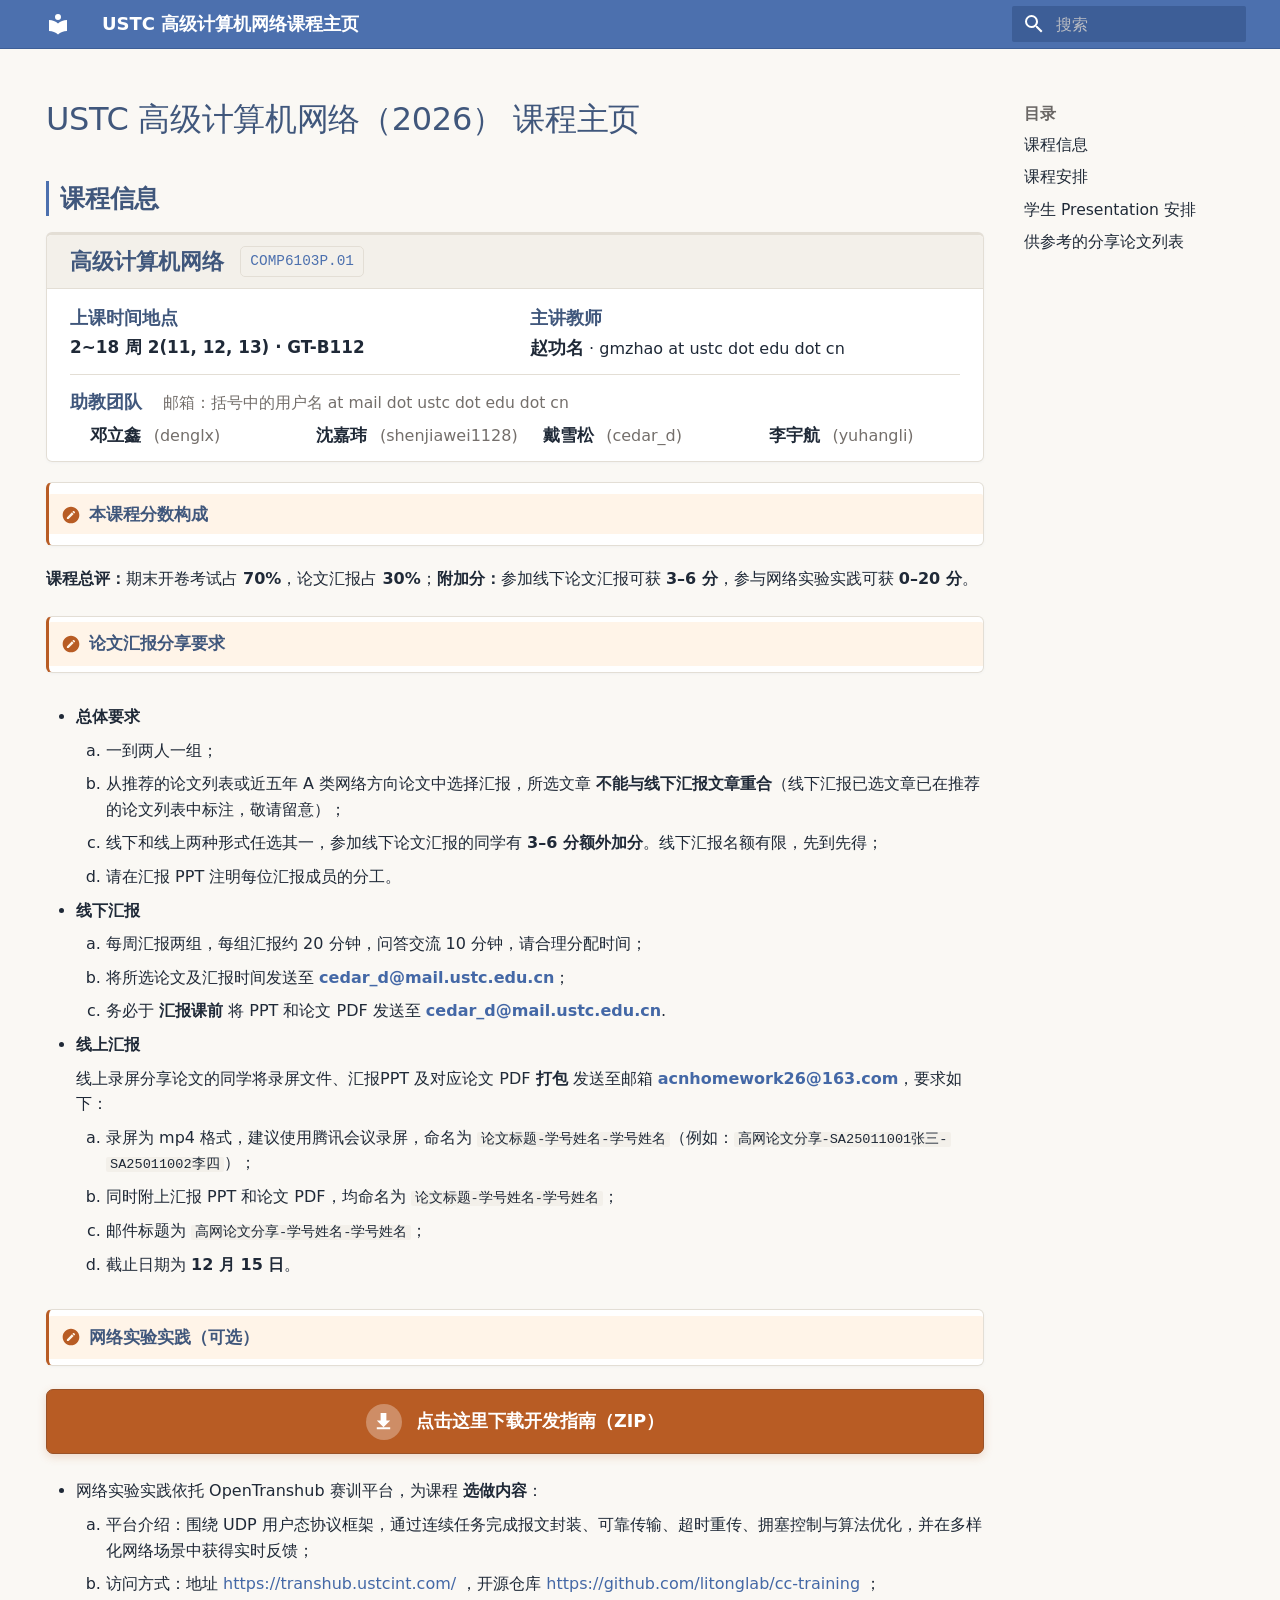
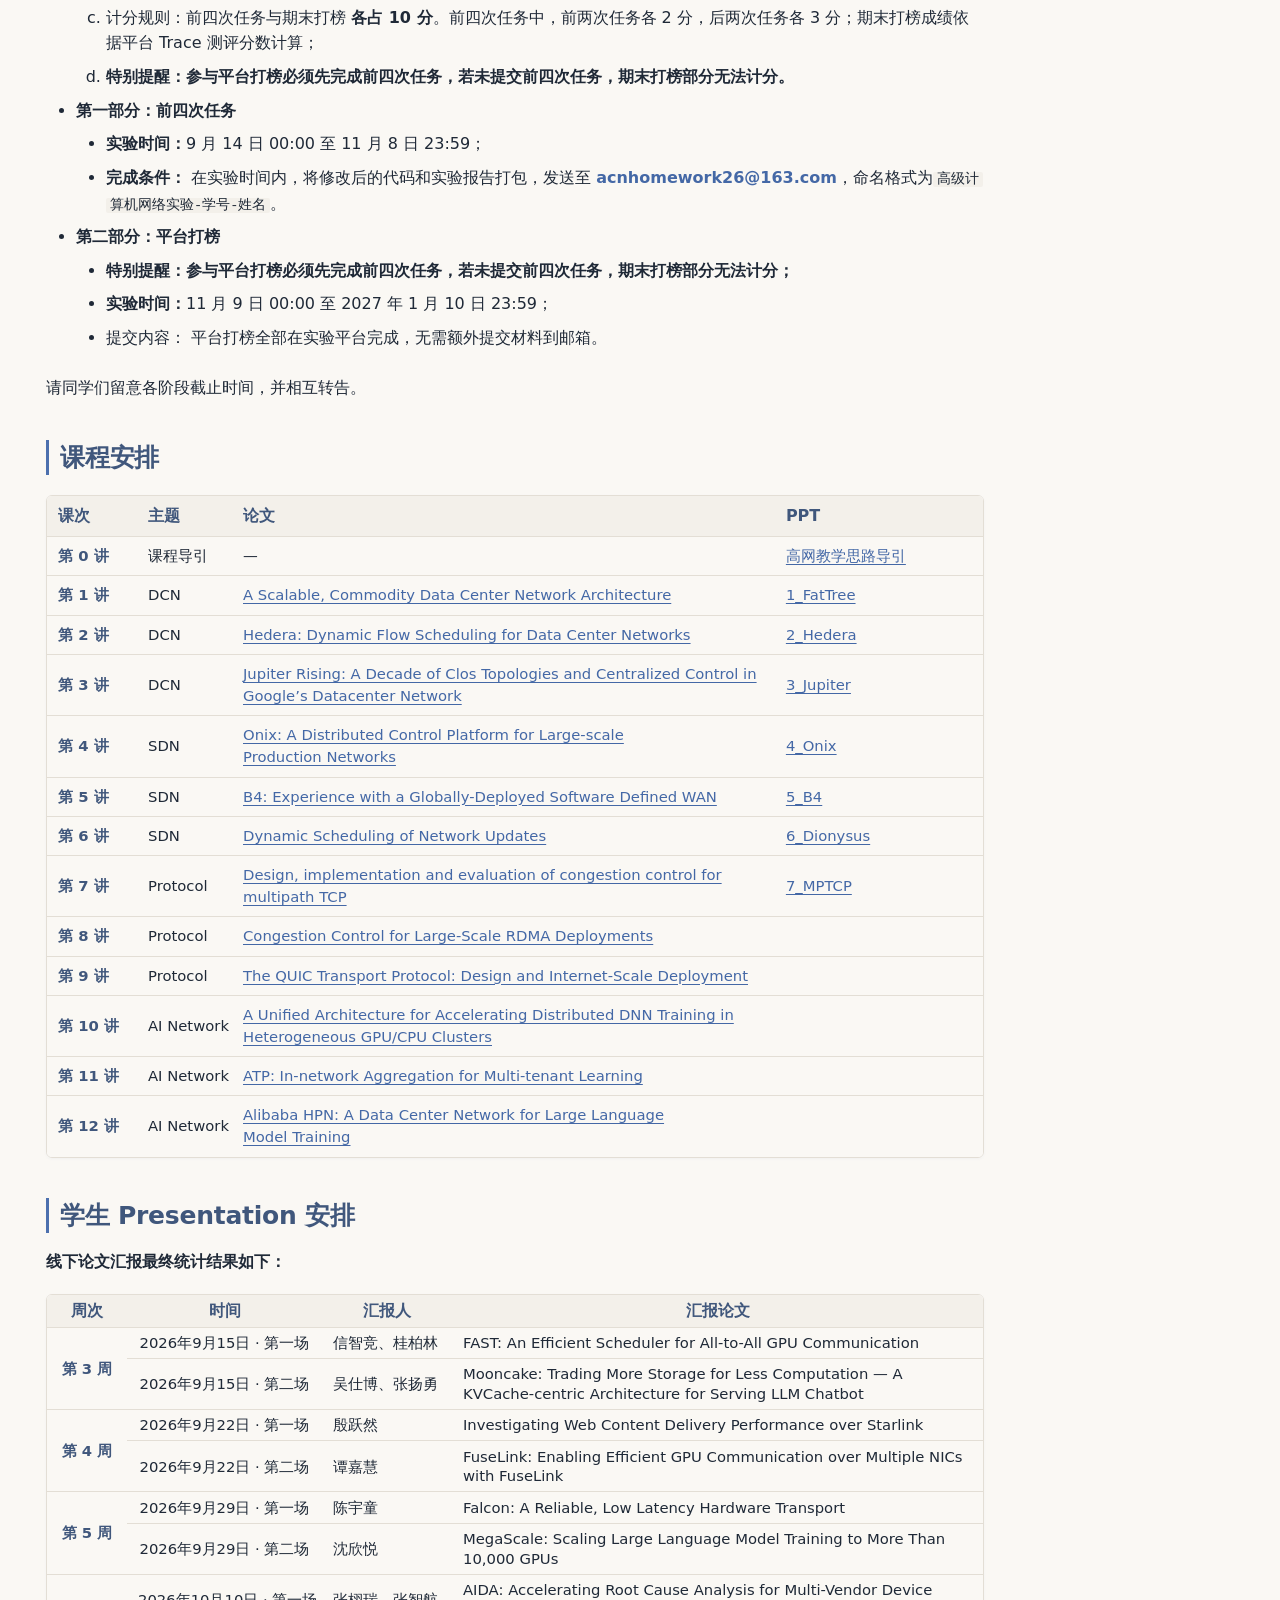
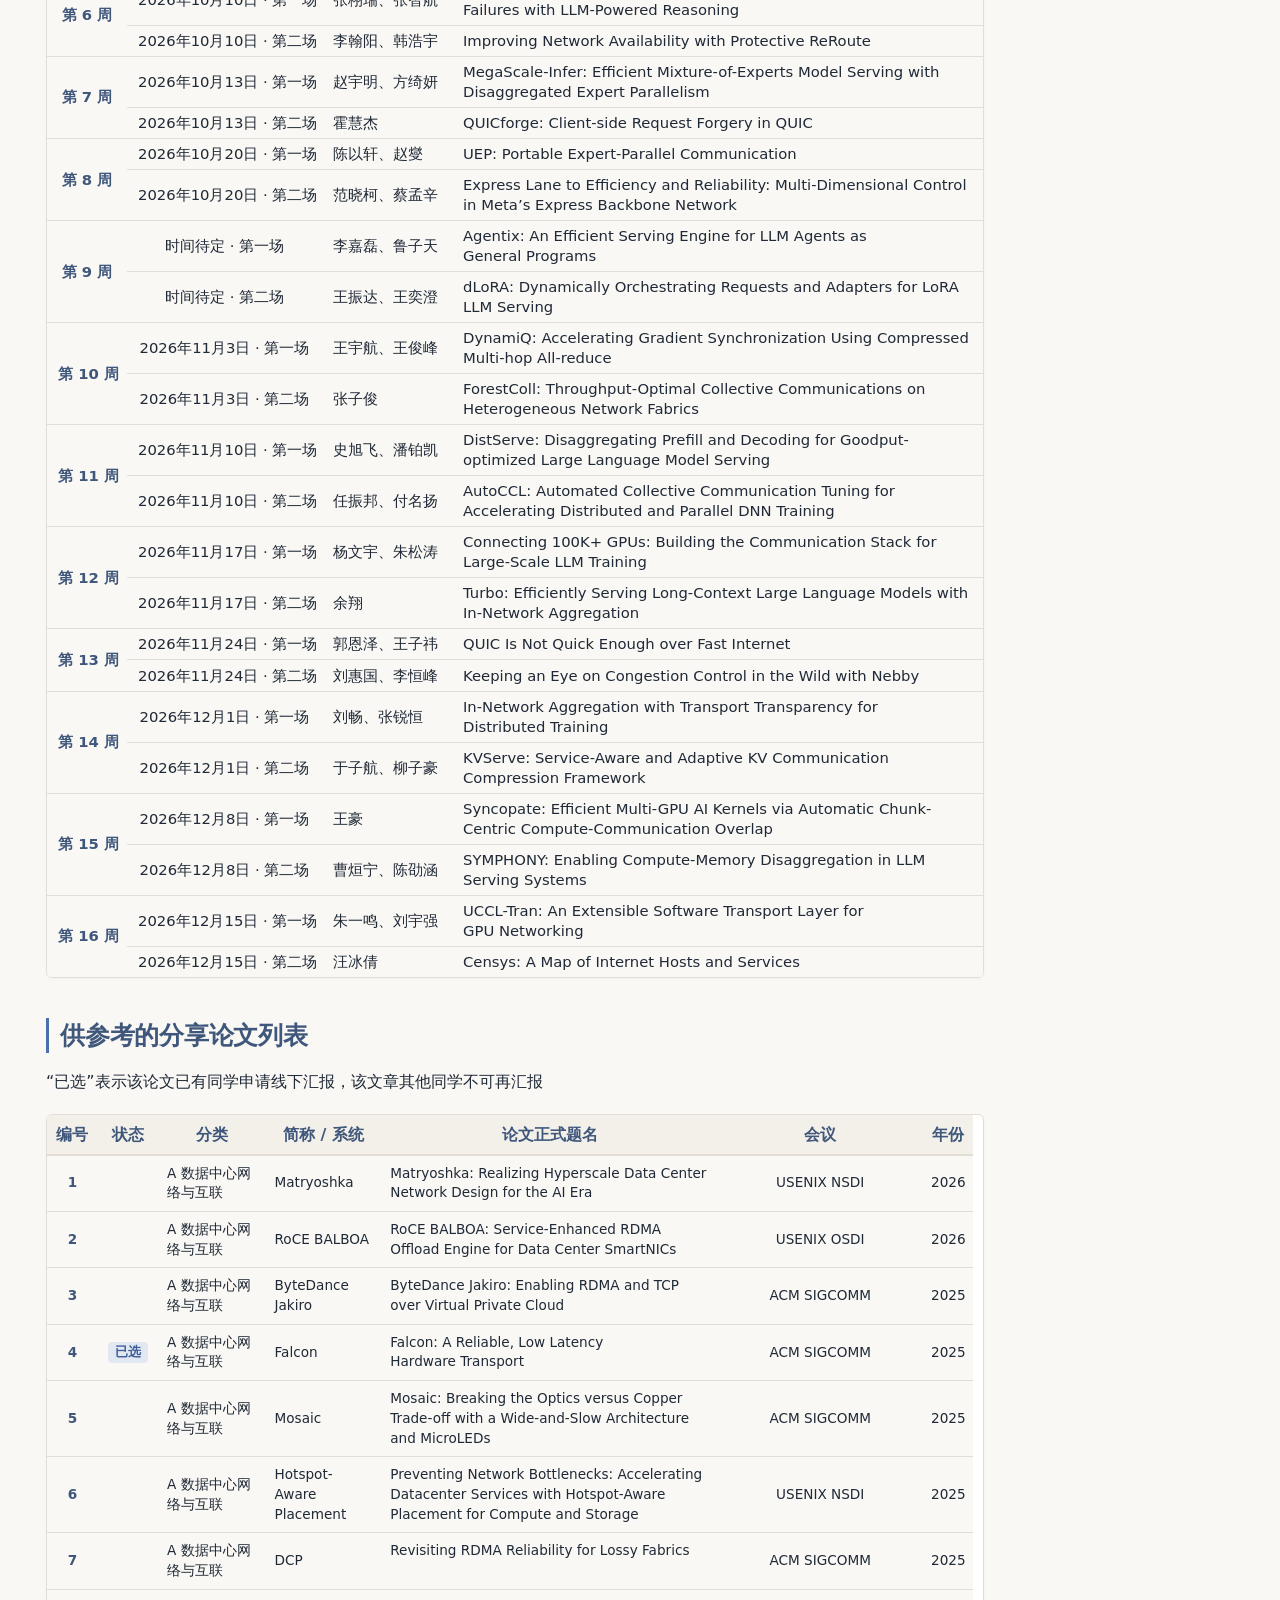
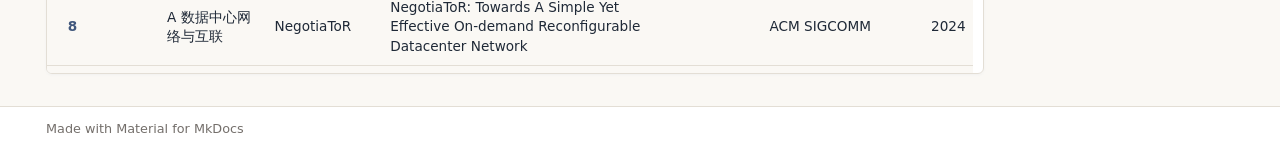
<file: index.html>
<!doctype html>
<html lang="zh" class="no-js">
  <head>
    
      <meta charset="utf-8">
      <meta name="viewport" content="width=device-width,initial-scale=1">
      
        <meta name="description" content="课程信息、教学课件与论文阅读材料">
      
      
      
        <link rel="canonical" href="https://acn-2026.github.io/">
      
      
      
      
        
      
      
      <link rel="icon" href="assets/images/favicon.png">
      <meta name="generator" content="mkdocs-1.6.1, mkdocs-material-9.7.1">
    
    
      
        <title>USTC 高级计算机网络课程主页</title>
      
    
    
      <link rel="stylesheet" href="assets/stylesheets/main.484c7ddc.min.css">
      
        
        <link rel="stylesheet" href="assets/stylesheets/palette.ab4e12ef.min.css">
      
      


    
    
      
    
    
      
    
    
      <link rel="stylesheet" href="stylesheets/extra.css?v=submission-name-style-20260915-24">
    
    <script>__md_scope=new URL(".",location),__md_hash=e=>[...e].reduce(((e,_)=>(e<<5)-e+_.charCodeAt(0)),0),__md_get=(e,_=localStorage,t=__md_scope)=>JSON.parse(_.getItem(t.pathname+"."+e)),__md_set=(e,_,t=localStorage,a=__md_scope)=>{try{t.setItem(a.pathname+"."+e,JSON.stringify(_))}catch(e){}}</script>
    
      

    
    
  </head>
  
  
    
    
    
    
    
    <body dir="ltr" data-md-color-scheme="default" data-md-color-primary="custom" data-md-color-accent="custom">
  
    
    <input class="md-toggle" data-md-toggle="drawer" type="checkbox" id="__drawer" autocomplete="off">
    <input class="md-toggle" data-md-toggle="search" type="checkbox" id="__search" autocomplete="off">
    <label class="md-overlay" for="__drawer"></label>
    <div data-md-component="skip">
      
        
        <a href="#ustc-2026" class="md-skip">
          跳转至
        </a>
      
    </div>
    <div data-md-component="announce">
      
    </div>
    
    
      

  

<header class="md-header md-header--shadow" data-md-component="header">
  <nav class="md-header__inner md-grid" aria-label="页眉">
    <a href="." title="USTC 高级计算机网络课程主页" class="md-header__button md-logo" aria-label="USTC 高级计算机网络课程主页" data-md-component="logo">
      
  
  <svg xmlns="http://www.w3.org/2000/svg" viewBox="0 0 24 24"><path d="M12 8a3 3 0 0 0 3-3 3 3 0 0 0-3-3 3 3 0 0 0-3 3 3 3 0 0 0 3 3m0 3.54C9.64 9.35 6.5 8 3 8v11c3.5 0 6.64 1.35 9 3.54 2.36-2.19 5.5-3.54 9-3.54V8c-3.5 0-6.64 1.35-9 3.54"/></svg>

    </a>
    <label class="md-header__button md-icon" for="__drawer">
      
      <svg xmlns="http://www.w3.org/2000/svg" viewBox="0 0 24 24"><path d="M3 6h18v2H3zm0 5h18v2H3zm0 5h18v2H3z"/></svg>
    </label>
    <div class="md-header__title" data-md-component="header-title">
      <div class="md-header__ellipsis">
        <div class="md-header__topic">
          <span class="md-ellipsis">
            USTC 高级计算机网络课程主页
          </span>
        </div>
        <div class="md-header__topic" data-md-component="header-topic">
          <span class="md-ellipsis">
            
              课程主页
            
          </span>
        </div>
      </div>
    </div>
    
      
    
    
    
    
      
      
        <label class="md-header__button md-icon" for="__search">
          
          <svg xmlns="http://www.w3.org/2000/svg" viewBox="0 0 24 24"><path d="M9.5 3A6.5 6.5 0 0 1 16 9.5c0 1.61-.59 3.09-1.56 4.23l.27.27h.79l5 5-1.5 1.5-5-5v-.79l-.27-.27A6.52 6.52 0 0 1 9.5 16 6.5 6.5 0 0 1 3 9.5 6.5 6.5 0 0 1 9.5 3m0 2C7 5 5 7 5 9.5S7 14 9.5 14 14 12 14 9.5 12 5 9.5 5"/></svg>
        </label>
        <div class="md-search" data-md-component="search" role="dialog">
  <label class="md-search__overlay" for="__search"></label>
  <div class="md-search__inner" role="search">
    <form class="md-search__form" name="search">
      <input type="text" class="md-search__input" name="query" aria-label="搜索" placeholder="搜索" autocapitalize="off" autocorrect="off" autocomplete="off" spellcheck="false" data-md-component="search-query" required>
      <label class="md-search__icon md-icon" for="__search">
        
        <svg xmlns="http://www.w3.org/2000/svg" viewBox="0 0 24 24"><path d="M9.5 3A6.5 6.5 0 0 1 16 9.5c0 1.61-.59 3.09-1.56 4.23l.27.27h.79l5 5-1.5 1.5-5-5v-.79l-.27-.27A6.52 6.52 0 0 1 9.5 16 6.5 6.5 0 0 1 3 9.5 6.5 6.5 0 0 1 9.5 3m0 2C7 5 5 7 5 9.5S7 14 9.5 14 14 12 14 9.5 12 5 9.5 5"/></svg>
        
        <svg xmlns="http://www.w3.org/2000/svg" viewBox="0 0 24 24"><path d="M20 11v2H8l5.5 5.5-1.42 1.42L4.16 12l7.92-7.92L13.5 5.5 8 11z"/></svg>
      </label>
      <nav class="md-search__options" aria-label="查找">
        
        <button type="reset" class="md-search__icon md-icon" title="清空当前内容" aria-label="清空当前内容" tabindex="-1">
          
          <svg xmlns="http://www.w3.org/2000/svg" viewBox="0 0 24 24"><path d="M19 6.41 17.59 5 12 10.59 6.41 5 5 6.41 10.59 12 5 17.59 6.41 19 12 13.41 17.59 19 19 17.59 13.41 12z"/></svg>
        </button>
      </nav>
      
    </form>
    <div class="md-search__output">
      <div class="md-search__scrollwrap" tabindex="0" data-md-scrollfix>
        <div class="md-search-result" data-md-component="search-result">
          <div class="md-search-result__meta">
            正在初始化搜索引擎
          </div>
          <ol class="md-search-result__list" role="presentation"></ol>
        </div>
      </div>
    </div>
  </div>
</div>
      
    
    
  </nav>
  
</header>
    
    <div class="md-container" data-md-component="container">
      
      
        
          
        
      
      <main class="md-main" data-md-component="main">
        <div class="md-main__inner md-grid">
          
            
              
                
              
              <div class="md-sidebar md-sidebar--primary" data-md-component="sidebar" data-md-type="navigation" hidden>
                <div class="md-sidebar__scrollwrap">
                  <div class="md-sidebar__inner">
                    



<nav class="md-nav md-nav--primary" aria-label="导航栏" data-md-level="0">
  <label class="md-nav__title" for="__drawer">
    <a href="." title="USTC 高级计算机网络课程主页" class="md-nav__button md-logo" aria-label="USTC 高级计算机网络课程主页" data-md-component="logo">
      
  
  <svg xmlns="http://www.w3.org/2000/svg" viewBox="0 0 24 24"><path d="M12 8a3 3 0 0 0 3-3 3 3 0 0 0-3-3 3 3 0 0 0-3 3 3 3 0 0 0 3 3m0 3.54C9.64 9.35 6.5 8 3 8v11c3.5 0 6.64 1.35 9 3.54 2.36-2.19 5.5-3.54 9-3.54V8c-3.5 0-6.64 1.35-9 3.54"/></svg>

    </a>
    USTC 高级计算机网络课程主页
  </label>
  
  <ul class="md-nav__list" data-md-scrollfix>
    
      
      
  
  
    
  
  
  
    <li class="md-nav__item md-nav__item--active">
      
      <input class="md-nav__toggle md-toggle" type="checkbox" id="__toc">
      
      
        
      
      
        <label class="md-nav__link md-nav__link--active" for="__toc">
          
  
  
  <span class="md-ellipsis">
    
  
    课程主页
  

    
  </span>
  
  

          <span class="md-nav__icon md-icon"></span>
        </label>
      
      <a href="." class="md-nav__link md-nav__link--active">
        
  
  
  <span class="md-ellipsis">
    
  
    课程主页
  

    
  </span>
  
  

      </a>
      
        

<nav class="md-nav md-nav--secondary" aria-label="目录">
  
  
  
    
  
  
    <label class="md-nav__title" for="__toc">
      <span class="md-nav__icon md-icon"></span>
      目录
    </label>
    <ul class="md-nav__list" data-md-component="toc" data-md-scrollfix>
      
        <li class="md-nav__item">
  <a href="#_1" class="md-nav__link">
    <span class="md-ellipsis">
      
        课程信息
      
    </span>
  </a>
  
</li>
      
        <li class="md-nav__item">
  <a href="#_2" class="md-nav__link">
    <span class="md-ellipsis">
      
        课程安排
      
    </span>
  </a>
  
</li>
      
        <li class="md-nav__item">
  <a href="#presentation" class="md-nav__link">
    <span class="md-ellipsis">
      
        学生 Presentation 安排
      
    </span>
  </a>
  
</li>
      
        <li class="md-nav__item">
  <a href="#_3" class="md-nav__link">
    <span class="md-ellipsis">
      
        供参考的分享论文列表
      
    </span>
  </a>
  
</li>
      
    </ul>
  
</nav>
      
    </li>
  

    
  </ul>
</nav>
                  </div>
                </div>
              </div>
            
            
              
                
              
              <div class="md-sidebar md-sidebar--secondary" data-md-component="sidebar" data-md-type="toc" >
                <div class="md-sidebar__scrollwrap">
                  <div class="md-sidebar__inner">
                    

<nav class="md-nav md-nav--secondary" aria-label="目录">
  
  
  
    
  
  
    <label class="md-nav__title" for="__toc">
      <span class="md-nav__icon md-icon"></span>
      目录
    </label>
    <ul class="md-nav__list" data-md-component="toc" data-md-scrollfix>
      
        <li class="md-nav__item">
  <a href="#_1" class="md-nav__link">
    <span class="md-ellipsis">
      
        课程信息
      
    </span>
  </a>
  
</li>
      
        <li class="md-nav__item">
  <a href="#_2" class="md-nav__link">
    <span class="md-ellipsis">
      
        课程安排
      
    </span>
  </a>
  
</li>
      
        <li class="md-nav__item">
  <a href="#presentation" class="md-nav__link">
    <span class="md-ellipsis">
      
        学生 Presentation 安排
      
    </span>
  </a>
  
</li>
      
        <li class="md-nav__item">
  <a href="#_3" class="md-nav__link">
    <span class="md-ellipsis">
      
        供参考的分享论文列表
      
    </span>
  </a>
  
</li>
      
    </ul>
  
</nav>
                  </div>
                </div>
              </div>
            
          
          
            <div class="md-content" data-md-component="content">
              
              <article class="md-content__inner md-typeset">
                
                  
  




<h1 id="ustc-2026">USTC 高级计算机网络（2026） 课程主页</h1>
<h2 id="_1">课程信息</h2>
<!-- 编辑下面的文字即可更新课程信息；请保留 div 容器和 markdown="1"。 -->

<div class="course-info">
<div class="course-info__title">
<p><strong>高级计算机网络</strong> <code>COMP6103P.01</code></p>
</div>
<div class="course-info__facts">
<dl>
<dt>上课时间地点</dt>
<dd><strong>2~18 周 2(11, 12, 13) · GT-B112</strong></dd>
<dt>主讲教师</dt>
<dd><strong>赵功名</strong> · gmzhao at ustc dot edu dot cn</dd>
</dl>
</div>
<div class="course-info__team">
<p><strong>助教团队</strong> <span class="course-info__team-note">邮箱：括号中的用户名 at mail dot ustc dot edu dot cn</span></p>
<ul>
<li><strong>邓立鑫</strong> (denglx)</li>
<li><strong>沈嘉玮</strong> (shenjiawei1128)</li>
<li><strong>戴雪松</strong> (cedar_d)</li>
<li><strong>李宇航</strong> (yuhangli)</li>
</ul>
</div>
</div>
<div class="admonition note">
<p class="admonition-title">本课程分数构成</p>
</div>
<p><span class="grading-line grading-line--total"><strong>课程总评：</strong>期末开卷考试占 <strong>70%</strong>，论文汇报占 <strong>30%</strong>；</span><span class="grading-line grading-line--bonus"><strong>附加分：</strong>参加线下论文汇报可获 <strong>3–6 分</strong>，参与网络实验实践可获 <strong>0–20 分</strong>。</span></p>
<div class="paper-report-notice">
<div class="admonition note">
<p class="admonition-title">论文汇报分享要求</p>
</div>
<ul>
<li>
<p><strong>总体要求</strong></p>
<ol>
<li>一到两人一组；</li>
<li>从推荐的论文列表或近五年 A 类网络方向论文中选择汇报，所选文章 <strong>不能与线下汇报文章重合</strong>（线下汇报已选文章已在推荐的论文列表中标注，敬请留意）；</li>
<li>线下和线上两种形式任选其一，参加线下论文汇报的同学有 <strong>3–6 分额外加分</strong>。线下汇报名额有限，先到先得；</li>
<li>请在汇报 PPT 注明每位汇报成员的分工。</li>
</ol>
</li>
<li>
<p><strong>线下汇报</strong></p>
<ol>
<li>每周汇报两组，每组汇报约 20 分钟，问答交流 10 分钟，请合理分配时间；</li>
<li>将所选论文及汇报时间发送至 <strong><a href="mailto:cedar_d@mail.ustc.edu.cn">cedar_d@mail.ustc.edu.cn</a></strong>；</li>
<li>务必于 <strong>汇报课前</strong> 将 PPT 和论文 PDF 发送至 <strong><a href="mailto:cedar_d@mail.ustc.edu.cn">cedar_d@mail.ustc.edu.cn</a></strong>.</li>
</ol>
</li>
<li>
<p><strong>线上汇报</strong></p>
<p>线上录屏分享论文的同学将录屏文件、汇报PPT 及对应论文 PDF <strong>打包</strong> 发送至邮箱 <strong><a href="mailto:acnhomework26@163.com">acnhomework26@163.com</a></strong>，要求如下：</p>
<ol>
<li>录屏为 mp4 格式，建议使用腾讯会议录屏，命名为 <code>论文标题-学号姓名-学号姓名</code>（例如：<code>高网论文分享-SA25011001张三-SA25011002李四</code>）；</li>
<li>同时附上汇报 PPT 和论文 PDF，均命名为  <code>论文标题-学号姓名-学号姓名</code>；</li>
<li>邮件标题为 <code>高网论文分享-学号姓名-学号姓名</code>；</li>
<li>截止日期为 <strong>12 月 15 日</strong>。</li>
</ol>
</li>
</ul>
<div class="admonition note">
<p class="admonition-title">网络实验实践（可选）</p>
</div>
<p><a class="lab-guide-download" href="开发指南.zip" download><span class="lab-guide-download__icon" aria-hidden="true"><svg viewBox="0 0 24 24" focusable="false"><path d="M5 20h14v-2H5v2zm14-9h-4V3H9v8H5l7 7 7-7z"></path></svg></span><span>点击这里下载开发指南（ZIP）</span></a></p>
<ul>
<li>
<p>网络实验实践依托 OpenTranshub 赛训平台，为课程 <strong>选做内容</strong>：</p>
<ol>
<li>平台介绍：围绕 UDP 用户态协议框架，通过连续任务完成报文封装、可靠传输、超时重传、拥塞控制与算法优化，并在多样化网络场景中获得实时反馈；</li>
<li>访问方式：地址 <a href="https://transhub.ustcint.com/">https://transhub.ustcint.com/</a> ，开源仓库 <a href="https://github.com/litonglab/cc-training">https://github.com/litonglab/cc-training</a> ；</li>
<li>计分规则：前四次任务与期末打榜 <strong>各占 10 分</strong>。前四次任务中，前两次任务各 2 分，后两次任务各 3 分；期末打榜成绩依据平台 Trace 测评分数计算；</li>
<li><strong>特别提醒：参与平台打榜必须先完成前四次任务，若未提交前四次任务，期末打榜部分无法计分。</strong></li>
</ol>
</li>
<li>
<p><strong>第一部分：前四次任务</strong></p>
<ul>
<li><strong>实验时间：</strong>9 月 14 日 00:00 至 11 月 8 日 23:59；</li>
<li><strong>完成条件：</strong> 在实验时间内，将修改后的代码和实验报告打包，发送至 <strong><a href="mailto:acnhomework26@163.com">acnhomework26@163.com</a></strong>，命名格式为<code>高级计算机网络实验-学号-姓名</code>。</li>
</ul>
</li>
<li>
<p><strong>第二部分：平台打榜</strong></p>
<ul>
<li><strong>特别提醒：参与平台打榜必须先完成前四次任务，若未提交前四次任务，期末打榜部分无法计分；</strong></li>
<li><strong>实验时间：</strong>11 月 9 日 00:00 至 2027 年 1 月 10 日 23:59；</li>
<li>提交内容： 平台打榜全部在实验平台完成，无需额外提交材料到邮箱。</li>
</ul>
</li>
</ul>
<p>请同学们留意各阶段截止时间，并相互转告。</p>
</div>
<h2 id="_2">课程安排</h2>
<!-- 课程安排包含第 0 讲课程导引及第 1–12 讲，论文按文件名前的讲次编号对应。 -->

<!-- 先将真实文件放入 slides/ 或 papers/，再把“待更新”替换为相对路径链接。具体示例见项目根目录 README.md。 -->

<div aria-label="课程安排表格" class="course-table course-table--schedule" role="region" tabindex="0">
<table>
<thead>
<tr>
<th>课次</th>
<th>主题</th>
<th>论文</th>
<th>PPT</th>
</tr>
</thead>
<tbody>
<tr>
<td>第 0 讲</td>
<td>课程导引</td>
<td>—</td>
<td><a href="slides/0_%E9%AB%98%E7%BD%91%E6%95%99%E5%AD%A6%E6%80%9D%E8%B7%AF%E5%AF%BC%E5%BC%95.pdf" title="高网教学思路导引">高网教学思路导引</a></td>
</tr>
<tr>
<td>第 1 讲</td>
<td>DCN</td>
<td><a href="papers/1_FatTree.pdf" title="A Scalable, Commodity Data Center Network Architecture">A Scalable, Commodity Data Center Network Architecture</a></td>
<td><a href="slides/1_FatTree.pdf" title="1_FatTree">1_FatTree</a></td>
</tr>
<tr>
<td>第 2 讲</td>
<td>DCN</td>
<td><a href="papers/2_Hedera.pdf">Hedera: Dynamic Flow Scheduling for Data Center Networks</a></td>
<td><a href="slides/2_Hedera.pdf" title="2_Hedera">2_Hedera</a></td>
</tr>
<tr>
<td>第 3 讲</td>
<td>DCN</td>
<td><a href="papers/3_Jupiter.pdf">Jupiter Rising: A Decade of Clos Topologies and Centralized Control in Google’s Datacenter Network</a></td>
<td><a href="slides/3_Jupiter.pdf" title="3_Jupiter">3_Jupiter</a></td>
</tr>
<tr>
<td>第 4 讲</td>
<td>SDN</td>
<td><a href="papers/4_Onix.pdf">Onix: A Distributed Control Platform for Large-scale Production Networks</a></td>
<td><a href="slides/4_Onix.pdf" title="4_Onix">4_Onix</a></td>
</tr>
<tr>
<td>第 5 讲</td>
<td>SDN</td>
<td><a href="papers/5_B4.pdf">B4: Experience with a Globally-Deployed Software Defined WAN</a></td>
<td><a href="slides/5_B4.pdf" title="5_B4">5_B4</a></td>
</tr>
<tr>
<td>第 6 讲</td>
<td>SDN</td>
<td><a href="papers/6_Dionysus.pdf">Dynamic Scheduling of Network Updates</a></td>
<td><a href="slides/6_Dionysus.pdf" title="6_Dionysus">6_Dionysus</a></td>
</tr>
<tr>
<td>第 7 讲</td>
<td>Protocol</td>
<td><a href="papers/7_MPTCP.pdf">Design, implementation and evaluation of congestion control for multipath TCP</a></td>
<td><a href="slides/7_MPTCP.pdf" title="7_MPTCP">7_MPTCP</a></td>
</tr>
<tr>
<td>第 8 讲</td>
<td>Protocol</td>
<td><a href="papers/8_DCQCN.pdf">Congestion Control for Large-Scale RDMA Deployments</a></td>
<td></td>
</tr>
<tr>
<td>第 9 讲</td>
<td>Protocol</td>
<td><a href="papers/9_QUIC.pdf">The QUIC Transport Protocol: Design and Internet-Scale Deployment</a></td>
<td></td>
</tr>
<tr>
<td>第 10 讲</td>
<td>AI Network</td>
<td><a href="papers/10_BytePS.pdf">A Unified Architecture for Accelerating Distributed DNN Training in Heterogeneous GPU/CPU Clusters</a></td>
<td></td>
</tr>
<tr>
<td>第 11 讲</td>
<td>AI Network</td>
<td><a href="papers/11_ATP.pdf">ATP: In-network Aggregation for Multi-tenant Learning</a></td>
<td></td>
</tr>
<tr>
<td>第 12 讲</td>
<td>AI Network</td>
<td><a href="papers/12_AlibabaHPN.pdf">Alibaba HPN: A Data Center Network for Large Language Model Training</a></td>
<td></td>
</tr>
</tbody>
</table>
</div>
<h2 id="presentation">学生 Presentation 安排</h2>
<p><strong>线下论文汇报最终统计结果如下：</strong></p>
<div aria-label="学生论文汇报安排表格" class="course-table course-table--presentations" role="region" tabindex="0">
<table>
<thead>
    <tr>
      <th>周次</th>
      <th>时间</th>
      <th>汇报人</th>
      <th>汇报论文</th>
    </tr>
  </thead>
<tbody>
    <tr>
      <td class="presentation-week-cell" rowspan="2">第 3 周</td>
      <td class="presentation-slot-cell"><span class="presentation-slot">2026年9月15日 · 第一场</span></td>
      <td class="presentation-speakers-cell"><span class="presentation-speaker">信智竞、</span><span class="presentation-speaker">桂柏林</span></td>
      <td>FAST: An Efficient Scheduler for All-to-All GPU Communication</td>
    </tr>
    <tr>
      <td class="presentation-slot-cell"><span class="presentation-slot">2026年9月15日 · 第二场</span></td>
      <td class="presentation-speakers-cell"><span class="presentation-speaker">吴仕博、</span><span class="presentation-speaker">张扬勇</span></td>
      <td>Mooncake: Trading More Storage for Less Computation — A KVCache-centric Architecture for Serving LLM Chatbot</td>
    </tr>
    <tr>
      <td class="presentation-week-cell" rowspan="2">第 4 周</td>
      <td class="presentation-slot-cell"><span class="presentation-slot">2026年9月22日 · 第一场</span></td>
      <td class="presentation-speakers-cell"><span class="presentation-speaker">殷跃然</span></td>

      <td>Investigating Web Content Delivery Performance over Starlink</td>
    </tr>
    <tr>
      <td class="presentation-slot-cell"><span class="presentation-slot">2026年9月22日 · 第二场</span></td>
      <td class="presentation-speakers-cell"><span class="presentation-speaker">谭嘉慧</span></td>
      <td>FuseLink: Enabling Efficient GPU Communication over Multiple NICs with FuseLink</td>
    </tr>
    <tr>
      <td class="presentation-week-cell" rowspan="2">第 5 周</td>
      <td class="presentation-slot-cell"><span class="presentation-slot">2026年9月29日 · 第一场</span></td>
      <td class="presentation-speakers-cell"><span class="presentation-speaker">陈宇童</span></td>
      <td>Falcon: A Reliable, Low Latency Hardware Transport</td>
    </tr>
    <tr>
      <td class="presentation-slot-cell"><span class="presentation-slot">2026年9月29日 · 第二场</span></td>
      <td class="presentation-speakers-cell"><span class="presentation-speaker">沈欣悦</span></td>
      <td>MegaScale: Scaling Large Language Model Training to More Than 10,000 GPUs</td>
    </tr>
    <tr>
      <td class="presentation-week-cell" rowspan="2">第 6 周</td>
      <td class="presentation-slot-cell"><span class="presentation-slot">2026年10月10日 · 第一场</span></td>
      <td class="presentation-speakers-cell"><span class="presentation-speaker">张栩瑞、</span><span class="presentation-speaker">张智航</span></td>
      <td>AIDA: Accelerating Root Cause Analysis for Multi-Vendor Device Failures with LLM-Powered Reasoning</td>
    </tr>
    <tr>
      <td class="presentation-slot-cell"><span class="presentation-slot">2026年10月10日 · 第二场</span></td>
      <td class="presentation-speakers-cell"><span class="presentation-speaker">李翰阳、</span><span class="presentation-speaker">韩浩宇</span></td>
      <td>Improving Network Availability with Protective ReRoute</td>
    </tr>
    <tr>
      <td class="presentation-week-cell" rowspan="2">第 7 周</td>
      <td class="presentation-slot-cell"><span class="presentation-slot">2026年10月13日 · 第一场</span></td>
      <td class="presentation-speakers-cell"><span class="presentation-speaker">赵宇明、</span><span class="presentation-speaker">方绮妍</span></td>
      <td>MegaScale-Infer: Efficient Mixture-of-Experts Model Serving with Disaggregated Expert Parallelism</td>
    </tr>
    <tr>
      <td class="presentation-slot-cell"><span class="presentation-slot">2026年10月13日 · 第二场</span></td>
      <td class="presentation-speakers-cell"><span class="presentation-speaker">霍慧杰</span></td>
      <td>QUICforge: Client-side Request Forgery in QUIC</td>
    </tr>
    <tr>
      <td class="presentation-week-cell" rowspan="2">第 8 周</td>
      <td class="presentation-slot-cell"><span class="presentation-slot">2026年10月20日 · 第一场</span></td>
      <td class="presentation-speakers-cell"><span class="presentation-speaker">陈以轩、</span><span class="presentation-speaker">赵燮</span></td>
      <td>UEP: Portable Expert-Parallel Communication</td>
    </tr>
    <tr>
      <td class="presentation-slot-cell"><span class="presentation-slot">2026年10月20日 · 第二场</span></td>
      <td class="presentation-speakers-cell"><span class="presentation-speaker">范晓柯、</span><span class="presentation-speaker">蔡孟辛</span></td>
      <td>Express Lane to Efficiency and Reliability: Multi-Dimensional Control in Meta’s Express Backbone Network</td>
    </tr>
    <tr>
      <td class="presentation-week-cell" rowspan="2">第 9 周</td>
      <td class="presentation-slot-cell"><span class="presentation-slot">时间待定 · 第一场</span></td>
      <td class="presentation-speakers-cell"><span class="presentation-speaker">李嘉磊、</span><span class="presentation-speaker">鲁子天</span></td>
      <td>Agentix: An Efficient Serving Engine for LLM Agents as General Programs</td>
    </tr>
    <tr>
      <td class="presentation-slot-cell"><span class="presentation-slot">时间待定 · 第二场</span></td>
      <td class="presentation-speakers-cell"><span class="presentation-speaker">王振达、</span><span class="presentation-speaker">王奕澄</span></td>
      <td>dLoRA: Dynamically Orchestrating Requests and Adapters for LoRA LLM Serving</td>
    </tr>
    <tr>
      <td class="presentation-week-cell" rowspan="2">第 10 周</td>
      <td class="presentation-slot-cell"><span class="presentation-slot">2026年11月3日 · 第一场</span></td>
      <td class="presentation-speakers-cell"><span class="presentation-speaker">王宇航、</span><span class="presentation-speaker">王俊峰</span></td>
      <td>DynamiQ: Accelerating Gradient Synchronization Using Compressed Multi-hop All-reduce</td>
    </tr>
    <tr>
      <td class="presentation-slot-cell"><span class="presentation-slot">2026年11月3日 · 第二场</span></td>
      <td class="presentation-speakers-cell"><span class="presentation-speaker">张子俊</span></td>
      <td>ForestColl: Throughput-Optimal Collective Communications on Heterogeneous Network Fabrics</td>
    </tr>
    <tr>
      <td class="presentation-week-cell" rowspan="2">第 11 周</td>
      <td class="presentation-slot-cell"><span class="presentation-slot">2026年11月10日 · 第一场</span></td>
      <td class="presentation-speakers-cell"><span class="presentation-speaker">史旭飞、</span><span class="presentation-speaker">潘铂凯</span></td>
      <td>DistServe: Disaggregating Prefill and Decoding for Goodput-optimized Large Language Model Serving</td>
    </tr>
    <tr>
      <td class="presentation-slot-cell"><span class="presentation-slot">2026年11月10日 · 第二场</span></td>
      <td class="presentation-speakers-cell"><span class="presentation-speaker">任振邦、</span><span class="presentation-speaker">付名扬</span></td>
      <td>AutoCCL: Automated Collective Communication Tuning for Accelerating Distributed and Parallel DNN Training</td>
    </tr>
    <tr>
      <td class="presentation-week-cell" rowspan="2">第 12 周</td>
      <td class="presentation-slot-cell"><span class="presentation-slot">2026年11月17日 · 第一场</span></td>
      <td class="presentation-speakers-cell"><span class="presentation-speaker">杨文宇、</span><span class="presentation-speaker">朱松涛</span></td>
      <td>Connecting 100K+ GPUs: Building the Communication Stack for Large-Scale LLM Training</td>
    </tr>
    <tr>
      <td class="presentation-slot-cell"><span class="presentation-slot">2026年11月17日 · 第二场</span></td>
      <td class="presentation-speakers-cell"><span class="presentation-speaker">余翔</span></td>
      <td>Turbo: Efficiently Serving Long-Context Large Language Models with In-Network Aggregation</td>
    </tr>
    <tr>
      <td class="presentation-week-cell" rowspan="2">第 13 周</td>
      <td class="presentation-slot-cell"><span class="presentation-slot">2026年11月24日 · 第一场</span></td>
      <td class="presentation-speakers-cell"><span class="presentation-speaker">郭恩泽、</span><span class="presentation-speaker">王子祎</span></td>
      <td>QUIC Is Not Quick Enough over Fast Internet</td>
    </tr>
    <tr>
      <td class="presentation-slot-cell"><span class="presentation-slot">2026年11月24日 · 第二场</span></td>
      <td class="presentation-speakers-cell"><span class="presentation-speaker">刘惠国、</span><span class="presentation-speaker">李恒峰</span></td>
      <td>Keeping an Eye on Congestion Control in the Wild with Nebby</td>
    </tr>
    <tr>
      <td class="presentation-week-cell" rowspan="2">第 14 周</td>
      <td class="presentation-slot-cell"><span class="presentation-slot">2026年12月1日 · 第一场</span></td>
      <td class="presentation-speakers-cell"><span class="presentation-speaker">刘畅、</span><span class="presentation-speaker">张锐恒</span></td>
      <td>In-Network Aggregation with Transport Transparency for Distributed Training</td>
    </tr>
    <tr>
      <td class="presentation-slot-cell"><span class="presentation-slot">2026年12月1日 · 第二场</span></td>
      <td class="presentation-speakers-cell"><span class="presentation-speaker">于子航、</span><span class="presentation-speaker">柳子豪</span></td>
      <td>KVServe: Service-Aware and Adaptive KV Communication Compression Framework</td>
    </tr>
    <tr>
      <td class="presentation-week-cell" rowspan="2">第 15 周</td>
      <td class="presentation-slot-cell"><span class="presentation-slot">2026年12月8日 · 第一场</span></td>
      <td class="presentation-speakers-cell"><span class="presentation-speaker">王豪</span></td>
      <td>Syncopate: Efficient Multi-GPU AI Kernels via Automatic Chunk-Centric Compute-Communication Overlap</td>
    </tr>
    <tr>
      <td class="presentation-slot-cell"><span class="presentation-slot">2026年12月8日 · 第二场</span></td>
      <td class="presentation-speakers-cell"><span class="presentation-speaker">曹烜宁、</span><span class="presentation-speaker">陈劭涵</span></td>
      <td>SYMPHONY: Enabling Compute-Memory Disaggregation in LLM Serving Systems</td>
    </tr>
    <tr>
      <td class="presentation-week-cell" rowspan="2">第 16 周</td>
      <td class="presentation-slot-cell"><span class="presentation-slot">2026年12月15日 · 第一场</span></td>
      <td class="presentation-speakers-cell"><span class="presentation-speaker">朱一鸣、</span><span class="presentation-speaker">刘宇强</span></td>
      <td>UCCL-Tran: An Extensible Software Transport Layer for GPU Networking</td>
    </tr>
    <tr>
      <td class="presentation-slot-cell"><span class="presentation-slot">2026年12月15日 · 第二场</span></td>
      <td class="presentation-speakers-cell"><span class="presentation-speaker">汪冰倩</span></td>
      <td>Censys: A Map of Internet Hosts and Services</td>
    </tr>
  </tbody>
</table>
</div>
<h2 id="_3">供参考的分享论文列表</h2>
<p>“已选”表示该论文已有同学申请线下汇报，该文章其他同学不可再汇报</p>
<div aria-label="参考论文列表" class="course-table course-table--papers" role="region" tabindex="0">
<table>
<thead>
<tr>
<th style="text-align: center;">编号</th>
<th style="text-align: center;">状态</th>
<th>分类</th>
<th>简称 / 系统</th>
<th>论文正式题名</th>
<th style="text-align: center;">会议</th>
<th style="text-align: center;">年份</th>
</tr>
</thead>
<tbody>
<tr>
<td style="text-align: center;">1</td>
<td style="text-align: center;"></td>
<td>A 数据中心网络与互联</td>
<td>Matryoshka</td>
<td>Matryoshka: Realizing Hyperscale Data Center Network Design for the AI Era</td>
<td style="text-align: center;">USENIX NSDI</td>
<td style="text-align: center;">2026</td>
</tr>
<tr>
<td style="text-align: center;">2</td>
<td style="text-align: center;"></td>
<td>A 数据中心网络与互联</td>
<td>RoCE BALBOA</td>
<td>RoCE BALBOA: Service-Enhanced RDMA Offload Engine for Data Center SmartNICs</td>
<td style="text-align: center;">USENIX OSDI</td>
<td style="text-align: center;">2026</td>
</tr>
<tr>
<td style="text-align: center;">3</td>
<td style="text-align: center;"></td>
<td>A 数据中心网络与互联</td>
<td>ByteDance Jakiro</td>
<td>ByteDance Jakiro: Enabling RDMA and TCP over Virtual Private Cloud</td>
<td style="text-align: center;">ACM SIGCOMM</td>
<td style="text-align: center;">2025</td>
</tr>
<tr>
<td style="text-align: center;">4</td>
<td style="text-align: center;"><span class="paper-status">已选</span></td>
<td>A 数据中心网络与互联</td>
<td>Falcon</td>
<td>Falcon: A Reliable, Low Latency Hardware Transport</td>
<td style="text-align: center;">ACM SIGCOMM</td>
<td style="text-align: center;">2025</td>
</tr>
<tr>
<td style="text-align: center;">5</td>
<td style="text-align: center;"></td>
<td>A 数据中心网络与互联</td>
<td>Mosaic</td>
<td>Mosaic: Breaking the Optics versus Copper Trade-off with a Wide-and-Slow Architecture and MicroLEDs</td>
<td style="text-align: center;">ACM SIGCOMM</td>
<td style="text-align: center;">2025</td>
</tr>
<tr>
<td style="text-align: center;">6</td>
<td style="text-align: center;"></td>
<td>A 数据中心网络与互联</td>
<td>Hotspot-Aware Placement</td>
<td>Preventing Network Bottlenecks: Accelerating Datacenter Services with Hotspot-Aware Placement for Compute and Storage</td>
<td style="text-align: center;">USENIX NSDI</td>
<td style="text-align: center;">2025</td>
</tr>
<tr>
<td style="text-align: center;">7</td>
<td style="text-align: center;"></td>
<td>A 数据中心网络与互联</td>
<td>DCP</td>
<td>Revisiting RDMA Reliability for Lossy Fabrics</td>
<td style="text-align: center;">ACM SIGCOMM</td>
<td style="text-align: center;">2025</td>
</tr>
<tr>
<td style="text-align: center;">8</td>
<td style="text-align: center;"></td>
<td>A 数据中心网络与互联</td>
<td>NegotiaToR</td>
<td>NegotiaToR: Towards A Simple Yet Effective On-demand Reconfigurable Datacenter Network</td>
<td style="text-align: center;">ACM SIGCOMM</td>
<td style="text-align: center;">2024</td>
</tr>
<tr>
<td style="text-align: center;">9</td>
<td style="text-align: center;"></td>
<td>A 数据中心网络与互联</td>
<td>Realizing RotorNet</td>
<td>Realizing RotorNet: Toward Practical Microsecond Scale Optical Networking</td>
<td style="text-align: center;">ACM SIGCOMM</td>
<td style="text-align: center;">2024</td>
</tr>
<tr>
<td style="text-align: center;">10</td>
<td style="text-align: center;"></td>
<td>A 数据中心网络与互联</td>
<td>ConWeave</td>
<td>Network Load Balancing with In-network Reordering Support for RDMA</td>
<td style="text-align: center;">ACM SIGCOMM</td>
<td style="text-align: center;">2023</td>
</tr>
<tr>
<td style="text-align: center;">11</td>
<td style="text-align: center;"></td>
<td>A 数据中心网络与互联</td>
<td>TopoOpt</td>
<td>TopoOpt: Co-optimizing Network Topology and Parallelization Strategy for Distributed Training Jobs</td>
<td style="text-align: center;">USENIX NSDI</td>
<td style="text-align: center;">2023</td>
</tr>
<tr>
<td style="text-align: center;">12</td>
<td style="text-align: center;"></td>
<td>A 数据中心网络与互联</td>
<td>Jupiter Evolving</td>
<td>Jupiter Evolving: Transforming Google's Datacenter Network via Optical Circuit Switches and Software-Defined Networking</td>
<td style="text-align: center;">ACM SIGCOMM</td>
<td style="text-align: center;">2022</td>
</tr>
<tr>
<td style="text-align: center;">13</td>
<td style="text-align: center;"></td>
<td>A 数据中心网络与互联</td>
<td>PLB</td>
<td>PLB: Congestion Signals are Simple and Effective for Network Load Balancing</td>
<td style="text-align: center;">ACM SIGCOMM</td>
<td style="text-align: center;">2022</td>
</tr>
<tr>
<td style="text-align: center;">14</td>
<td style="text-align: center;"></td>
<td>B SDN、流量工程与网络验证</td>
<td>CrossCheck</td>
<td>CrossCheck: Input Validation for WAN Control Systems</td>
<td style="text-align: center;">USENIX NSDI</td>
<td style="text-align: center;">2026</td>
</tr>
<tr>
<td style="text-align: center;">15</td>
<td style="text-align: center;"><span class="paper-status">已选</span></td>
<td>B SDN、流量工程与网络验证</td>
<td>Meta Express Backbone</td>
<td>Express Lane to Efficiency and Reliability: Multi-Dimensional Control in Meta’s Express Backbone Network</td>
<td style="text-align: center;">USENIX NSDI</td>
<td style="text-align: center;">2026</td>
</tr>
<tr>
<td style="text-align: center;">16</td>
<td style="text-align: center;"></td>
<td>B SDN、流量工程与网络验证</td>
<td>HEDGE</td>
<td>HEDGE: Traffic Engineering with Probabilistic Link Capacities</td>
<td style="text-align: center;">USENIX NSDI</td>
<td style="text-align: center;">2026</td>
</tr>
<tr>
<td style="text-align: center;">17</td>
<td style="text-align: center;"></td>
<td>B SDN、流量工程与网络验证</td>
<td>REAL</td>
<td>REAL: Emulating Control Plane at Simulator’s Cost</td>
<td style="text-align: center;">USENIX NSDI</td>
<td style="text-align: center;">2026</td>
</tr>
<tr>
<td style="text-align: center;">18</td>
<td style="text-align: center;"></td>
<td>B SDN、流量工程与网络验证</td>
<td>AppNet</td>
<td>High-level Programming for Application Networks</td>
<td style="text-align: center;">USENIX NSDI</td>
<td style="text-align: center;">2025</td>
</tr>
<tr>
<td style="text-align: center;">19</td>
<td style="text-align: center;"></td>
<td>B SDN、流量工程与网络验证</td>
<td>Confucius</td>
<td>Intent-Driven Network Management with Multi-Agent LLMs: The Confucius Framework</td>
<td style="text-align: center;">ACM SIGCOMM</td>
<td style="text-align: center;">2025</td>
</tr>
<tr>
<td style="text-align: center;">20</td>
<td style="text-align: center;"></td>
<td>B SDN、流量工程与网络验证</td>
<td>p4tv</td>
<td>On Temporal Verification of Stateful P4 Programs</td>
<td style="text-align: center;">USENIX NSDI</td>
<td style="text-align: center;">2025</td>
</tr>
<tr>
<td style="text-align: center;">21</td>
<td style="text-align: center;"></td>
<td>B SDN、流量工程与网络验证</td>
<td>In-Place Consistent Update</td>
<td>Algorithms for In-Place, Consistent Network Update</td>
<td style="text-align: center;">ACM SIGCOMM</td>
<td style="text-align: center;">2024</td>
</tr>
<tr>
<td style="text-align: center;">22</td>
<td style="text-align: center;"></td>
<td>B SDN、流量工程与网络验证</td>
<td>EPVerifier</td>
<td>EPVerifier: Accelerating Update Storms Verification with Edge-Predicate</td>
<td style="text-align: center;">USENIX NSDI</td>
<td style="text-align: center;">2024</td>
</tr>
<tr>
<td style="text-align: center;">23</td>
<td style="text-align: center;"></td>
<td>B SDN、流量工程与网络验证</td>
<td>NetEdit</td>
<td>NetEdit: An Orchestration Platform for eBPF Network Functions at Scale</td>
<td style="text-align: center;">ACM SIGCOMM</td>
<td style="text-align: center;">2024</td>
</tr>
<tr>
<td style="text-align: center;">24</td>
<td style="text-align: center;"></td>
<td>B SDN、流量工程与网络验证</td>
<td>POSEIDON</td>
<td>POSEIDON: A Consolidated Virtual Network Controller that Manages Millions of Tenants via Config Tree</td>
<td style="text-align: center;">USENIX NSDI</td>
<td style="text-align: center;">2024</td>
</tr>
<tr>
<td style="text-align: center;">25</td>
<td style="text-align: center;"></td>
<td>B SDN、流量工程与网络验证</td>
<td>Triton</td>
<td>Triton: A Flexible Hardware Offloading Architecture for Accelerating Apsara vSwitch in Alibaba Cloud</td>
<td style="text-align: center;">ACM SIGCOMM</td>
<td style="text-align: center;">2024</td>
</tr>
<tr>
<td style="text-align: center;">26</td>
<td style="text-align: center;"></td>
<td>B SDN、流量工程与网络验证</td>
<td>Teal</td>
<td>Teal: Learning-Accelerated Optimization of WAN Traffic Engineering</td>
<td style="text-align: center;">ACM SIGCOMM</td>
<td style="text-align: center;">2023</td>
</tr>
<tr>
<td style="text-align: center;">27</td>
<td style="text-align: center;"></td>
<td>C 拥塞控制与高性能传输</td>
<td>FRCC</td>
<td>FRCC: Towards Provably Fair and Robust Congestion Control</td>
<td style="text-align: center;">USENIX NSDI</td>
<td style="text-align: center;">2026</td>
</tr>
<tr>
<td style="text-align: center;">28</td>
<td style="text-align: center;"></td>
<td>C 拥塞控制与高性能传输</td>
<td>PolicyCache</td>
<td>PolicyCache: Intra-flow Learning in Congestion Control</td>
<td style="text-align: center;">USENIX NSDI</td>
<td style="text-align: center;">2026</td>
</tr>
<tr>
<td style="text-align: center;">29</td>
<td style="text-align: center;"></td>
<td>C 拥塞控制与高性能传输</td>
<td>Presto</td>
<td>Presto: A Match-Action TCP Stack for the Terabit Era</td>
<td style="text-align: center;">ACM SIGCOMM</td>
<td style="text-align: center;">2026</td>
</tr>
<tr>
<td style="text-align: center;">30</td>
<td style="text-align: center;"></td>
<td>C 拥塞控制与高性能传输</td>
<td>CClinguist</td>
<td>CClinguist: An Expert-Free Framework for Future-Compatible Congestion Control Algorithm Identification</td>
<td style="text-align: center;">ACM SIGCOMM</td>
<td style="text-align: center;">2025</td>
</tr>
<tr>
<td style="text-align: center;">31</td>
<td style="text-align: center;"></td>
<td>C 拥塞控制与高性能传输</td>
<td>SIRD</td>
<td>SIRD: A Sender-Informed, Receiver-Driven Datacenter Transport Protocol</td>
<td style="text-align: center;">USENIX NSDI</td>
<td style="text-align: center;">2025</td>
</tr>
<tr>
<td style="text-align: center;">32</td>
<td style="text-align: center;"></td>
<td>C 拥塞控制与高性能传输</td>
<td>Söze</td>
<td>Söze: One Network Telemetry Is All You Need for Per-flow Weighted Bandwidth Allocation at Scale</td>
<td style="text-align: center;">USENIX OSDI</td>
<td style="text-align: center;">2025</td>
</tr>
<tr>
<td style="text-align: center;">33</td>
<td style="text-align: center;"><span class="paper-status">已选</span></td>
<td>C 拥塞控制与高性能传输</td>
<td>Nebby</td>
<td>Keeping an Eye on Congestion Control in the Wild with Nebby</td>
<td style="text-align: center;">ACM SIGCOMM</td>
<td style="text-align: center;">2024</td>
</tr>
<tr>
<td style="text-align: center;">34</td>
<td style="text-align: center;"></td>
<td>C 拥塞控制与高性能传输</td>
<td>CCmatic</td>
<td>Towards provably performant congestion control</td>
<td style="text-align: center;">USENIX NSDI</td>
<td style="text-align: center;">2024</td>
</tr>
<tr>
<td style="text-align: center;">35</td>
<td style="text-align: center;"></td>
<td>C 拥塞控制与高性能传输</td>
<td>Bolt</td>
<td>Bolt: Sub-RTT Congestion Control for Ultra-Low Latency</td>
<td style="text-align: center;">USENIX NSDI</td>
<td style="text-align: center;">2023</td>
</tr>
<tr>
<td style="text-align: center;">36</td>
<td style="text-align: center;"></td>
<td>D 多路径与QUIC</td>
<td>STORM</td>
<td>STORM: a Multipath QUIC Scheduler for Quick Streaming Media Transport under Unstable Mobile Networks</td>
<td style="text-align: center;">USENIX ATC</td>
<td style="text-align: center;">2025</td>
</tr>
<tr>
<td style="text-align: center;">37</td>
<td style="text-align: center;"></td>
<td>D 多路径与QUIC</td>
<td>QDSR</td>
<td>QDSR: Accelerating Layer-7 Load Balancing by Direct Server Return with QUIC</td>
<td style="text-align: center;">USENIX ATC</td>
<td style="text-align: center;">2024</td>
</tr>
<tr>
<td style="text-align: center;">38</td>
<td style="text-align: center;"><span class="paper-status">已选</span></td>
<td>D 多路径与QUIC</td>
<td>QUIC over Fast Internet</td>
<td>QUIC is not Quick Enough over Fast Internet</td>
<td style="text-align: center;"><span class="paper-venue-full">The Web Conference (WWW)</span><span class="paper-venue-short">WWW</span></td>
<td style="text-align: center;">2024</td>
</tr>
<tr>
<td style="text-align: center;">39</td>
<td style="text-align: center;"></td>
<td>D 多路径与QUIC</td>
<td>TECC</td>
<td>TECC: Towards Efficient QUIC Tunneling via Collaborative Transmission Control</td>
<td style="text-align: center;">USENIX NSDI</td>
<td style="text-align: center;">2024</td>
</tr>
<tr>
<td style="text-align: center;">40</td>
<td style="text-align: center;"><span class="paper-status">已选</span></td>
<td>D 多路径与QUIC</td>
<td>Protective ReRoute</td>
<td>Improving Network Availability with Protective ReRoute</td>
<td style="text-align: center;">ACM SIGCOMM</td>
<td style="text-align: center;">2023</td>
</tr>
<tr>
<td style="text-align: center;">41</td>
<td style="text-align: center;"><span class="paper-status">已选</span></td>
<td>D 多路径与QUIC</td>
<td>QUICforge</td>
<td>QUICforge: Client-side Request Forgery in QUIC</td>
<td style="text-align: center;">NDSS</td>
<td style="text-align: center;">2023</td>
</tr>
<tr>
<td style="text-align: center;">42</td>
<td style="text-align: center;"><span class="paper-status">已选</span></td>
<td>E AI训练网络与GPU通信</td>
<td>100K+ GPU Comm Stack</td>
<td>Connecting 100K+ GPUs: Building the Communication Stack for Large-Scale LLM Training</td>
<td style="text-align: center;">ACM SIGCOMM</td>
<td style="text-align: center;">2026</td>
</tr>
<tr>
<td style="text-align: center;">43</td>
<td style="text-align: center;"><span class="paper-status">已选</span></td>
<td>E AI训练网络与GPU通信</td>
<td>DynamiQ</td>
<td>DynamiQ: Accelerating Gradient Synchronization using Compressed Multi-hop All-reduce</td>
<td style="text-align: center;">ACM SIGCOMM</td>
<td style="text-align: center;">2026</td>
</tr>
<tr>
<td style="text-align: center;">44</td>
<td style="text-align: center;"><span class="paper-status">已选</span></td>
<td>E AI训练网络与GPU通信</td>
<td>FAST</td>
<td>FAST: An Efficient Scheduler for All-to-All GPU Communication</td>
<td style="text-align: center;">USENIX NSDI</td>
<td style="text-align: center;">2026</td>
</tr>
<tr>
<td style="text-align: center;">45</td>
<td style="text-align: center;"><span class="paper-status">已选</span></td>
<td>E AI训练网络与GPU通信</td>
<td>ForestColl</td>
<td>ForestColl: Throughput-Optimal Collective Communications on Heterogeneous Network Fabrics</td>
<td style="text-align: center;">USENIX NSDI</td>
<td style="text-align: center;">2026</td>
</tr>
<tr>
<td style="text-align: center;">46</td>
<td style="text-align: center;"><span class="paper-status">已选</span></td>
<td>E AI训练网络与GPU通信</td>
<td>Syncopate</td>
<td>Syncopate: Efficient Multi-GPU AI Kernels via Automatic Chunk-Centric Compute-Communication Overlap</td>
<td style="text-align: center;">USENIX OSDI</td>
<td style="text-align: center;">2026</td>
</tr>
<tr>
<td style="text-align: center;">47</td>
<td style="text-align: center;"><span class="paper-status">已选</span></td>
<td>E AI训练网络与GPU通信</td>
<td>UCCL-Tran</td>
<td>UCCL-Tran: An Extensible Software Transport Layer for GPU Networking</td>
<td style="text-align: center;">USENIX OSDI</td>
<td style="text-align: center;">2026</td>
</tr>
<tr>
<td style="text-align: center;">48</td>
<td style="text-align: center;"><span class="paper-status">已选</span></td>
<td>E AI训练网络与GPU通信</td>
<td>UEP</td>
<td>UEP: Portable Expert-Parallel Communication</td>
<td style="text-align: center;">USENIX OSDI</td>
<td style="text-align: center;">2026</td>
</tr>
<tr>
<td style="text-align: center;">49</td>
<td style="text-align: center;"></td>
<td>E AI训练网络与GPU通信</td>
<td>SwitchGNN</td>
<td>Accelerating Distributed Graph Learning by Using Collaborative In-Network Multicast and Aggregation</td>
<td style="text-align: center;">USENIX ATC</td>
<td style="text-align: center;">2025</td>
</tr>
<tr>
<td style="text-align: center;">50</td>
<td style="text-align: center;"></td>
<td>E AI训练网络与GPU通信</td>
<td>Stellar</td>
<td>Alibaba Stellar: A New Generation RDMA Network for Cloud AI</td>
<td style="text-align: center;">ACM SIGCOMM</td>
<td style="text-align: center;">2025</td>
</tr>
<tr>
<td style="text-align: center;">51</td>
<td style="text-align: center;"><span class="paper-status">已选</span></td>
<td>E AI训练网络与GPU通信</td>
<td>AutoCCL</td>
<td>AutoCCL: Automated Collective Communication Tuning for Accelerating Distributed and Parallel DNN Training</td>
<td style="text-align: center;">USENIX NSDI</td>
<td style="text-align: center;">2025</td>
</tr>
<tr>
<td style="text-align: center;">52</td>
<td style="text-align: center;"><span class="paper-status">已选</span></td>
<td>E AI训练网络与GPU通信</td>
<td>FuseLink</td>
<td>Enabling Efficient GPU Communication over Multiple NICs with FuseLink</td>
<td style="text-align: center;">USENIX OSDI</td>
<td style="text-align: center;">2025</td>
</tr>
<tr>
<td style="text-align: center;">53</td>
<td style="text-align: center;"></td>
<td>E AI训练网络与GPU通信</td>
<td>MixNet</td>
<td>MixNet: A Runtime Reconfigurable Optical-Electrical Fabric for Distributed Mixture-of-Experts Training</td>
<td style="text-align: center;">ACM SIGCOMM</td>
<td style="text-align: center;">2025</td>
</tr>
<tr>
<td style="text-align: center;">54</td>
<td style="text-align: center;"></td>
<td>E AI训练网络与GPU通信</td>
<td>OptiReduce</td>
<td>OptiReduce: Resilient and Tail-Optimal AllReduce for Distributed Deep Learning in the Cloud</td>
<td style="text-align: center;">USENIX NSDI</td>
<td style="text-align: center;">2025</td>
</tr>
<tr>
<td style="text-align: center;">55</td>
<td style="text-align: center;"></td>
<td>E AI训练网络与GPU通信</td>
<td>ResCCL</td>
<td>ResCCL: Resource-Efficient Scheduling for Collective Communication</td>
<td style="text-align: center;">ACM SIGCOMM</td>
<td style="text-align: center;">2025</td>
</tr>
<tr>
<td style="text-align: center;">56</td>
<td style="text-align: center;"></td>
<td>E AI训练网络与GPU通信</td>
<td>ZEN</td>
<td>ZEN: Empowering Distributed Training with Sparsity-driven Data Synchronization</td>
<td style="text-align: center;">USENIX OSDI</td>
<td style="text-align: center;">2025</td>
</tr>
<tr>
<td style="text-align: center;">57</td>
<td style="text-align: center;"><span class="paper-status">已选</span></td>
<td>E AI训练网络与GPU通信</td>
<td>MegaScale</td>
<td>MegaScale: Scaling Large Language Model Training to More Than 10,000 GPUs</td>
<td style="text-align: center;">USENIX NSDI</td>
<td style="text-align: center;">2024</td>
</tr>
<tr>
<td style="text-align: center;">58</td>
<td style="text-align: center;"></td>
<td>E AI训练网络与GPU通信</td>
<td>Meta RoCE</td>
<td>RDMA over Ethernet for Distributed Training at Meta Scale</td>
<td style="text-align: center;">ACM SIGCOMM</td>
<td style="text-align: center;">2024</td>
</tr>
<tr>
<td style="text-align: center;">59</td>
<td style="text-align: center;"></td>
<td>E AI训练网络与GPU通信</td>
<td>TE-CCL</td>
<td>Rethinking Machine Learning Collective Communication as a Multi-Commodity Flow Problem</td>
<td style="text-align: center;">ACM SIGCOMM</td>
<td style="text-align: center;">2024</td>
</tr>
<tr>
<td style="text-align: center;">60</td>
<td style="text-align: center;"><span class="paper-status">已选</span></td>
<td>E AI训练网络与GPU通信</td>
<td>NetReduce</td>
<td>In-Network Aggregation with Transport Transparency for Distributed Training</td>
<td style="text-align: center;">ASPLOS</td>
<td style="text-align: center;">2023</td>
</tr>
<tr>
<td style="text-align: center;">61</td>
<td style="text-align: center;"></td>
<td>E AI训练网络与GPU通信</td>
<td>TACCL</td>
<td>TACCL: Guiding Collective Algorithm Synthesis using Communication Sketches</td>
<td style="text-align: center;">USENIX NSDI</td>
<td style="text-align: center;">2023</td>
</tr>
<tr>
<td style="text-align: center;">62</td>
<td style="text-align: center;"><span class="paper-status">已选</span></td>
<td>F 大模型推理与通信</td>
<td>KVServe</td>
<td>KVServe: Service-Aware KV Cache Compression for Communication-Efficient Disaggregated LLM Serving</td>
<td style="text-align: center;">ACM SIGCOMM</td>
<td style="text-align: center;">2026</td>
</tr>
<tr>
<td style="text-align: center;">63</td>
<td style="text-align: center;"><span class="paper-status">已选</span></td>
<td>F 大模型推理与通信</td>
<td>SYMPHONY</td>
<td>SYMPHONY: Enabling Compute-Memory Disaggregation in LLM Serving Systems</td>
<td style="text-align: center;">USENIX NSDI</td>
<td style="text-align: center;">2026</td>
</tr>
<tr>
<td style="text-align: center;">64</td>
<td style="text-align: center;"><span class="paper-status">已选</span></td>
<td>F 大模型推理与通信</td>
<td>MegaScale-Infer</td>
<td>MegaScale-Infer: Efficient Mixture-of-Experts Model Serving with Disaggregated Expert Parallelism</td>
<td style="text-align: center;">ACM SIGCOMM</td>
<td style="text-align: center;">2025</td>
</tr>
<tr>
<td style="text-align: center;">65</td>
<td style="text-align: center;"><span class="paper-status">已选</span></td>
<td>F 大模型推理与通信</td>
<td>Mooncake</td>
<td>Mooncake: Trading More Storage for Less Computation — A KVCache-centric Architecture for Serving LLM Chatbot</td>
<td style="text-align: center;">USENIX FAST</td>
<td style="text-align: center;">2025</td>
</tr>
<tr>
<td style="text-align: center;">66</td>
<td style="text-align: center;"><span class="paper-status">已选</span></td>
<td>F 大模型推理与通信</td>
<td>DistServe</td>
<td>DistServe: Disaggregating Prefill and Decoding for Goodput-optimized Large Language Model Serving</td>
<td style="text-align: center;">USENIX OSDI</td>
<td style="text-align: center;">2024</td>
</tr>
<tr>
<td style="text-align: center;">67</td>
<td style="text-align: center;"></td>
<td>G 网络测量、无线与前沿拓展</td>
<td>BLADE</td>
<td>BLADE: Adaptive Wi-Fi Contention Control for Next-Generation Real-Time Communication</td>
<td style="text-align: center;">USENIX NSDI</td>
<td style="text-align: center;">2026</td>
</tr>
<tr>
<td style="text-align: center;">68</td>
<td style="text-align: center;"><span class="paper-status">已选</span></td>
<td>G 网络测量、无线与前沿拓展</td>
<td>Censys（2025）</td>
<td>Censys: A Map of Internet Hosts and Services</td>
<td style="text-align: center;">ACM SIGCOMM</td>
<td style="text-align: center;">2025</td>
</tr>
<tr>
<td style="text-align: center;">69</td>
<td style="text-align: center;"></td>
<td>G 网络测量、无线与前沿拓展</td>
<td>LeoCC</td>
<td>LeoCC: Making Internet Congestion Control Robust to LEO Satellite Dynamics</td>
<td style="text-align: center;">ACM SIGCOMM</td>
<td style="text-align: center;">2025</td>
</tr>
<tr>
<td style="text-align: center;">70</td>
<td style="text-align: center;"></td>
<td>G 网络测量、无线与前沿拓展</td>
<td>Zoom2Net</td>
<td>Zoom2Net: Constrained Network Telemetry Imputation</td>
<td style="text-align: center;">ACM SIGCOMM</td>
<td style="text-align: center;">2024</td>
</tr>
<tr>
<td style="text-align: center;">71</td>
<td style="text-align: center;"><span class="paper-status">已选</span></td>
<td>H AI for Networking与网络仿真</td>
<td>AIDA</td>
<td>AIDA: Accelerating Root Cause Analysis for Multi-Vendor Device Failures with LLM-Powered Reasoning</td>
<td style="text-align: center;">ACM SIGCOMM</td>
<td style="text-align: center;">2026</td>
</tr>
<tr>
<td style="text-align: center;">72</td>
<td style="text-align: center;"></td>
<td>H AI for Networking与网络仿真</td>
<td>NetNomos</td>
<td>Making Logic a First-Class Citizen in Generative ML for Networking</td>
<td style="text-align: center;">USENIX NSDI</td>
<td style="text-align: center;">2026</td>
</tr>
<tr>
<td style="text-align: center;">73</td>
<td style="text-align: center;"></td>
<td>H AI for Networking与网络仿真</td>
<td>Nüwa</td>
<td>Nüwa: A Generative Control Plane for AI Network Simulation</td>
<td style="text-align: center;">ACM SIGCOMM</td>
<td style="text-align: center;">2026</td>
</tr>
<tr>
<td style="text-align: center;">74</td>
<td style="text-align: center;"></td>
<td>H AI for Networking与网络仿真</td>
<td>Wormhole</td>
<td>Supercharging Packet-level Network Simulation of Large Model Training via Memoization and Fast-Forwarding</td>
<td style="text-align: center;">USENIX NSDI</td>
<td style="text-align: center;">2026</td>
</tr>
<tr>
<td style="text-align: center;">75</td>
<td style="text-align: center;"></td>
<td>H AI for Networking与网络仿真</td>
<td>NetKeeper</td>
<td>NetKeeper: Enhancing Network Resilience with Autonomous Network Configuration Update on Traffic Patterns and Anomalies</td>
<td style="text-align: center;">USENIX ATC</td>
<td style="text-align: center;">2025</td>
</tr>
<tr>
<td style="text-align: center;">76</td>
<td style="text-align: center;"></td>
<td>H AI for Networking与网络仿真</td>
<td>NetLLM</td>
<td>NetLLM: Adapting Large Language Models for Networking</td>
<td style="text-align: center;">ACM SIGCOMM</td>
<td style="text-align: center;">2024</td>
</tr>
</tbody>
</table>
</div>







  
  




  



                
              </article>
            </div>
          
          
<script>var target=document.getElementById(location.hash.slice(1));target&&target.name&&(target.checked=target.name.startsWith("__tabbed_"))</script>
        </div>
        
      </main>
      
        <footer class="md-footer">
  
  <div class="md-footer-meta md-typeset">
    <div class="md-footer-meta__inner md-grid">
      <div class="md-copyright">
  
  
    Made with
    <a href="https://squidfunk.github.io/mkdocs-material/" target="_blank" rel="noopener">
      Material for MkDocs
    </a>
  
</div>
      
    </div>
  </div>
</footer>
      
    </div>
    <div class="md-dialog" data-md-component="dialog">
      <div class="md-dialog__inner md-typeset"></div>
    </div>
    
    
    
      
      
      <script id="__config" type="application/json">{"annotate": null, "base": ".", "features": [], "search": "assets/javascripts/workers/search.2c215733.min.js", "tags": null, "translations": {"clipboard.copied": "\u5df2\u590d\u5236", "clipboard.copy": "\u590d\u5236", "search.result.more.one": "\u5728\u8be5\u9875\u4e0a\u8fd8\u6709 1 \u4e2a\u7b26\u5408\u6761\u4ef6\u7684\u7ed3\u679c", "search.result.more.other": "\u5728\u8be5\u9875\u4e0a\u8fd8\u6709 # \u4e2a\u7b26\u5408\u6761\u4ef6\u7684\u7ed3\u679c", "search.result.none": "\u6ca1\u6709\u627e\u5230\u7b26\u5408\u6761\u4ef6\u7684\u7ed3\u679c", "search.result.one": "\u627e\u5230 1 \u4e2a\u7b26\u5408\u6761\u4ef6\u7684\u7ed3\u679c", "search.result.other": "# \u4e2a\u7b26\u5408\u6761\u4ef6\u7684\u7ed3\u679c", "search.result.placeholder": "\u952e\u5165\u4ee5\u5f00\u59cb\u641c\u7d22", "search.result.term.missing": "\u7f3a\u5c11", "select.version": "\u9009\u62e9\u5f53\u524d\u7248\u672c"}, "version": null}</script>
    
    
      <script src="assets/javascripts/bundle.79ae519e.min.js"></script>
      
    
  </body>
</html>
</file>
<file: stylesheets/extra.css>
/* 保留 Material 原生排版，使用系统字体，不加载 Google Fonts。 */
:root {
  --md-text-font: system-ui, -apple-system, BlinkMacSystemFont, "Segoe UI", "Microsoft YaHei", sans-serif;
  --md-code-font: ui-monospace, Consolas, monospace;

  /* 唯一基础色板：明亮柔和的蓝与暖白底色，橙色仅用于通知。 */
  --course-primary: #4C70AE;
  --course-primary-hover: #3D5E97;
  --course-accent: var(--course-primary);
  --course-canvas: #FAF8F4;
  --course-surface: #FFFFFF;
  --course-soft: #F3F0EA;
  --course-text: #1F2937;
  --course-muted: #746F6B;
  --course-heading: #40577C;
  --course-border: #E3DED5;
  --course-warning: #B85C24;
  --course-warning-bg: #FFF4E8;
  --course-link: #4468A6;
  --course-link-hover: #365487;

  /* 派生状态色也集中维护；浅灰底上的小字略加深以满足对比度。 */
  --course-muted-on-tint: color-mix(in srgb, var(--course-muted) 88%, var(--course-text));
  --course-on-primary: var(--course-surface);
  --course-on-primary-muted: color-mix(in srgb, var(--course-on-primary) 82%, var(--course-primary));
  --course-hover: var(--course-soft);
  --course-focus: var(--course-primary);
  --course-search-bg: var(--course-primary-hover);
  --course-search-hover: color-mix(in srgb, var(--course-primary-hover) 90%, var(--course-text));
  --course-selection: color-mix(in srgb, var(--course-accent) 16%, var(--course-surface));
  --course-shadow: color-mix(in srgb, var(--course-primary) 5%, transparent);
  --course-overlay: color-mix(in srgb, var(--course-primary) 48%, transparent);
  --course-fg-subtle: color-mix(in srgb, var(--course-text) 40%, transparent);
  --course-fg-faint: color-mix(in srgb, var(--course-text) 7%, transparent);
  --course-surface-light: color-mix(in srgb, var(--course-surface) 70%, transparent);
  --course-surface-lighter: color-mix(in srgb, var(--course-surface) 30%, transparent);
  --course-surface-lightest: color-mix(in srgb, var(--course-surface) 12%, transparent);
}

[data-md-color-scheme="default"][data-md-color-primary="custom"] {
  --md-primary-fg-color: var(--course-primary);
  --md-primary-fg-color--light: var(--course-primary);
  --md-primary-fg-color--dark: var(--course-primary-hover);
  --md-primary-bg-color: var(--course-on-primary);
  --md-primary-bg-color--light: var(--course-on-primary-muted);
  --md-default-bg-color: var(--course-canvas);
  --md-default-bg-color--light: var(--course-surface-light);
  --md-default-bg-color--lighter: var(--course-surface-lighter);
  --md-default-bg-color--lightest: var(--course-surface-lightest);
  --md-default-fg-color: var(--course-text);
  --md-default-fg-color--light: var(--course-muted-on-tint);
  --md-default-fg-color--lighter: var(--course-fg-subtle);
  --md-default-fg-color--lightest: var(--course-fg-faint);
  --md-typeset-a-color: var(--course-link);
  --md-accent-fg-color: var(--course-link-hover);
  --md-accent-fg-color--transparent: var(--course-hover);
  --md-typeset-mark-color: var(--course-selection);
  --md-code-fg-color: var(--course-text);
  --md-code-bg-color: var(--course-soft);
  --md-admonition-bg-color: var(--course-surface);
  --md-admonition-fg-color: var(--course-text);
  --md-footer-bg-color: var(--course-surface);
  --md-footer-bg-color--dark: var(--course-surface);
  --md-footer-fg-color: var(--course-text);
  --md-footer-fg-color--light: var(--course-muted);
  --md-footer-fg-color--lighter: var(--course-muted);
}

/* 柔和蓝顶栏；所有状态只调整颜色和不占布局空间的视觉效果。 */
.md-header,
.md-tabs {
  background-color: var(--course-primary);
  color: var(--course-on-primary);
}
.md-header {
  border-bottom: 1px solid var(--md-primary-fg-color--dark);
  box-shadow: none;
}
.md-header__button:hover,
.md-header__button:active {
  background-color: var(--course-primary-hover);
  color: var(--course-on-primary);
}
.md-header__button:focus-visible,
.md-tabs__link:focus-visible { outline: 2px solid var(--course-on-primary); }
.md-tabs__link:hover,
.md-tabs__link--active { color: var(--course-on-primary); }
.md-footer { border-top: 1px solid var(--course-border); }
.md-typeset h1,
.md-typeset h2,
.md-typeset h3,
.md-typeset h4,
.md-typeset h5,
.md-typeset h6 { color: var(--course-heading); }
.md-typeset h1 { font-weight: 500; }
.md-typeset h2 {
  border-left: 3px solid var(--course-accent);
  padding-left: 0.55rem;
  font-weight: 600;
}
.md-typeset a:hover,
.md-typeset a:focus-visible { color: var(--course-link-hover); }
.md-typeset a:active { color: var(--course-primary-hover); }
.md-typeset a:focus-visible,
.md-nav__link:focus-visible {
  outline: 2px solid var(--course-focus);
  outline-offset: 2px;
}
.md-nav__link--active,
.md-nav__item .md-nav__link--active { color: var(--course-primary); }
.md-nav__link:hover,
.md-nav__link:focus-visible,
.md-nav__item .md-nav__link--active:hover,
.md-nav__item .md-nav__link--active:focus-visible { color: var(--course-link-hover); }
@media (min-width: 60em) {
  .md-sidebar--secondary .md-nav__title {
    font-size: 0.82rem;
    font-weight: 650;
  }
  .md-sidebar--secondary .md-nav__link {
    font-size: 0.78rem;
    line-height: 1.45;
  }
}
::selection {
  background-color: var(--course-selection);
  color: var(--course-text);
}

/* 搜索：收起时使用较深的主色，展开及手机状态白底，不改变原生占位符行为。 */
.md-search__form,
.md-search__scrollwrap {
  background-color: var(--course-surface);
  color: var(--course-text);
}
.md-search__input { color: var(--course-text); }
.md-search__input + .md-search__icon { color: var(--course-muted); }
.md-search__form:focus-within {
  box-shadow: inset 0 0 0 2px var(--course-focus);
}
.md-search__overlay { background-color: var(--course-overlay); }
.md-search-result__meta {
  background-color: var(--course-soft);
  color: var(--course-muted-on-tint);
}
.md-search-result .md-typeset { color: var(--course-muted-on-tint); }
.md-search-result__title { color: var(--course-heading); }
.md-search-result mark,
.md-search-result__more > summary { color: var(--course-link); }
.md-search-result__link:hover,
.md-search-result__link:focus,
.md-search-result__item--active > .md-search-result__link {
  background-color: var(--course-hover);
  box-shadow: 0 -1px 0 var(--course-hover);
}
.md-search-result__link:active { background-color: var(--course-selection); }
@media (min-width: 60em) {
  .md-header .md-search__form { background-color: var(--course-search-bg); }
  .md-header .md-search__form:hover { background-color: var(--course-search-hover); }
  .md-header .md-search__form:focus-within {
    box-shadow: inset 0 0 0 2px var(--course-on-primary);
  }
  .md-header .md-search__input,
  .md-header .md-search__input + .md-search__icon { color: var(--course-on-primary); }
  .md-header .md-search__input::placeholder { color: var(--course-on-primary-muted); }
}
[data-md-toggle="search"]:checked ~ .md-header .md-search__form {
  background-color: var(--course-surface);
  color: var(--course-text);
}
[data-md-toggle="search"]:checked ~ .md-header .md-search__form:focus-within {
  box-shadow: inset 0 0 0 2px var(--course-focus);
}
[data-md-toggle="search"]:checked ~ .md-header .md-search__input,
[data-md-toggle="search"]:checked ~ .md-header .md-search__input + .md-search__icon {
  color: var(--course-text);
}

/* 橙色仅用于通知边线、图标和浅底，通知文字保持深色。 */
.md-typeset .admonition.note,
.md-typeset details.note {
  font-size: 0.8rem;
  line-height: 1.75;
  border-color: var(--course-border);
  border-left: 3px solid var(--course-warning);
  border-radius: 0.3rem;
  background-color: var(--course-surface);
  color: var(--course-text);
  box-shadow: 0 1px 3px var(--course-shadow);
}
.md-typeset .note > .admonition-title,
.md-typeset .note > summary {
  font-size: 0.85rem;
  line-height: 1.6;
  background-color: var(--course-warning-bg);
  color: var(--course-heading);
}
.md-typeset .note > .admonition-title::before,
.md-typeset .note > summary::before { background-color: var(--course-warning); }
.md-typeset .note > summary::after { color: var(--course-warning); }
.md-typeset .note > .admonition-title::before,
.md-typeset .note > summary::before,
.md-typeset .note > summary::after {
  top: calc(0.8em - 0.1rem);
}
.md-typeset .admonition.note:focus-within,
.md-typeset details.note:focus-within {
  box-shadow: 0 0 0 2px var(--course-focus);
}

/* 通知框内各级有序列表统一显示为 1、2、3。 */
.md-typeset .admonition ol {
  list-style-type: decimal;
}

/* 论文汇报与实验说明：正文更紧凑，标题仍保持原字号与层级。 */
.paper-report-notice .admonition.note {
  font-size: 0.75rem;
  line-height: 1.5;
}

.paper-report-notice .admonition.note > .admonition-title {
  font-size: 0.85rem;
}
.paper-report-notice .admonition.note p,
.paper-report-notice .admonition.note ul,
.paper-report-notice .admonition.note ol {
  margin-block: 0.35em;
}
.paper-report-notice .admonition.note li { margin-block: 0.14em; }
.paper-report-notice .admonition.note li > p { margin-block: 0.12em; }

/* 提交材料的命名格式沿用正文字体，避免默认等宽代码字体显得偏小、突兀。 */
.paper-report-notice .admonition.note code {
  padding: 0.08em 0.3em;
  border: 1px solid var(--course-border);
  border-radius: 0.2rem;
  background: var(--course-soft);
  color: var(--course-heading);
  font-family: inherit;
  font-size: 1em;
  font-weight: 650;
  line-height: inherit;
  overflow-wrap: anywhere;
  -webkit-box-decoration-break: clone;
  box-decoration-break: clone;
}

/* 说明框内的链接自行显示焦点状态，不让点击联动改变整个外框颜色。 */
.paper-report-notice .admonition.note:focus-within {
  box-shadow: 0 1px 3px var(--course-shadow);
}

/* 网络实验开发指南：使用提示框的暖橙色，和顶部导航的蓝色形成明确区分。 */
.paper-report-notice .lab-guide-download {
  display: flex;
  align-items: center;
  justify-content: center;
  gap: 0.7rem;
  box-sizing: border-box;
  width: 100%;
  margin: 0.65rem 0 0.8rem;
  padding: 0.68rem 0.85rem;
  border: 1px solid color-mix(in srgb, var(--course-warning) 80%, var(--course-text));
  border-radius: 0.35rem;
  background: var(--course-warning);
  color: var(--course-on-primary);
  box-shadow: 0 3px 10px color-mix(in srgb, var(--course-warning) 20%, transparent);
  font-size: 0.88rem;
  font-weight: 700;
  line-height: 1.35;
  text-decoration: none;
}
.paper-report-notice .lab-guide-download:visited {
  color: var(--course-on-primary);
}
.paper-report-notice .lab-guide-download:hover,
.paper-report-notice .lab-guide-download:active {
  background: color-mix(in srgb, var(--course-warning) 80%, var(--course-text));
  color: var(--course-on-primary);
  text-decoration: none;
}
.paper-report-notice .lab-guide-download:focus-visible {
  outline: 3px solid color-mix(in srgb, var(--course-warning) 35%, transparent);
  outline-offset: 2px;
  background: color-mix(in srgb, var(--course-warning) 80%, var(--course-text));
  color: var(--course-on-primary);
  text-decoration: none;
}
.paper-report-notice .lab-guide-download__icon {
  display: grid;
  flex: 0 0 1.8rem;
  width: 1.8rem;
  height: 1.8rem;
  place-items: center;
  border-radius: 50%;
  background: var(--course-surface-lighter);
  color: var(--course-on-primary);
  line-height: 1;
}
.paper-report-notice .lab-guide-download__icon svg {
  display: block;
  width: 1.15rem;
  height: 1.15rem;
  fill: currentColor;
}

/* 课程信息：一个紧凑面板，文字仍由 index.md 维护。 */
.md-typeset .course-info {
  margin: 0.8rem 0 1rem;
  border: 1px solid var(--course-border);
  border-top: 3px solid var(--course-border);
  border-radius: 0.3rem;
  background: var(--course-surface);
  box-shadow: 0 1px 3px var(--course-shadow);
  overflow: hidden;
  overflow-wrap: break-word;
  word-break: normal;
  line-break: strict;
}

.course-info__title {
  padding: 0.45rem 1.15rem;
  border-bottom: 1px solid var(--course-border);
  background: var(--course-soft);
}
.md-typeset .course-info__title p {
  display: flex;
  flex-wrap: wrap;
  align-items: center;
  gap: 0.4rem 0.8rem;
  margin: 0;
}
.course-info__title strong {
  color: var(--course-heading);
  font-size: 1.12rem;
  font-weight: 650;
}
.md-typeset .course-info__title code {
  padding: 0.2em 0.65em;
  border: 1px solid var(--course-border);
  border-radius: 0.25rem;
  background: var(--course-soft);
  color: var(--course-primary);
  font-size: 0.72rem;
}

.course-info__facts { padding: 0.68rem 1.15rem; }
.md-typeset .course-info__facts dl {
  display: grid;
  grid-template-columns: repeat(2, minmax(0, 1fr));
  grid-template-rows: auto auto;
  grid-auto-flow: column;
  gap: 0.12rem 1.5rem;
  margin: 0;
}
.md-typeset .course-info__facts dt {
  margin: 0;
  color: var(--course-heading);
  font-size: 0.92rem;
  font-weight: 650;
}
.md-typeset .course-info__facts dd {
  min-width: 0;
  margin: 0;
  color: var(--course-text);
  font-size: 0.8rem;
  line-height: 1.48;
}
.course-info__facts dd strong { color: var(--course-text); font-size: 0.84rem; }
.course-info__facts dd:nth-of-type(2) strong { font-size: 0.88rem; }

.course-info__team {
  margin: 0 1.15rem;
  padding: 0.58rem 0 0.68rem;
  border-top: 1px solid var(--course-border);
}
.md-typeset .course-info__team > p:first-child {
  margin: 0;
  color: var(--course-heading);
  font-size: 0.92rem;
}
.md-typeset .course-info__team-note {
  margin-left: 0.75rem;
  color: var(--course-muted);
  font-size: 0.78rem;
  font-weight: 400;
}
.md-typeset .course-info__team ul {
  display: grid;
  grid-template-columns: repeat(4, minmax(0, 1fr));
  gap: 0.08rem 0.75rem;
  margin: 0.32rem 0 0;
  padding: 0;
  list-style: none;
}
.md-typeset .course-info__team li {
  min-width: 0;
  margin: 0;
  color: var(--course-muted);
  font-size: 0.8rem;
  line-height: 1.45;
  white-space: nowrap;
}
.course-info__team li strong {
  margin-right: 0.45em;
  color: var(--course-text);
  font-size: 0.84rem;
}

@media (max-width: 640px) {
  .md-typeset .course-info__facts dl {
    grid-template-columns: minmax(0, 1fr);
    grid-template-rows: none;
    grid-auto-flow: row;
  }
  .md-typeset .course-info__facts dt:not(:first-child) { margin-top: 0.45rem; }
  .md-typeset .course-info__team ul { grid-template-columns: minmax(0, 1fr); }
}

/* 分数构成分为总评与附加分两行，保持紧凑并突出关键比例。 */
.md-typeset .course-info + .admonition.note {
  margin: 0.8rem 0 1rem;
  line-height: 1.5;
}
.md-typeset .course-info + .admonition.note > .admonition-title {
  padding-top: 0.4rem;
  padding-bottom: 0.4rem;
  line-height: 1.45;
}
.md-typeset .course-info + .admonition.note > p {
  margin-block: 0.55rem;
}
.md-typeset .course-info + .admonition.note .grading-line {
  display: block;
}
.md-typeset .course-info + .admonition.note .grading-line + .grading-line {
  margin-top: 0.25rem;
}
.md-typeset .course-info + .admonition.note .grading-line strong {
  font-size: 0.84rem;
  font-weight: 750;
}
.md-typeset .course-info + .admonition.note .grading-line--total strong {
  color: var(--course-primary-hover);
}
.md-typeset .course-info + .admonition.note .grading-line--bonus strong {
  color: var(--course-warning);
}

/* 三张资料表：统一外观，按内容分配列宽，容器在窄屏横向滚动。 */
.md-typeset .course-table {
  margin: 1rem 0 1.6rem;
  border: 1px solid var(--course-border);
  border-radius: 0.3rem;
  background: var(--course-surface);
  box-shadow: 0 1px 3px var(--course-shadow);
  overflow-x: auto;
  scrollbar-width: thin;
  scrollbar-color: var(--course-muted) var(--course-soft);
}

/* 三类资料表共用中性色，不再用橙色区分普通汇报安排。 */
.md-typeset .course-table:focus-visible {
  outline: 2px solid var(--course-focus);
  outline-offset: 3px;
}

/* 外层负责滚动，清除 Material 自动容器的重复边距与滚动区域。 */
.md-typeset .course-table .md-typeset__scrollwrap {
  margin: 0;
  overflow: visible;
}
.md-typeset .course-table .md-typeset__table {
  display: block;
  margin: 0;
  padding: 0;
}
.md-typeset .course-table table:not([class]) {
  display: table;
  width: 100%;
  min-width: 700px;
  margin: 0;
  border: 0;
  border-radius: 0;
  border-collapse: separate;
  border-spacing: 0;
  table-layout: fixed;
  color: var(--course-text);
  font-size: 0.74rem;
  line-height: 1.65;
}
.md-typeset .course-table table:not([class]) th {
  min-width: 0;
  padding: 0.8rem 0.8rem;
  background: var(--course-soft);
  color: var(--course-heading);
  font-size: 0.8rem;
  font-weight: 700;
  text-align: center;
  vertical-align: middle;
  white-space: nowrap;
}
.md-typeset .course-table table:not([class]) td {
  padding: 0.75rem 0.8rem;
  border-top: 1px solid var(--course-border);
  vertical-align: top;
  overflow-wrap: break-word;
  word-break: normal;
  line-break: strict;
  text-wrap: pretty;
}
.md-typeset .course-table--schedule table:not([class]) td:first-child,
.md-typeset .course-table--papers table:not([class]) td:first-child,
.md-typeset .course-table--presentations table:not([class]) .presentation-week-cell {
  color: var(--course-heading);
  font-weight: 600;
}
.md-typeset .course-table table:not([class]) tbody tr { transition: none; }
.md-typeset .course-table table:not([class]) tbody tr:nth-child(even) {
  background: var(--course-canvas);
}
.md-typeset .course-table table:not([class]) tbody tr:hover,
.md-typeset .course-table table:not([class]) tbody tr:focus-within {
  background: var(--course-hover);
  box-shadow: none;
}
.md-typeset .course-table a {
  color: var(--course-link);
  text-decoration: underline;
  text-decoration-color: var(--course-link);
  text-underline-offset: 0.18em;
  overflow-wrap: break-word;
  word-break: normal;
  line-break: strict;
}
.md-typeset .course-table a:hover,
.md-typeset .course-table a:focus-visible {
  color: var(--course-link-hover);
  text-decoration-color: currentColor;
}
.md-typeset .course-table a:active {
  color: var(--course-primary-hover);
  text-decoration-color: currentColor;
}

.md-typeset .course-table--schedule table:not([class]) {
  min-width: 0;
  line-height: 1.5;
}
/* 课次、主题保持紧凑；论文列缩窄约 20%，将更多空间留给 PPT。 */
.course-table--schedule th:nth-child(1) { width: 4.5rem; }
.course-table--schedule th:nth-child(2) { width: 4.75rem; }
.course-table--schedule th:nth-child(3) { width: 58%; }
.course-table--schedule th:nth-child(4) { width: auto; }
.md-typeset .course-table--schedule table:not([class]) th,
.md-typeset .course-table--schedule table:not([class]) td {
  padding: 0.4rem 0.55rem;
  text-align: left;
}
.md-typeset .course-table--schedule table:not([class]) th:nth-child(1),
.md-typeset .course-table--schedule table:not([class]) td:nth-child(1),
.md-typeset .course-table--schedule table:not([class]) th:nth-child(2),
.md-typeset .course-table--schedule table:not([class]) td:nth-child(2),
.md-typeset .course-table--schedule table:not([class]) th:nth-child(4),
.md-typeset .course-table--schedule table:not([class]) td:nth-child(4) {
  vertical-align: middle;
  white-space: nowrap;
}

.course-table--presentations th:nth-child(1) { width: 4rem; }
.course-table--presentations th:nth-child(2) { width: 9.75rem; }
.course-table--presentations th:nth-child(3) { width: 6.5rem; }
.course-table--presentations th:nth-child(4) { width: auto; }
.md-typeset .course-table--presentations table:not([class]) {
  line-height: 1.34;
}
.md-typeset .course-table--presentations table:not([class]) th,
.md-typeset .course-table--presentations table:not([class]) td {
  padding: 0.26rem 0.55rem;
}
.md-typeset .course-table--presentations table:not([class]) .presentation-week-cell,
.md-typeset .course-table--presentations table:not([class]) .presentation-slot-cell,
.md-typeset .course-table--presentations table:not([class]) .presentation-speakers-cell {
  vertical-align: middle;
  white-space: nowrap;
}
.md-typeset .course-table--presentations table:not([class]) .presentation-week-cell,
.md-typeset .course-table--presentations table:not([class]) .presentation-slot-cell {
  text-align: center;
}
.md-typeset .course-table--presentations table:not([class]) .presentation-week-cell {
  background-color: inherit;
}
.md-typeset .course-table--presentations table:not([class]) .presentation-week-cell,
.presentation-slot,
.presentation-speaker {
  white-space: nowrap;
}
.presentation-slot,
.md-typeset .course-table--papers table:not([class]) td:nth-child(1),
.md-typeset .course-table--papers table:not([class]) td:nth-child(7) {
  font-variant-numeric: tabular-nums;
}
.presentation-speaker { display: inline-block; }

.md-typeset .course-table--papers table:not([class]) {
  min-width: 0;
  font-size: 0.68rem;
  line-height: 1.45;
}
.md-typeset .course-table--papers table:not([class]) th,
.md-typeset .course-table--papers table:not([class]) td {
  padding: 0.4rem 0.45rem;
}
/* 76 篇论文保留为完整表格，但限制页面占高；表头在纵向浏览时保持可见。 */
.md-typeset .course-table--papers {
  max-height: 28rem;
  overflow: auto;
  scrollbar-gutter: stable;
}
.md-typeset .course-table--papers table:not([class]) th {
  position: sticky;
  top: 0;
  z-index: 1;
  box-shadow: inset 0 -1px 0 var(--course-border);
}
/* 七列宽度合计 100%，在电脑端完整铺入正文区，不产生横向滚动。 */
.course-table--papers th:nth-child(1) { width: 5.5%; }
.course-table--papers th:nth-child(2) { width: 6.5%; }
.course-table--papers th:nth-child(3) { width: 11.6%; }
.course-table--papers th:nth-child(4) { width: 12.5%; }
.course-table--papers th:nth-child(5) { width: 36.4%; }
.course-table--papers th:nth-child(6) { width: 22%; }
.course-table--papers th:nth-child(7) { width: 5.5%; }
.md-typeset .course-table--papers table:not([class]) th:nth-child(1),
.md-typeset .course-table--papers table:not([class]) td:nth-child(1),
.md-typeset .course-table--papers table:not([class]) th:nth-child(2),
.md-typeset .course-table--papers table:not([class]) td:nth-child(2),
.md-typeset .course-table--papers table:not([class]) th:nth-child(6),
.md-typeset .course-table--papers table:not([class]) td:nth-child(6),
.md-typeset .course-table--papers table:not([class]) th:nth-child(7),
.md-typeset .course-table--papers table:not([class]) td:nth-child(7) {
  vertical-align: middle;
  white-space: nowrap;
  overflow-wrap: normal;
}
.md-typeset .course-table--papers table:not([class]) td:nth-child(3),
.md-typeset .course-table--papers table:not([class]) td:nth-child(4) {
  vertical-align: middle;
}
.paper-status {
  display: inline-block;
  padding: 0.08rem 0.35rem;
  border-radius: 0.2rem;
  background: var(--course-selection);
  color: var(--course-primary-hover);
  font-size: 0.64rem;
  font-weight: 700;
  line-height: 1.45;
  white-space: nowrap;
}
.paper-venue-short { display: none; }

@media (max-width: 640px) {
  /* 手机端保持课程表合理列宽，在表格内部横向滚动，避免英文题名逐字换行。 */
  .md-typeset .course-table--schedule table:not([class]) {
    min-width: 760px;
    font-size: 0.66rem;
    line-height: 1.45;
  }
  .md-typeset .course-table--schedule table:not([class]) th {
    font-size: 0.72rem;
  }
  .md-typeset .course-table--schedule table:not([class]) th,
  .md-typeset .course-table--schedule table:not([class]) td {
    padding: 0.32rem 0.48rem;
  }
  .course-table--schedule th:nth-child(1) { width: 4.5rem; }
  .course-table--schedule th:nth-child(2) { width: 4.75rem; }
  .course-table--schedule th:nth-child(3) { width: auto; }
  .course-table--schedule th:nth-child(4) { width: 6.75rem; }
  .md-typeset .course-table--papers table:not([class]) { min-width: 760px; }
  .paper-venue-full { display: none; }
  .paper-venue-short { display: inline; }
}

@media print {
  .md-typeset .course-table { overflow: visible; }
  .md-typeset .course-table table:not([class]) { min-width: 0; }
}
</file>
<file: assets/stylesheets/main.484c7ddc.min.css>
@charset "UTF-8";html{-webkit-text-size-adjust:none;-moz-text-size-adjust:none;text-size-adjust:none;box-sizing:border-box}*,:after,:before{box-sizing:inherit}@media (prefers-reduced-motion){*,:after,:before{transition:none!important}}body{margin:0}a,button,input,label{-webkit-tap-highlight-color:transparent}a{color:inherit;text-decoration:none}hr{border:0;box-sizing:initial;display:block;height:.05rem;overflow:visible;padding:0}small{font-size:80%}sub,sup{line-height:1em}img{border-style:none}table{border-collapse:initial;border-spacing:0}td,th{font-weight:400;vertical-align:top}button{background:#0000;border:0;font-family:inherit;font-size:inherit;margin:0;padding:0}input{border:0;outline:none}:root{--md-primary-fg-color:#4051b5;--md-primary-fg-color--light:#5d6cc0;--md-primary-fg-color--dark:#303fa1;--md-primary-bg-color:#fff;--md-primary-bg-color--light:#ffffffb3;--md-accent-fg-color:#526cfe;--md-accent-fg-color--transparent:#526cfe1a;--md-accent-bg-color:#fff;--md-accent-bg-color--light:#ffffffb3}[data-md-color-scheme=default]{color-scheme:light}[data-md-color-scheme=default] img[src$="#gh-dark-mode-only"],[data-md-color-scheme=default] img[src$="#only-dark"]{display:none}:root,[data-md-color-scheme=default]{--md-hue:225deg;--md-default-fg-color:#000000de;--md-default-fg-color--light:#0000008a;--md-default-fg-color--lighter:#00000052;--md-default-fg-color--lightest:#00000012;--md-default-bg-color:#fff;--md-default-bg-color--light:#ffffffb3;--md-default-bg-color--lighter:#ffffff4d;--md-default-bg-color--lightest:#ffffff1f;--md-code-fg-color:#36464e;--md-code-bg-color:#f5f5f5;--md-code-bg-color--light:#f5f5f5b3;--md-code-bg-color--lighter:#f5f5f54d;--md-code-hl-color:#4287ff;--md-code-hl-color--light:#4287ff1a;--md-code-hl-number-color:#d52a2a;--md-code-hl-special-color:#db1457;--md-code-hl-function-color:#a846b9;--md-code-hl-constant-color:#6e59d9;--md-code-hl-keyword-color:#3f6ec6;--md-code-hl-string-color:#1c7d4d;--md-code-hl-name-color:var(--md-code-fg-color);--md-code-hl-operator-color:var(--md-default-fg-color--light);--md-code-hl-punctuation-color:var(--md-default-fg-color--light);--md-code-hl-comment-color:var(--md-default-fg-color--light);--md-code-hl-generic-color:var(--md-default-fg-color--light);--md-code-hl-variable-color:var(--md-default-fg-color--light);--md-typeset-color:var(--md-default-fg-color);--md-typeset-a-color:var(--md-primary-fg-color);--md-typeset-del-color:#f5503d26;--md-typeset-ins-color:#0bd57026;--md-typeset-kbd-color:#fafafa;--md-typeset-kbd-accent-color:#fff;--md-typeset-kbd-border-color:#b8b8b8;--md-typeset-mark-color:#ffff0080;--md-typeset-table-color:#0000001f;--md-typeset-table-color--light:rgba(0,0,0,.035);--md-admonition-fg-color:var(--md-default-fg-color);--md-admonition-bg-color:var(--md-default-bg-color);--md-warning-fg-color:#000000de;--md-warning-bg-color:#ff9;--md-footer-fg-color:#fff;--md-footer-fg-color--light:#ffffffb3;--md-footer-fg-color--lighter:#ffffff73;--md-footer-bg-color:#000000de;--md-footer-bg-color--dark:#00000052;--md-shadow-z1:0 0.2rem 0.5rem #0000000d,0 0 0.05rem #0000001a;--md-shadow-z2:0 0.2rem 0.5rem #0000001a,0 0 0.05rem #00000040;--md-shadow-z3:0 0.2rem 0.5rem #0003,0 0 0.05rem #00000059}.md-icon svg{fill:currentcolor;display:block;height:1.2rem;width:1.2rem}body{-webkit-font-smoothing:antialiased;-moz-osx-font-smoothing:grayscale;--md-text-font-family:var(--md-text-font,_),-apple-system,BlinkMacSystemFont,Helvetica,Arial,sans-serif;--md-code-font-family:var(--md-code-font,_),SFMono-Regular,Consolas,Menlo,monospace}aside,body,input{font-feature-settings:"kern","liga";color:var(--md-typeset-color);font-family:var(--md-text-font-family)}code,kbd,pre{font-feature-settings:"kern";font-family:var(--md-code-font-family)}:root{--md-typeset-table-sort-icon:url('data:image/svg+xml;charset=utf-8,<svg xmlns="http://www.w3.org/2000/svg" viewBox="0 0 24 24"><path d="m18 21-4-4h3V7h-3l4-4 4 4h-3v10h3M2 19v-2h10v2M2 13v-2h7v2M2 7V5h4v2z"/></svg>');--md-typeset-table-sort-icon--asc:url('data:image/svg+xml;charset=utf-8,<svg xmlns="http://www.w3.org/2000/svg" viewBox="0 0 24 24"><path d="M19 17h3l-4 4-4-4h3V3h2M2 17h10v2H2M6 5v2H2V5m0 6h7v2H2z"/></svg>');--md-typeset-table-sort-icon--desc:url('data:image/svg+xml;charset=utf-8,<svg xmlns="http://www.w3.org/2000/svg" viewBox="0 0 24 24"><path d="M19 7h3l-4-4-4 4h3v14h2M2 17h10v2H2M6 5v2H2V5m0 6h7v2H2z"/></svg>')}.md-typeset{-webkit-print-color-adjust:exact;color-adjust:exact;font-size:.8rem;line-height:1.6;overflow-wrap:break-word}@media print{.md-typeset{font-size:.68rem}}.md-typeset blockquote,.md-typeset dl,.md-typeset figure,.md-typeset ol,.md-typeset pre,.md-typeset ul{margin-bottom:1em;margin-top:1em}.md-typeset h1{color:var(--md-default-fg-color--light);font-size:2em;line-height:1.3;margin:0 0 1.25em}.md-typeset h1,.md-typeset h2{font-weight:300;letter-spacing:-.01em}.md-typeset h2{font-size:1.5625em;line-height:1.4;margin:1.6em 0 .64em}.md-typeset h3{font-size:1.25em;font-weight:400;letter-spacing:-.01em;line-height:1.5;margin:1.6em 0 .8em}.md-typeset h2+h3{margin-top:.8em}.md-typeset h4{font-weight:700;letter-spacing:-.01em;margin:1em 0}.md-typeset h5,.md-typeset h6{color:var(--md-default-fg-color--light);font-size:.8em;font-weight:700;letter-spacing:-.01em;margin:1.25em 0}.md-typeset h5{text-transform:uppercase}.md-typeset h5 code{text-transform:none}.md-typeset hr{border-bottom:.05rem solid var(--md-default-fg-color--lightest);display:flow-root;margin:1.5em 0}.md-typeset a{color:var(--md-typeset-a-color);word-break:break-word}.md-typeset a,.md-typeset a:before{transition:color 125ms}.md-typeset a:focus,.md-typeset a:hover{color:var(--md-accent-fg-color)}.md-typeset a:focus code,.md-typeset a:hover code{background-color:var(--md-accent-fg-color--transparent);color:var(--md-accent-fg-color)}.md-typeset a code{color:var(--md-typeset-a-color)}.md-typeset a.focus-visible{outline-color:var(--md-accent-fg-color);outline-offset:.2rem}.md-typeset code,.md-typeset kbd,.md-typeset pre{color:var(--md-code-fg-color);direction:ltr;font-variant-ligatures:none;transition:background-color 125ms}@media print{.md-typeset code,.md-typeset kbd,.md-typeset pre{white-space:pre-wrap}}.md-typeset code{background-color:var(--md-code-bg-color);border-radius:.1rem;-webkit-box-decoration-break:clone;box-decoration-break:clone;font-size:.85em;padding:0 .2941176471em;transition:color 125ms,background-color 125ms;word-break:break-word}.md-typeset code:not(.focus-visible){-webkit-tap-highlight-color:transparent;outline:none}.md-typeset pre{display:flow-root;line-height:1.4;position:relative}.md-typeset pre>code{-webkit-box-decoration-break:slice;box-decoration-break:slice;box-shadow:none;display:block;margin:0;outline-color:var(--md-accent-fg-color);overflow:auto;padding:.7720588235em 1.1764705882em;scrollbar-color:var(--md-default-fg-color--lighter) #0000;scrollbar-width:thin;touch-action:auto;word-break:normal}.md-typeset pre>code:hover{scrollbar-color:var(--md-accent-fg-color) #0000}.md-typeset pre>code::-webkit-scrollbar{height:.2rem;width:.2rem}.md-typeset pre>code::-webkit-scrollbar-thumb{background-color:var(--md-default-fg-color--lighter)}.md-typeset pre>code::-webkit-scrollbar-thumb:hover{background-color:var(--md-accent-fg-color)}.md-typeset kbd{background-color:var(--md-typeset-kbd-color);border-radius:.1rem;box-shadow:0 .1rem 0 .05rem var(--md-typeset-kbd-border-color),0 .1rem 0 var(--md-typeset-kbd-border-color),0 -.1rem .2rem var(--md-typeset-kbd-accent-color) inset;color:var(--md-default-fg-color);display:inline-block;font-size:.75em;padding:0 .6666666667em;vertical-align:text-top;word-break:break-word}.md-typeset mark{background-color:var(--md-typeset-mark-color);-webkit-box-decoration-break:clone;box-decoration-break:clone;color:inherit;word-break:break-word}.md-typeset abbr{cursor:help;text-decoration:none}.md-typeset [data-preview],.md-typeset abbr{border-bottom:.05rem dotted var(--md-default-fg-color--light)}.md-typeset small{opacity:.75}[dir=ltr] .md-typeset sub,[dir=ltr] .md-typeset sup{margin-left:.078125em}[dir=rtl] .md-typeset sub,[dir=rtl] .md-typeset sup{margin-right:.078125em}[dir=ltr] .md-typeset blockquote{padding-left:.6rem}[dir=rtl] .md-typeset blockquote{padding-right:.6rem}[dir=ltr] .md-typeset blockquote{border-left:.2rem solid var(--md-default-fg-color--lighter)}[dir=rtl] .md-typeset blockquote{border-right:.2rem solid var(--md-default-fg-color--lighter)}.md-typeset blockquote{color:var(--md-default-fg-color--light);margin-left:0;margin-right:0}.md-typeset ul{list-style-type:disc}.md-typeset ul[type]{list-style-type:revert-layer}[dir=ltr] .md-typeset ol,[dir=ltr] .md-typeset ul{margin-left:.625em}[dir=rtl] .md-typeset ol,[dir=rtl] .md-typeset ul{margin-right:.625em}.md-typeset ol,.md-typeset ul{padding:0}.md-typeset ol:not([hidden]),.md-typeset ul:not([hidden]){display:flow-root}.md-typeset ol ol,.md-typeset ul ol{list-style-type:lower-alpha}.md-typeset ol ol ol,.md-typeset ul ol ol{list-style-type:lower-roman}.md-typeset ol ol ol ol,.md-typeset ul ol ol ol{list-style-type:upper-alpha}.md-typeset ol ol ol ol ol,.md-typeset ul ol ol ol ol{list-style-type:upper-roman}.md-typeset ol[type],.md-typeset ul[type]{list-style-type:revert-layer}[dir=ltr] .md-typeset ol li,[dir=ltr] .md-typeset ul li{margin-left:1.25em}[dir=rtl] .md-typeset ol li,[dir=rtl] .md-typeset ul li{margin-right:1.25em}.md-typeset ol li,.md-typeset ul li{margin-bottom:.5em}.md-typeset ol li blockquote,.md-typeset ol li p,.md-typeset ul li blockquote,.md-typeset ul li p{margin:.5em 0}.md-typeset ol li:last-child,.md-typeset ul li:last-child{margin-bottom:0}[dir=ltr] .md-typeset ol li ol,[dir=ltr] .md-typeset ol li ul,[dir=ltr] .md-typeset ul li ol,[dir=ltr] .md-typeset ul li ul{margin-left:.625em}[dir=rtl] .md-typeset ol li ol,[dir=rtl] .md-typeset ol li ul,[dir=rtl] .md-typeset ul li ol,[dir=rtl] .md-typeset ul li ul{margin-right:.625em}.md-typeset ol li ol,.md-typeset ol li ul,.md-typeset ul li ol,.md-typeset ul li ul{margin-bottom:.5em;margin-top:.5em}[dir=ltr] .md-typeset dd{margin-left:1.875em}[dir=rtl] .md-typeset dd{margin-right:1.875em}.md-typeset dd{margin-bottom:1.5em;margin-top:1em}.md-typeset img,.md-typeset svg,.md-typeset video{height:auto;max-width:100%}.md-typeset img[align=left]{margin:1em 1em 1em 0}.md-typeset img[align=right]{margin:1em 0 1em 1em}.md-typeset img[align]:only-child{margin-top:0}.md-typeset figure{display:flow-root;margin:1em auto;max-width:100%;text-align:center;width:fit-content}.md-typeset figure img{display:block;margin:0 auto}.md-typeset figcaption{font-style:italic;margin:1em auto;max-width:24rem}.md-typeset iframe{max-width:100%}.md-typeset table:not([class]){background-color:var(--md-default-bg-color);border:.05rem solid var(--md-typeset-table-color);border-radius:.1rem;display:inline-block;font-size:.64rem;max-width:100%;overflow:auto;touch-action:auto}@media print{.md-typeset table:not([class]){display:table}}.md-typeset table:not([class])+*{margin-top:1.5em}.md-typeset table:not([class]) td>:first-child,.md-typeset table:not([class]) th>:first-child{margin-top:0}.md-typeset table:not([class]) td>:last-child,.md-typeset table:not([class]) th>:last-child{margin-bottom:0}.md-typeset table:not([class]) td:not([align]),.md-typeset table:not([class]) th:not([align]){text-align:left}[dir=rtl] .md-typeset table:not([class]) td:not([align]),[dir=rtl] .md-typeset table:not([class]) th:not([align]){text-align:right}.md-typeset table:not([class]) th{font-weight:700;min-width:5rem;padding:.9375em 1.25em;vertical-align:top}.md-typeset table:not([class]) td{border-top:.05rem solid var(--md-typeset-table-color);padding:.9375em 1.25em;vertical-align:top}.md-typeset table:not([class]) tbody tr{transition:background-color 125ms}.md-typeset table:not([class]) tbody tr:hover{background-color:var(--md-typeset-table-color--light);box-shadow:0 .05rem 0 var(--md-default-bg-color) inset}.md-typeset table:not([class]) a{word-break:normal}.md-typeset table th[role=columnheader]{cursor:pointer}[dir=ltr] .md-typeset table th[role=columnheader]:after{margin-left:.5em}[dir=rtl] .md-typeset table th[role=columnheader]:after{margin-right:.5em}.md-typeset table th[role=columnheader]:after{content:"";display:inline-block;height:1.2em;-webkit-mask-image:var(--md-typeset-table-sort-icon);mask-image:var(--md-typeset-table-sort-icon);-webkit-mask-repeat:no-repeat;mask-repeat:no-repeat;-webkit-mask-size:contain;mask-size:contain;transition:background-color 125ms;vertical-align:text-bottom;width:1.2em}.md-typeset table th[role=columnheader]:hover:after{background-color:var(--md-default-fg-color--lighter)}.md-typeset table th[role=columnheader][aria-sort=ascending]:after{background-color:var(--md-default-fg-color--light);-webkit-mask-image:var(--md-typeset-table-sort-icon--asc);mask-image:var(--md-typeset-table-sort-icon--asc)}.md-typeset table th[role=columnheader][aria-sort=descending]:after{background-color:var(--md-default-fg-color--light);-webkit-mask-image:var(--md-typeset-table-sort-icon--desc);mask-image:var(--md-typeset-table-sort-icon--desc)}.md-typeset__scrollwrap{margin:1em -.8rem;overflow-x:auto;touch-action:auto}.md-typeset__table{display:inline-block;margin-bottom:.5em;padding:0 .8rem}@media print{.md-typeset__table{display:block}}html .md-typeset__table table{display:table;margin:0;overflow:hidden;width:100%}@media screen and (max-width:44.984375em){.md-content__inner>pre{margin:1em -.8rem}.md-content__inner>pre code{border-radius:0}}.md-typeset .md-author{border-radius:100%;display:block;flex-shrink:0;height:1.6rem;overflow:hidden;position:relative;transition:color 125ms,transform 125ms;width:1.6rem}.md-typeset .md-author img{display:block}.md-typeset .md-author--more{background:var(--md-default-fg-color--lightest);color:var(--md-default-fg-color--lighter);font-size:.6rem;font-weight:700;line-height:1.6rem;text-align:center}.md-typeset .md-author--long{height:2.4rem;width:2.4rem}.md-typeset a.md-author{transform:scale(1)}.md-typeset a.md-author img{border-radius:100%;filter:grayscale(100%) opacity(75%);transition:filter 125ms}.md-typeset a.md-author:focus,.md-typeset a.md-author:hover{transform:scale(1.1);z-index:1}.md-typeset a.md-author:focus img,.md-typeset a.md-author:hover img{filter:grayscale(0)}.md-banner{background-color:var(--md-footer-bg-color);color:var(--md-footer-fg-color);overflow:auto}@media print{.md-banner{display:none}}.md-banner--warning{background-color:var(--md-warning-bg-color);color:var(--md-warning-fg-color)}.md-banner__inner{font-size:.7rem;margin:.6rem auto;padding:0 .8rem}[dir=ltr] .md-banner__button{float:right}[dir=rtl] .md-banner__button{float:left}.md-banner__button{color:inherit;cursor:pointer;transition:opacity .25s}.no-js .md-banner__button{display:none}.md-banner__button:hover{opacity:.7}html{font-size:125%;height:100%;overflow-x:hidden}@media screen and (min-width:100em){html{font-size:137.5%}}@media screen and (min-width:125em){html{font-size:150%}}body{background-color:var(--md-default-bg-color);display:flex;flex-direction:column;font-size:.5rem;min-height:100%;position:relative;width:100%}@media print{body{display:block}}@media screen and (max-width:59.984375em){body[data-md-scrolllock]{position:fixed}}.md-grid{margin-left:auto;margin-right:auto;max-width:61rem}.md-container{display:flex;flex-direction:column;flex-grow:1}@media print{.md-container{display:block}}.md-main{flex-grow:1}.md-main__inner{display:flex;height:100%;margin-top:1.5rem}.md-ellipsis{overflow:hidden;text-overflow:ellipsis}.md-toggle{display:none}.md-option{height:0;opacity:0;position:absolute;width:0}.md-option:checked+label:not([hidden]){display:block}.md-option.focus-visible+label{outline-color:var(--md-accent-fg-color);outline-style:auto}.md-skip{background-color:var(--md-default-fg-color);border-radius:.1rem;color:var(--md-default-bg-color);font-size:.64rem;margin:.5rem;opacity:0;outline-color:var(--md-accent-fg-color);padding:.3rem .5rem;position:fixed;transform:translateY(.4rem);z-index:-1}.md-skip:focus{opacity:1;transform:translateY(0);transition:transform .25s cubic-bezier(.4,0,.2,1),opacity 175ms 75ms;z-index:10}@page{margin:25mm}:root{--md-clipboard-icon:url('data:image/svg+xml;charset=utf-8,<svg xmlns="http://www.w3.org/2000/svg" viewBox="0 0 24 24"><path d="M19 21H8V7h11m0-2H8a2 2 0 0 0-2 2v14a2 2 0 0 0 2 2h11a2 2 0 0 0 2-2V7a2 2 0 0 0-2-2m-3-4H4a2 2 0 0 0-2 2v14h2V3h12z"/></svg>')}.md-clipboard{border-radius:.1rem;color:var(--md-default-fg-color--lightest);cursor:pointer;height:1.5em;outline-color:var(--md-accent-fg-color);outline-offset:.1rem;transition:color .25s;width:1.5em;z-index:1}@media print{.md-clipboard{display:none}}.md-clipboard:not(.focus-visible){-webkit-tap-highlight-color:transparent;outline:none}:hover>.md-clipboard{color:var(--md-default-fg-color--light)}.md-clipboard:focus,.md-clipboard:hover{color:var(--md-accent-fg-color)}.md-clipboard:after{background-color:currentcolor;content:"";display:block;height:1.125em;margin:0 auto;-webkit-mask-image:var(--md-clipboard-icon);mask-image:var(--md-clipboard-icon);-webkit-mask-position:center;mask-position:center;-webkit-mask-repeat:no-repeat;mask-repeat:no-repeat;-webkit-mask-size:contain;mask-size:contain;width:1.125em}.md-clipboard--inline{cursor:pointer}.md-clipboard--inline code{transition:color .25s,background-color .25s}.md-clipboard--inline:focus code,.md-clipboard--inline:hover code{background-color:var(--md-accent-fg-color--transparent);color:var(--md-accent-fg-color)}:root{--md-code-select-icon:url('data:image/svg+xml;charset=utf-8,<svg xmlns="http://www.w3.org/2000/svg" viewBox="0 0 24 24"><path d="M19 19h-4v2h4c1.1 0 2-.9 2-2v-4h-2m0-12h-4v2h4v4h2V5c0-1.1-.9-2-2-2M5 5h4V3H5c-1.1 0-2 .9-2 2v4h2m0 6H3v4c0 1.1.9 2 2 2h4v-2H5zm2-4h2v2H7zm4 0h2v2h-2zm4 0h2v2h-2zM7 7h2v2H7zm4 0h2v2h-2zm4 0h2v2h-2zm-8 8h2v2H7zm4 0h2v2h-2zm4 0h2v2h-2z"/></svg>');--md-code-copy-icon:url('data:image/svg+xml;charset=utf-8,<svg xmlns="http://www.w3.org/2000/svg" viewBox="0 0 24 24"><path d="M19 21H8V7h11m0-2H8a2 2 0 0 0-2 2v14a2 2 0 0 0 2 2h11a2 2 0 0 0 2-2V7a2 2 0 0 0-2-2m-3-4H4a2 2 0 0 0-2 2v14h2V3h12z"/></svg>')}.md-typeset .md-code__content{display:grid}.md-code__nav{background-color:var(--md-code-bg-color--lighter);border-radius:.1rem;display:flex;gap:.2rem;padding:.2rem;position:absolute;right:.25em;top:.25em;transition:background-color .25s;z-index:1}:hover>.md-code__nav{background-color:var(--md-code-bg-color--light)}.md-code__button{color:var(--md-default-fg-color--lightest);cursor:pointer;display:block;height:1.5em;outline-color:var(--md-accent-fg-color);outline-offset:.1rem;transition:color .25s;width:1.5em}:hover>*>.md-code__button{color:var(--md-default-fg-color--light)}.md-code__button.focus-visible,.md-code__button:hover{color:var(--md-accent-fg-color)}.md-code__button--active{color:var(--md-default-fg-color)!important}.md-code__button:after{background-color:currentcolor;content:"";display:block;height:1.125em;margin:0 auto;-webkit-mask-position:center;mask-position:center;-webkit-mask-repeat:no-repeat;mask-repeat:no-repeat;-webkit-mask-size:contain;mask-size:contain;width:1.125em}.md-code__button[data-md-type=select]:after{-webkit-mask-image:var(--md-code-select-icon);mask-image:var(--md-code-select-icon)}.md-code__button[data-md-type=copy]:after{-webkit-mask-image:var(--md-code-copy-icon);mask-image:var(--md-code-copy-icon)}@keyframes consent{0%{opacity:0;transform:translateY(100%)}to{opacity:1;transform:translateY(0)}}@keyframes overlay{0%{opacity:0}to{opacity:1}}.md-consent__overlay{animation:overlay .25s both;-webkit-backdrop-filter:blur(.1rem);backdrop-filter:blur(.1rem);background-color:#0000008a;height:100%;opacity:1;position:fixed;top:0;width:100%;z-index:5}.md-consent__inner{animation:consent .5s cubic-bezier(.1,.7,.1,1) both;background-color:var(--md-default-bg-color);border:0;border-radius:.1rem;bottom:0;box-shadow:0 0 .2rem #0000001a,0 .2rem .4rem #0003;max-height:100%;overflow:auto;padding:0;position:fixed;width:100%;z-index:5}.md-consent__form{padding:.8rem}.md-consent__settings{display:none;margin:1em 0}input:checked+.md-consent__settings{display:block}.md-consent__controls{margin-bottom:.8rem}.md-typeset .md-consent__controls .md-button{display:inline}@media screen and (max-width:44.984375em){.md-typeset .md-consent__controls .md-button{display:block;margin-top:.4rem;text-align:center;width:100%}}.md-consent label{cursor:pointer}.md-content{flex-grow:1;min-width:0}.md-content__inner{margin:0 .8rem 1.2rem;padding-top:.6rem}@media screen and (min-width:76.25em){[dir=ltr] .md-sidebar--primary:not([hidden])~.md-content>.md-content__inner{margin-left:1.2rem}[dir=ltr] .md-sidebar--secondary:not([hidden])~.md-content>.md-content__inner,[dir=rtl] .md-sidebar--primary:not([hidden])~.md-content>.md-content__inner{margin-right:1.2rem}[dir=rtl] .md-sidebar--secondary:not([hidden])~.md-content>.md-content__inner{margin-left:1.2rem}}.md-content__inner:before{content:"";display:block;height:.4rem}.md-content__inner>:last-child{margin-bottom:0}[dir=ltr] .md-content__button{float:right}[dir=rtl] .md-content__button{float:left}[dir=ltr] .md-content__button{margin-left:.4rem}[dir=rtl] .md-content__button{margin-right:.4rem}.md-content__button{margin:.4rem 0;padding:0}@media print{.md-content__button{display:none}}.md-typeset .md-content__button{color:var(--md-default-fg-color--lighter)}.md-content__button svg{display:inline;vertical-align:top}[dir=rtl] .md-content__button svg{transform:scaleX(-1)}[dir=ltr] .md-dialog{right:.8rem}[dir=rtl] .md-dialog{left:.8rem}.md-dialog{background-color:var(--md-default-fg-color);border-radius:.1rem;bottom:.8rem;box-shadow:var(--md-shadow-z3);min-width:11.1rem;opacity:0;padding:.4rem .6rem;pointer-events:none;position:fixed;transform:translateY(100%);transition:transform 0ms .4s,opacity .4s;z-index:4}@media print{.md-dialog{display:none}}.md-dialog--active{opacity:1;pointer-events:auto;transform:translateY(0);transition:transform .4s cubic-bezier(.075,.85,.175,1),opacity .4s}.md-dialog__inner{color:var(--md-default-bg-color);font-size:.7rem}.md-feedback{margin:2em 0 1em;text-align:center}.md-feedback fieldset{border:none;margin:0;padding:0}.md-feedback__title{font-weight:700;margin:1em auto}.md-feedback__inner{position:relative}.md-feedback__list{display:flex;flex-wrap:wrap;place-content:baseline center;position:relative}.md-feedback__list:hover .md-icon:not(:disabled){color:var(--md-default-fg-color--lighter)}:disabled .md-feedback__list{min-height:1.8rem}.md-feedback__icon{color:var(--md-default-fg-color--light);cursor:pointer;flex-shrink:0;margin:0 .1rem;transition:color 125ms}.md-feedback__icon:not(:disabled).md-icon:hover{color:var(--md-accent-fg-color)}.md-feedback__icon:disabled{color:var(--md-default-fg-color--lightest);pointer-events:none}.md-feedback__note{opacity:0;position:relative;transform:translateY(.4rem);transition:transform .4s cubic-bezier(.1,.7,.1,1),opacity .15s}.md-feedback__note>*{margin:0 auto;max-width:16rem}:disabled .md-feedback__note{opacity:1;transform:translateY(0)}@media print{.md-feedback{display:none}}.md-footer{background-color:var(--md-footer-bg-color);color:var(--md-footer-fg-color)}@media print{.md-footer{display:none}}.md-footer__inner{justify-content:space-between;overflow:auto;padding:.2rem}.md-footer__inner:not([hidden]){display:flex}.md-footer__link{align-items:end;display:flex;flex-grow:0.01;margin-bottom:.4rem;margin-top:1rem;max-width:100%;outline-color:var(--md-accent-fg-color);overflow:hidden;transition:opacity .25s}.md-footer__link:focus,.md-footer__link:hover{opacity:.7}[dir=rtl] .md-footer__link svg{transform:scaleX(-1)}@media screen and (max-width:44.984375em){.md-footer__link--prev{flex-shrink:0}.md-footer__link--prev .md-footer__title{display:none}}[dir=ltr] .md-footer__link--next{margin-left:auto}[dir=rtl] .md-footer__link--next{margin-right:auto}.md-footer__link--next{text-align:right}[dir=rtl] .md-footer__link--next{text-align:left}.md-footer__title{flex-grow:1;font-size:.9rem;margin-bottom:.7rem;max-width:calc(100% - 2.4rem);padding:0 1rem;white-space:nowrap}.md-footer__button{margin:.2rem;padding:.4rem}.md-footer__direction{font-size:.64rem;opacity:.7}.md-footer-meta{background-color:var(--md-footer-bg-color--dark)}.md-footer-meta__inner{display:flex;flex-wrap:wrap;justify-content:space-between;padding:.2rem}html .md-footer-meta.md-typeset a{color:var(--md-footer-fg-color--light)}html .md-footer-meta.md-typeset a:focus,html .md-footer-meta.md-typeset a:hover{color:var(--md-footer-fg-color)}.md-copyright{color:var(--md-footer-fg-color--lighter);font-size:.64rem;margin:auto .6rem;padding:.4rem 0;width:100%}@media screen and (min-width:45em){.md-copyright{width:auto}}.md-copyright__highlight{color:var(--md-footer-fg-color--light)}.md-social{display:inline-flex;gap:.2rem;margin:0 .4rem;padding:.2rem 0 .6rem}@media screen and (min-width:45em){.md-social{padding:.6rem 0}}.md-social__link{display:inline-block;height:1.6rem;text-align:center;width:1.6rem}.md-social__link:before{line-height:1.9}.md-social__link svg{fill:currentcolor;max-height:.8rem;vertical-align:-25%}.md-typeset .md-button{border:.1rem solid;border-radius:.1rem;color:var(--md-primary-fg-color);cursor:pointer;display:inline-block;font-weight:700;padding:.625em 2em;transition:color 125ms,background-color 125ms,border-color 125ms}.md-typeset .md-button--primary{background-color:var(--md-primary-fg-color);border-color:var(--md-primary-fg-color);color:var(--md-primary-bg-color)}.md-typeset .md-button:focus,.md-typeset .md-button:hover{background-color:var(--md-accent-fg-color);border-color:var(--md-accent-fg-color);color:var(--md-accent-bg-color)}[dir=ltr] .md-typeset .md-input{border-top-left-radius:.1rem}[dir=ltr] .md-typeset .md-input,[dir=rtl] .md-typeset .md-input{border-top-right-radius:.1rem}[dir=rtl] .md-typeset .md-input{border-top-left-radius:.1rem}.md-typeset .md-input{border-bottom:.1rem solid var(--md-default-fg-color--lighter);box-shadow:var(--md-shadow-z1);font-size:.8rem;height:1.8rem;padding:0 .6rem;transition:border .25s,box-shadow .25s}.md-typeset .md-input:focus,.md-typeset .md-input:hover{border-bottom-color:var(--md-accent-fg-color);box-shadow:var(--md-shadow-z2)}.md-typeset .md-input--stretch{width:100%}.md-header{background-color:var(--md-primary-fg-color);box-shadow:0 0 .2rem #0000,0 .2rem .4rem #0000;color:var(--md-primary-bg-color);display:block;left:0;position:sticky;right:0;top:0;z-index:4}@media print{.md-header{display:none}}.md-header[hidden]{transform:translateY(-100%);transition:transform .25s cubic-bezier(.8,0,.6,1),box-shadow .25s}.md-header--shadow{box-shadow:0 0 .2rem #0000001a,0 .2rem .4rem #0003;transition:transform .25s cubic-bezier(.1,.7,.1,1),box-shadow .25s}.md-header__inner{align-items:center;display:flex;padding:0 .2rem}.md-header__button{color:currentcolor;cursor:pointer;margin:.2rem;outline-color:var(--md-accent-fg-color);padding:.4rem;position:relative;transition:opacity .25s;vertical-align:middle;z-index:1}.md-header__button:hover{opacity:.7}.md-header__button:not([hidden]){display:inline-block}.md-header__button:not(.focus-visible){-webkit-tap-highlight-color:transparent;outline:none}.md-header__button.md-logo{margin:.2rem;padding:.4rem}@media screen and (max-width:76.234375em){.md-header__button.md-logo{display:none}}.md-header__button.md-logo img,.md-header__button.md-logo svg{fill:currentcolor;display:block;height:1.2rem;width:auto}@media screen and (min-width:60em){.md-header__button[for=__search]{display:none}}.no-js .md-header__button[for=__search]{display:none}[dir=rtl] .md-header__button[for=__search] svg{transform:scaleX(-1)}@media screen and (min-width:76.25em){.md-header__button[for=__drawer]{display:none}}.md-header__topic{display:flex;max-width:100%;position:absolute;transition:transform .4s cubic-bezier(.1,.7,.1,1),opacity .15s;white-space:nowrap}.md-header__topic+.md-header__topic{opacity:0;pointer-events:none;transform:translateX(1.25rem);transition:transform .4s cubic-bezier(1,.7,.1,.1),opacity .15s;z-index:-1}[dir=rtl] .md-header__topic+.md-header__topic{transform:translateX(-1.25rem)}.md-header__topic:first-child{font-weight:700}[dir=ltr] .md-header__title{margin-left:1rem;margin-right:.4rem}[dir=rtl] .md-header__title{margin-left:.4rem;margin-right:1rem}.md-header__title{flex-grow:1;font-size:.9rem;height:2.4rem;line-height:2.4rem}.md-header__title--active .md-header__topic{opacity:0;pointer-events:none;transform:translateX(-1.25rem);transition:transform .4s cubic-bezier(1,.7,.1,.1),opacity .15s;z-index:-1}[dir=rtl] .md-header__title--active .md-header__topic{transform:translateX(1.25rem)}.md-header__title--active .md-header__topic+.md-header__topic{opacity:1;pointer-events:auto;transform:translateX(0);transition:transform .4s cubic-bezier(.1,.7,.1,1),opacity .15s;z-index:0}.md-header__title>.md-header__ellipsis{height:100%;position:relative;width:100%}.md-header__option{display:flex;flex-shrink:0;max-width:100%;transition:max-width 0ms .25s,opacity .25s .25s;white-space:nowrap}[data-md-toggle=search]:checked~.md-header .md-header__option{max-width:0;opacity:0;transition:max-width 0ms,opacity 0ms}.md-header__option>input{bottom:0}.md-header__source{display:none}@media screen and (min-width:60em){[dir=ltr] .md-header__source{margin-left:1rem}[dir=rtl] .md-header__source{margin-right:1rem}.md-header__source{display:block;max-width:11.7rem;width:11.7rem}}@media screen and (min-width:76.25em){[dir=ltr] .md-header__source{margin-left:1.4rem}[dir=rtl] .md-header__source{margin-right:1.4rem}}.md-meta{color:var(--md-default-fg-color--light);font-size:.7rem;line-height:1.3}.md-meta__list{display:inline-flex;flex-wrap:wrap;list-style:none;margin:0;padding:0}.md-meta__item:not(:last-child):after{content:"·";margin-left:.2rem;margin-right:.2rem}.md-meta__link{color:var(--md-typeset-a-color)}.md-meta__link:focus,.md-meta__link:hover{color:var(--md-accent-fg-color)}.md-draft{background-color:#ff1744;border-radius:.125em;color:#fff;display:inline-block;font-weight:700;padding-left:.5714285714em;padding-right:.5714285714em}:root{--md-nav-icon--prev:url('data:image/svg+xml;charset=utf-8,<svg xmlns="http://www.w3.org/2000/svg" viewBox="0 0 24 24"><path d="M20 11v2H8l5.5 5.5-1.42 1.42L4.16 12l7.92-7.92L13.5 5.5 8 11z"/></svg>');--md-nav-icon--next:url('data:image/svg+xml;charset=utf-8,<svg xmlns="http://www.w3.org/2000/svg" viewBox="0 0 24 24"><path d="M8.59 16.58 13.17 12 8.59 7.41 10 6l6 6-6 6z"/></svg>');--md-toc-icon:url('data:image/svg+xml;charset=utf-8,<svg xmlns="http://www.w3.org/2000/svg" viewBox="0 0 24 24"><path d="M3 9h14V7H3zm0 4h14v-2H3zm0 4h14v-2H3zm16 0h2v-2h-2zm0-10v2h2V7zm0 6h2v-2h-2z"/></svg>')}.md-nav{font-size:.7rem;line-height:1.3}.md-nav__title{color:var(--md-default-fg-color--light);display:block;font-weight:700;overflow:hidden;padding:0 .6rem;text-overflow:ellipsis}.md-nav__title .md-nav__button{display:none}.md-nav__title .md-nav__button img{height:100%;width:auto}.md-nav__title .md-nav__button.md-logo img,.md-nav__title .md-nav__button.md-logo svg{fill:currentcolor;display:block;height:2.4rem;max-width:100%;object-fit:contain;width:auto}.md-nav__list{list-style:none;margin:0;padding:0}.md-nav__link{align-items:flex-start;display:flex;gap:.4rem;margin-top:.625em;scroll-snap-align:start;transition:color 125ms}.md-nav__link--passed,.md-nav__link--passed code{color:var(--md-default-fg-color--light)}.md-nav__item .md-nav__link--active,.md-nav__item .md-nav__link--active code{color:var(--md-typeset-a-color)}.md-nav__link .md-ellipsis{position:relative}.md-nav__link .md-ellipsis code{word-break:normal}[dir=ltr] .md-nav__link .md-icon:last-child{margin-left:auto}[dir=rtl] .md-nav__link .md-icon:last-child{margin-right:auto}.md-nav__link .md-typeset{font-size:.7rem;line-height:1.3}.md-nav__link svg{fill:currentcolor;flex-shrink:0;height:1.3em;position:relative}.md-nav__link[for]:focus,.md-nav__link[for]:hover,.md-nav__link[href]:focus,.md-nav__link[href]:hover{color:var(--md-accent-fg-color);cursor:pointer}.md-nav__link[for]:focus code,.md-nav__link[for]:hover code,.md-nav__link[href]:focus code,.md-nav__link[href]:hover code{background-color:var(--md-accent-fg-color--transparent);color:var(--md-accent-fg-color)}.md-nav__link.focus-visible{outline-color:var(--md-accent-fg-color);outline-offset:.2rem}.md-nav--primary .md-nav__link[for=__toc]{display:none}.md-nav--primary .md-nav__link[for=__toc] .md-icon:after{background-color:currentcolor;display:block;height:100%;-webkit-mask-image:var(--md-toc-icon);mask-image:var(--md-toc-icon);width:100%}.md-nav--primary .md-nav__link[for=__toc]~.md-nav{display:none}.md-nav__container>.md-nav__link{margin-top:0}.md-nav__container>.md-nav__link:first-child{flex-grow:1;min-width:0}.md-nav__icon{flex-shrink:0}.md-nav__source{display:none}@media screen and (max-width:76.234375em){.md-nav--primary,.md-nav--primary .md-nav{background-color:var(--md-default-bg-color);display:flex;flex-direction:column;height:100%;left:0;position:absolute;right:0;top:0;z-index:1}.md-nav--primary .md-nav__item,.md-nav--primary .md-nav__title{font-size:.8rem;line-height:1.5}.md-nav--primary .md-nav__title{background-color:var(--md-default-fg-color--lightest);color:var(--md-default-fg-color--light);cursor:pointer;height:5.6rem;line-height:2.4rem;padding:3rem .8rem .2rem;position:relative;white-space:nowrap}[dir=ltr] .md-nav--primary .md-nav__title .md-nav__icon{left:.4rem}[dir=rtl] .md-nav--primary .md-nav__title .md-nav__icon{right:.4rem}.md-nav--primary .md-nav__title .md-nav__icon{display:block;height:1.2rem;margin:.2rem;position:absolute;top:.4rem;width:1.2rem}.md-nav--primary .md-nav__title .md-nav__icon:after{background-color:currentcolor;content:"";display:block;height:100%;-webkit-mask-image:var(--md-nav-icon--prev);mask-image:var(--md-nav-icon--prev);-webkit-mask-position:center;mask-position:center;-webkit-mask-repeat:no-repeat;mask-repeat:no-repeat;-webkit-mask-size:contain;mask-size:contain;width:100%}.md-nav--primary .md-nav__title~.md-nav__list{background-color:var(--md-default-bg-color);box-shadow:0 .05rem 0 var(--md-default-fg-color--lightest) inset;overflow-y:auto;scroll-snap-type:y mandatory;touch-action:pan-y}.md-nav--primary .md-nav__title~.md-nav__list>:first-child{border-top:0}.md-nav--primary .md-nav__title[for=__drawer]{background-color:var(--md-primary-fg-color);color:var(--md-primary-bg-color);font-weight:700}.md-nav--primary .md-nav__title .md-logo{display:block;left:.2rem;margin:.2rem;padding:.4rem;position:absolute;right:.2rem;top:.2rem}.md-nav--primary .md-nav__list{flex:1}.md-nav--primary .md-nav__item{border-top:.05rem solid var(--md-default-fg-color--lightest)}.md-nav--primary .md-nav__item--active>.md-nav__link{color:var(--md-typeset-a-color)}.md-nav--primary .md-nav__item--active>.md-nav__link:focus,.md-nav--primary .md-nav__item--active>.md-nav__link:hover{color:var(--md-accent-fg-color)}.md-nav--primary .md-nav__link{margin-top:0;padding:.6rem .8rem}.md-nav--primary .md-nav__link svg{margin-top:.1em}.md-nav--primary .md-nav__link>.md-nav__link{padding:0}[dir=ltr] .md-nav--primary .md-nav__link .md-nav__icon{margin-right:-.2rem}[dir=rtl] .md-nav--primary .md-nav__link .md-nav__icon{margin-left:-.2rem}.md-nav--primary .md-nav__link .md-nav__icon{font-size:1.2rem;height:1.2rem;width:1.2rem}.md-nav--primary .md-nav__link .md-nav__icon:after{background-color:currentcolor;content:"";display:block;height:100%;-webkit-mask-image:var(--md-nav-icon--next);mask-image:var(--md-nav-icon--next);-webkit-mask-position:center;mask-position:center;-webkit-mask-repeat:no-repeat;mask-repeat:no-repeat;-webkit-mask-size:contain;mask-size:contain;width:100%}[dir=rtl] .md-nav--primary .md-nav__icon:after{transform:scale(-1)}.md-nav--primary .md-nav--secondary .md-nav{background-color:initial;position:static}[dir=ltr] .md-nav--primary .md-nav--secondary .md-nav .md-nav__link{padding-left:1.4rem}[dir=rtl] .md-nav--primary .md-nav--secondary .md-nav .md-nav__link{padding-right:1.4rem}[dir=ltr] .md-nav--primary .md-nav--secondary .md-nav .md-nav .md-nav__link{padding-left:2rem}[dir=rtl] .md-nav--primary .md-nav--secondary .md-nav .md-nav .md-nav__link{padding-right:2rem}[dir=ltr] .md-nav--primary .md-nav--secondary .md-nav .md-nav .md-nav .md-nav__link{padding-left:2.6rem}[dir=rtl] .md-nav--primary .md-nav--secondary .md-nav .md-nav .md-nav .md-nav__link{padding-right:2.6rem}[dir=ltr] .md-nav--primary .md-nav--secondary .md-nav .md-nav .md-nav .md-nav .md-nav__link{padding-left:3.2rem}[dir=rtl] .md-nav--primary .md-nav--secondary .md-nav .md-nav .md-nav .md-nav .md-nav__link{padding-right:3.2rem}.md-nav--secondary{background-color:initial}.md-nav__toggle~.md-nav{display:flex;opacity:0;transform:translateX(100%);transition:transform .25s cubic-bezier(.8,0,.6,1),opacity 125ms 50ms}[dir=rtl] .md-nav__toggle~.md-nav{transform:translateX(-100%)}.md-nav__toggle:checked~.md-nav{opacity:1;transform:translateX(0);transition:transform .25s cubic-bezier(.4,0,.2,1),opacity 125ms 125ms}.md-nav__toggle:checked~.md-nav>.md-nav__list{backface-visibility:hidden}}@media screen and (max-width:59.984375em){.md-nav--primary .md-nav__link[for=__toc]{display:flex}.md-nav--primary .md-nav__link[for=__toc] .md-icon:after{content:""}.md-nav--primary .md-nav__link[for=__toc]+.md-nav__link{display:none}.md-nav--primary .md-nav__link[for=__toc]~.md-nav{display:flex}.md-nav__source{background-color:var(--md-primary-fg-color--dark);color:var(--md-primary-bg-color);display:block;padding:0 .2rem}}@media screen and (min-width:60em) and (max-width:76.234375em){.md-nav--integrated .md-nav__link[for=__toc]{display:flex}.md-nav--integrated .md-nav__link[for=__toc] .md-icon:after{content:""}.md-nav--integrated .md-nav__link[for=__toc]+.md-nav__link{display:none}.md-nav--integrated .md-nav__link[for=__toc]~.md-nav{display:flex}}@media screen and (min-width:60em){.md-nav{margin-bottom:-.4rem}.md-nav--secondary .md-nav__title{background:var(--md-default-bg-color);box-shadow:0 0 .4rem .4rem var(--md-default-bg-color);position:sticky;top:0;z-index:1}.md-nav--secondary .md-nav__title[for=__toc]{scroll-snap-align:start}.md-nav--secondary .md-nav__title .md-nav__icon{display:none}[dir=ltr] .md-nav--secondary .md-nav__list{padding-left:.6rem}[dir=rtl] .md-nav--secondary .md-nav__list{padding-right:.6rem}.md-nav--secondary .md-nav__list{padding-bottom:.4rem}[dir=ltr] .md-nav--secondary .md-nav__item>.md-nav__link{margin-right:.4rem}[dir=rtl] .md-nav--secondary .md-nav__item>.md-nav__link{margin-left:.4rem}}@media screen and (min-width:76.25em){.md-nav{margin-bottom:-.4rem;transition:max-height .25s cubic-bezier(.86,0,.07,1)}.md-nav--primary .md-nav__title{background:var(--md-default-bg-color);box-shadow:0 0 .4rem .4rem var(--md-default-bg-color);position:sticky;top:0;z-index:1}.md-nav--primary .md-nav__title[for=__drawer]{scroll-snap-align:start}.md-nav--primary .md-nav__title .md-nav__icon{display:none}[dir=ltr] .md-nav--primary .md-nav__list{padding-left:.6rem}[dir=rtl] .md-nav--primary .md-nav__list{padding-right:.6rem}.md-nav--primary .md-nav__list{padding-bottom:.4rem}[dir=ltr] .md-nav--primary .md-nav__item>.md-nav__link{margin-right:.4rem}[dir=rtl] .md-nav--primary .md-nav__item>.md-nav__link{margin-left:.4rem}.md-nav__toggle~.md-nav{display:grid;grid-template-rows:minmax(.4rem,0fr);opacity:0;transition:grid-template-rows .25s cubic-bezier(.86,0,.07,1),opacity .25s,visibility 0ms .25s;visibility:collapse}.md-nav__toggle~.md-nav>.md-nav__list{overflow:hidden}.md-nav__toggle.md-toggle--indeterminate~.md-nav,.md-nav__toggle:checked~.md-nav{grid-template-rows:minmax(.4rem,1fr);opacity:1;transition:grid-template-rows .25s cubic-bezier(.86,0,.07,1),opacity .15s .1s,visibility 0ms;visibility:visible}.md-nav__toggle.md-toggle--indeterminate~.md-nav{transition:none}.md-nav__item--nested>.md-nav>.md-nav__title{display:none}.md-nav__item--section{display:block;margin:1.25em 0}.md-nav__item--section:last-child{margin-bottom:0}.md-nav__item--section>.md-nav__link{font-weight:700}.md-nav__item--section>.md-nav__link[for]{color:var(--md-default-fg-color--light)}.md-nav__item--section>.md-nav__link:not(.md-nav__container){pointer-events:none}.md-nav__item--section>.md-nav__link .md-icon,.md-nav__item--section>.md-nav__link>[for]{display:none}[dir=ltr] .md-nav__item--section>.md-nav{margin-left:-.6rem}[dir=rtl] .md-nav__item--section>.md-nav{margin-right:-.6rem}.md-nav__item--section>.md-nav{display:block;opacity:1;visibility:visible}.md-nav__item--section>.md-nav>.md-nav__list>.md-nav__item{padding:0}.md-nav__icon{border-radius:100%;height:.9rem;transition:background-color .25s;width:.9rem}.md-nav__icon:hover{background-color:var(--md-accent-fg-color--transparent)}.md-nav__icon:after{background-color:currentcolor;border-radius:100%;content:"";display:inline-block;height:100%;-webkit-mask-image:var(--md-nav-icon--next);mask-image:var(--md-nav-icon--next);-webkit-mask-position:center;mask-position:center;-webkit-mask-repeat:no-repeat;mask-repeat:no-repeat;-webkit-mask-size:contain;mask-size:contain;transition:transform .25s;vertical-align:-.1rem;width:100%}[dir=rtl] .md-nav__icon:after{transform:rotate(180deg)}.md-nav__item--nested .md-nav__toggle:checked~.md-nav__link .md-nav__icon:after,.md-nav__item--nested .md-toggle--indeterminate~.md-nav__link .md-nav__icon:after{transform:rotate(90deg)}.md-nav--lifted>.md-nav__list>.md-nav__item,.md-nav--lifted>.md-nav__title{display:none}.md-nav--lifted>.md-nav__list>.md-nav__item--active{display:block}.md-nav--lifted>.md-nav__list>.md-nav__item--active>.md-nav__link{background:var(--md-default-bg-color);box-shadow:0 0 .4rem .4rem var(--md-default-bg-color);margin-top:0;position:sticky;top:0;z-index:1}.md-nav--lifted>.md-nav__list>.md-nav__item--active>.md-nav__link:not(.md-nav__container){pointer-events:none}.md-nav--lifted>.md-nav__list>.md-nav__item--active.md-nav__item--section{margin:0}[dir=ltr] .md-nav--lifted>.md-nav__list>.md-nav__item>.md-nav:not(.md-nav--secondary){margin-left:-.6rem}[dir=rtl] .md-nav--lifted>.md-nav__list>.md-nav__item>.md-nav:not(.md-nav--secondary){margin-right:-.6rem}.md-nav--lifted>.md-nav__list>.md-nav__item>[for]{color:var(--md-default-fg-color--light)}.md-nav--lifted .md-nav[data-md-level="1"]{grid-template-rows:minmax(.4rem,1fr);opacity:1;visibility:visible}[dir=ltr] .md-nav--integrated>.md-nav__list>.md-nav__item--active .md-nav--secondary{border-left:.05rem solid var(--md-primary-fg-color)}[dir=rtl] .md-nav--integrated>.md-nav__list>.md-nav__item--active .md-nav--secondary{border-right:.05rem solid var(--md-primary-fg-color)}.md-nav--integrated>.md-nav__list>.md-nav__item--active .md-nav--secondary{display:block;margin-bottom:1.25em;opacity:1;visibility:visible}.md-nav--integrated>.md-nav__list>.md-nav__item--active .md-nav--secondary>.md-nav__list{overflow:visible;padding-bottom:0}.md-nav--integrated>.md-nav__list>.md-nav__item--active .md-nav--secondary>.md-nav__title{display:none}}.md-pagination{font-size:.8rem;font-weight:700;gap:.4rem}.md-pagination,.md-pagination>*{align-items:center;display:flex;justify-content:center}.md-pagination>*{border-radius:.2rem;height:1.8rem;min-width:1.8rem;text-align:center}.md-pagination__current{background-color:var(--md-default-fg-color--lightest);color:var(--md-default-fg-color--light)}.md-pagination__link{transition:color 125ms,background-color 125ms}.md-pagination__link:focus,.md-pagination__link:hover{background-color:var(--md-accent-fg-color--transparent);color:var(--md-accent-fg-color)}.md-pagination__link:focus svg,.md-pagination__link:hover svg{color:var(--md-accent-fg-color)}.md-pagination__link.focus-visible{outline-color:var(--md-accent-fg-color);outline-offset:.2rem}.md-pagination__link svg{fill:currentcolor;color:var(--md-default-fg-color--lighter);display:block;max-height:100%;width:1.2rem}:root{--md-path-icon:url('data:image/svg+xml;charset=utf-8,<svg xmlns="http://www.w3.org/2000/svg" viewBox="0 0 24 24"><path d="M8.59 16.58 13.17 12 8.59 7.41 10 6l6 6-6 6z"/></svg>')}.md-path{font-size:.7rem;margin:0 .8rem;overflow:auto;padding-top:1.2rem}.md-path:not([hidden]){display:block}@media screen and (min-width:76.25em){.md-path{margin:0 1.2rem}}.md-path__list{align-items:center;display:flex;gap:.2rem;list-style:none;margin:0;padding:0}.md-path__item:not(:first-child){display:inline-flex;gap:.2rem;white-space:nowrap}.md-path__item:not(:first-child):before{background-color:var(--md-default-fg-color--lighter);content:"";display:inline;height:.8rem;-webkit-mask-image:var(--md-path-icon);mask-image:var(--md-path-icon);width:.8rem}.md-path__link{align-items:center;color:var(--md-default-fg-color--light);display:flex}.md-path__link:focus,.md-path__link:hover{color:var(--md-accent-fg-color)}:root{--md-post-pin-icon:url('data:image/svg+xml;charset=utf-8,<svg xmlns="http://www.w3.org/2000/svg" viewBox="0 0 24 24"><path d="M16 12V4h1V2H7v2h1v8l-2 2v2h5.2v6h1.6v-6H18v-2z"/></svg>')}.md-post__back{border-bottom:.05rem solid var(--md-default-fg-color--lightest);margin-bottom:1.2rem;padding-bottom:1.2rem}@media screen and (max-width:76.234375em){.md-post__back{display:none}}[dir=rtl] .md-post__back svg{transform:scaleX(-1)}.md-post__authors{display:flex;flex-direction:column;gap:.6rem;margin:0 .6rem 1.2rem}.md-post .md-post__meta a{transition:color 125ms}.md-post .md-post__meta a:focus,.md-post .md-post__meta a:hover{color:var(--md-accent-fg-color)}.md-post__title{color:var(--md-default-fg-color--light);font-weight:700}.md-post--excerpt{margin-bottom:3.2rem}.md-post--excerpt .md-post__header{align-items:center;display:flex;gap:.6rem;min-height:1.6rem}.md-post--excerpt .md-post__authors{align-items:center;display:inline-flex;flex-direction:row;gap:.2rem;margin:0;min-height:2.4rem}[dir=ltr] .md-post--excerpt .md-post__meta .md-meta__list{margin-right:.4rem}[dir=rtl] .md-post--excerpt .md-post__meta .md-meta__list{margin-left:.4rem}.md-post--excerpt .md-post__content>:first-child{--md-scroll-margin:6rem;margin-top:0}.md-post>.md-nav--secondary{margin:1em 0}.md-pin{background:var(--md-default-fg-color--lightest);border-radius:1rem;margin-top:-.05rem;padding:.2rem}.md-pin:after{background-color:currentcolor;content:"";display:block;height:.6rem;margin:0 auto;-webkit-mask-image:var(--md-post-pin-icon);mask-image:var(--md-post-pin-icon);-webkit-mask-position:center;mask-position:center;-webkit-mask-repeat:no-repeat;mask-repeat:no-repeat;-webkit-mask-size:contain;mask-size:contain;width:.6rem}.md-profile{align-items:center;display:flex;font-size:.7rem;gap:.6rem;line-height:1.4;width:100%}.md-profile__description{flex-grow:1}.md-content--post{display:flex}@media screen and (max-width:76.234375em){.md-content--post{flex-flow:column-reverse}}.md-content--post>.md-content__inner{flex-grow:1;min-width:0}@media screen and (min-width:76.25em){[dir=ltr] .md-content--post>.md-content__inner{margin-left:1.2rem}[dir=rtl] .md-content--post>.md-content__inner{margin-right:1.2rem}}@media screen and (max-width:76.234375em){.md-sidebar.md-sidebar--post{padding:0;position:static;width:100%}.md-sidebar.md-sidebar--post .md-sidebar__scrollwrap{overflow:visible}.md-sidebar.md-sidebar--post .md-sidebar__inner{padding:0}.md-sidebar.md-sidebar--post .md-post__meta{margin-left:.6rem;margin-right:.6rem}.md-sidebar.md-sidebar--post .md-nav__item{border:none;display:inline}.md-sidebar.md-sidebar--post .md-nav__list{display:inline-flex;flex-wrap:wrap;gap:.6rem;padding-bottom:.6rem;padding-top:.6rem}.md-sidebar.md-sidebar--post .md-nav__link{padding:0}.md-sidebar.md-sidebar--post .md-nav{height:auto;margin-bottom:0;position:static}}:root{--md-progress-value:0;--md-progress-delay:400ms}.md-progress{background:var(--md-primary-bg-color);height:.075rem;opacity:min(clamp(0,var(--md-progress-value),1),clamp(0,100 - var(--md-progress-value),1));position:fixed;top:0;transform:scaleX(calc(var(--md-progress-value)*1%));transform-origin:left;transition:transform .5s cubic-bezier(.19,1,.22,1),opacity .25s var(--md-progress-delay);width:100%;z-index:4}:root{--md-search-result-icon:url('data:image/svg+xml;charset=utf-8,<svg xmlns="http://www.w3.org/2000/svg" viewBox="0 0 24 24"><path d="M14 2H6a2 2 0 0 0-2 2v16a2 2 0 0 0 2 2h7c-.41-.25-.8-.56-1.14-.9-.33-.33-.61-.7-.86-1.1H6V4h7v5h5v1.18c.71.16 1.39.43 2 .82V8zm6.31 16.9c1.33-2.11.69-4.9-1.4-6.22-2.11-1.33-4.91-.68-6.22 1.4-1.34 2.11-.69 4.89 1.4 6.22 1.46.93 3.32.93 4.79.02L22 23.39 23.39 22zm-3.81.1a2.5 2.5 0 0 1-2.5-2.5 2.5 2.5 0 0 1 2.5-2.5 2.5 2.5 0 0 1 2.5 2.5 2.5 2.5 0 0 1-2.5 2.5"/></svg>')}.md-search{position:relative}@media screen and (min-width:60em){.md-search{padding:.2rem 0}}.no-js .md-search{display:none}.md-search__overlay{opacity:0;z-index:1}@media screen and (max-width:59.984375em){[dir=ltr] .md-search__overlay{left:-2.2rem}[dir=rtl] .md-search__overlay{right:-2.2rem}.md-search__overlay{background-color:var(--md-default-bg-color);border-radius:1rem;height:2rem;overflow:hidden;pointer-events:none;position:absolute;top:-1rem;transform-origin:center;transition:transform .3s .1s,opacity .2s .2s;width:2rem}[data-md-toggle=search]:checked~.md-header .md-search__overlay{opacity:1;transition:transform .4s,opacity .1s}}@media screen and (min-width:60em){[dir=ltr] .md-search__overlay{left:0}[dir=rtl] .md-search__overlay{right:0}.md-search__overlay{background-color:#0000008a;cursor:pointer;height:0;position:fixed;top:0;transition:width 0ms .25s,height 0ms .25s,opacity .25s;width:0}[data-md-toggle=search]:checked~.md-header .md-search__overlay{height:200vh;opacity:1;transition:width 0ms,height 0ms,opacity .25s;width:100%}}@media screen and (max-width:29.984375em){[data-md-toggle=search]:checked~.md-header .md-search__overlay{transform:scale(45)}}@media screen and (min-width:30em) and (max-width:44.984375em){[data-md-toggle=search]:checked~.md-header .md-search__overlay{transform:scale(60)}}@media screen and (min-width:45em) and (max-width:59.984375em){[data-md-toggle=search]:checked~.md-header .md-search__overlay{transform:scale(75)}}.md-search__inner{backface-visibility:hidden}@media screen and (max-width:59.984375em){[dir=ltr] .md-search__inner{left:0}[dir=rtl] .md-search__inner{right:0}.md-search__inner{height:0;opacity:0;overflow:hidden;position:fixed;top:0;transform:translateX(5%);transition:width 0ms .3s,height 0ms .3s,transform .15s cubic-bezier(.4,0,.2,1) .15s,opacity .15s .15s;width:0;z-index:2}[dir=rtl] .md-search__inner{transform:translateX(-5%)}[data-md-toggle=search]:checked~.md-header .md-search__inner{height:100%;opacity:1;transform:translateX(0);transition:width 0ms 0ms,height 0ms 0ms,transform .15s cubic-bezier(.1,.7,.1,1) .15s,opacity .15s .15s;width:100%}}@media screen and (min-width:60em){[dir=ltr] .md-search__inner{float:right}[dir=rtl] .md-search__inner{float:left}.md-search__inner{padding:.1rem 0;position:relative;transition:width .25s cubic-bezier(.1,.7,.1,1);width:11.7rem}}@media screen and (min-width:60em) and (max-width:76.234375em){[data-md-toggle=search]:checked~.md-header .md-search__inner{width:23.4rem}}@media screen and (min-width:76.25em){[data-md-toggle=search]:checked~.md-header .md-search__inner{width:34.4rem}}.md-search__form{background-color:var(--md-default-bg-color);box-shadow:0 0 .6rem #0000;height:2.4rem;position:relative;transition:color .25s,background-color .25s;z-index:2}@media screen and (min-width:60em){.md-search__form{background-color:#00000042;border-radius:.1rem;height:1.8rem}.md-search__form:hover{background-color:#ffffff1f}}[data-md-toggle=search]:checked~.md-header .md-search__form{background-color:var(--md-default-bg-color);border-radius:.1rem .1rem 0 0;box-shadow:0 0 .6rem #00000012;color:var(--md-default-fg-color)}[dir=ltr] .md-search__input{padding-left:3.6rem;padding-right:2.2rem}[dir=rtl] .md-search__input{padding-left:2.2rem;padding-right:3.6rem}.md-search__input{background:#0000;font-size:.9rem;height:100%;position:relative;text-overflow:ellipsis;width:100%;z-index:2}.md-search__input::placeholder{transition:color .25s}.md-search__input::placeholder,.md-search__input~.md-search__icon{color:var(--md-default-fg-color--light)}.md-search__input::-ms-clear{display:none}@media screen and (max-width:59.984375em){.md-search__input{font-size:.9rem;height:2.4rem;width:100%}}@media screen and (min-width:60em){[dir=ltr] .md-search__input{padding-left:2.2rem}[dir=rtl] .md-search__input{padding-right:2.2rem}.md-search__input{color:inherit;font-size:.8rem}.md-search__input::placeholder{color:var(--md-primary-bg-color--light)}.md-search__input+.md-search__icon{color:var(--md-primary-bg-color)}[data-md-toggle=search]:checked~.md-header .md-search__input{text-overflow:clip}[data-md-toggle=search]:checked~.md-header .md-search__input+.md-search__icon{color:var(--md-default-fg-color--light)}[data-md-toggle=search]:checked~.md-header .md-search__input::placeholder{color:#0000}}.md-search__icon{cursor:pointer;display:inline-block;height:1.2rem;transition:color .25s,opacity .25s;width:1.2rem}.md-search__icon:hover{opacity:.7}[dir=ltr] .md-search__icon[for=__search]{left:.5rem}[dir=rtl] .md-search__icon[for=__search]{right:.5rem}.md-search__icon[for=__search]{position:absolute;top:.3rem;z-index:2}[dir=rtl] .md-search__icon[for=__search] svg{transform:scaleX(-1)}@media screen and (max-width:59.984375em){[dir=ltr] .md-search__icon[for=__search]{left:.8rem}[dir=rtl] .md-search__icon[for=__search]{right:.8rem}.md-search__icon[for=__search]{top:.6rem}.md-search__icon[for=__search] svg:first-child{display:none}}@media screen and (min-width:60em){.md-search__icon[for=__search]{pointer-events:none}.md-search__icon[for=__search] svg:last-child{display:none}}[dir=ltr] .md-search__options{right:.5rem}[dir=rtl] .md-search__options{left:.5rem}.md-search__options{pointer-events:none;position:absolute;top:.3rem;z-index:2}@media screen and (max-width:59.984375em){[dir=ltr] .md-search__options{right:.8rem}[dir=rtl] .md-search__options{left:.8rem}.md-search__options{top:.6rem}}[dir=ltr] .md-search__options>.md-icon{margin-left:.2rem}[dir=rtl] .md-search__options>.md-icon{margin-right:.2rem}.md-search__options>.md-icon{color:var(--md-default-fg-color--light);opacity:0;transform:scale(.75);transition:transform .15s cubic-bezier(.1,.7,.1,1),opacity .15s}.md-search__options>.md-icon:not(.focus-visible){-webkit-tap-highlight-color:transparent;outline:none}[data-md-toggle=search]:checked~.md-header .md-search__input:valid~.md-search__options>.md-icon{opacity:1;pointer-events:auto;transform:scale(1)}[data-md-toggle=search]:checked~.md-header .md-search__input:valid~.md-search__options>.md-icon:hover{opacity:.7}[dir=ltr] .md-search__suggest{padding-left:3.6rem;padding-right:2.2rem}[dir=rtl] .md-search__suggest{padding-left:2.2rem;padding-right:3.6rem}.md-search__suggest{align-items:center;color:var(--md-default-fg-color--lighter);display:flex;font-size:.9rem;height:100%;opacity:0;position:absolute;top:0;transition:opacity 50ms;white-space:nowrap;width:100%}@media screen and (min-width:60em){[dir=ltr] .md-search__suggest{padding-left:2.2rem}[dir=rtl] .md-search__suggest{padding-right:2.2rem}.md-search__suggest{font-size:.8rem}}[data-md-toggle=search]:checked~.md-header .md-search__suggest{opacity:1;transition:opacity .3s .1s}[dir=ltr] .md-search__output{border-bottom-left-radius:.1rem}[dir=ltr] .md-search__output,[dir=rtl] .md-search__output{border-bottom-right-radius:.1rem}[dir=rtl] .md-search__output{border-bottom-left-radius:.1rem}.md-search__output{overflow:hidden;position:absolute;width:100%;z-index:1}@media screen and (max-width:59.984375em){.md-search__output{bottom:0;top:2.4rem}}@media screen and (min-width:60em){.md-search__output{opacity:0;top:1.9rem;transition:opacity .4s}[data-md-toggle=search]:checked~.md-header .md-search__output{box-shadow:var(--md-shadow-z3);opacity:1}}.md-search__scrollwrap{backface-visibility:hidden;background-color:var(--md-default-bg-color);height:100%;overflow-y:auto;touch-action:pan-y}@media (-webkit-max-device-pixel-ratio:1),(max-resolution:1dppx){.md-search__scrollwrap{transform:translateZ(0)}}@media screen and (min-width:60em) and (max-width:76.234375em){.md-search__scrollwrap{width:23.4rem}}@media screen and (min-width:76.25em){.md-search__scrollwrap{width:34.4rem}}@media screen and (min-width:60em){.md-search__scrollwrap{max-height:0;scrollbar-color:var(--md-default-fg-color--lighter) #0000;scrollbar-width:thin}[data-md-toggle=search]:checked~.md-header .md-search__scrollwrap{max-height:75vh}.md-search__scrollwrap:hover{scrollbar-color:var(--md-accent-fg-color) #0000}.md-search__scrollwrap::-webkit-scrollbar{height:.2rem;width:.2rem}.md-search__scrollwrap::-webkit-scrollbar-thumb{background-color:var(--md-default-fg-color--lighter)}.md-search__scrollwrap::-webkit-scrollbar-thumb:hover{background-color:var(--md-accent-fg-color)}}.md-search-result{color:var(--md-default-fg-color);word-break:break-word}.md-search-result__meta{background-color:var(--md-default-fg-color--lightest);color:var(--md-default-fg-color--light);font-size:.64rem;line-height:1.8rem;padding:0 .8rem;scroll-snap-align:start}@media screen and (min-width:60em){[dir=ltr] .md-search-result__meta{padding-left:2.2rem}[dir=rtl] .md-search-result__meta{padding-right:2.2rem}}.md-search-result__list{list-style:none;margin:0;padding:0;-webkit-user-select:none;user-select:none}.md-search-result__item{box-shadow:0 -.05rem var(--md-default-fg-color--lightest)}.md-search-result__item:first-child{box-shadow:none}.md-search-result__link{display:block;outline:none;scroll-snap-align:start;transition:background-color .25s}.md-search-result__link:focus,.md-search-result__link:hover{background-color:var(--md-accent-fg-color--transparent)}.md-search-result__link:last-child p:last-child{margin-bottom:.6rem}.md-search-result__more>summary{cursor:pointer;display:block;outline:none;position:sticky;scroll-snap-align:start;top:0;z-index:1}.md-search-result__more>summary::marker{display:none}.md-search-result__more>summary::-webkit-details-marker{display:none}.md-search-result__more>summary>div{color:var(--md-typeset-a-color);font-size:.64rem;padding:.75em .8rem;transition:color .25s,background-color .25s}@media screen and (min-width:60em){[dir=ltr] .md-search-result__more>summary>div{padding-left:2.2rem}[dir=rtl] .md-search-result__more>summary>div{padding-right:2.2rem}}.md-search-result__more>summary:focus>div,.md-search-result__more>summary:hover>div{background-color:var(--md-accent-fg-color--transparent);color:var(--md-accent-fg-color)}.md-search-result__more[open]>summary{background-color:var(--md-default-bg-color)}.md-search-result__article{overflow:hidden;padding:0 .8rem;position:relative}@media screen and (min-width:60em){[dir=ltr] .md-search-result__article{padding-left:2.2rem}[dir=rtl] .md-search-result__article{padding-right:2.2rem}}[dir=ltr] .md-search-result__icon{left:0}[dir=rtl] .md-search-result__icon{right:0}.md-search-result__icon{color:var(--md-default-fg-color--light);height:1.2rem;margin:.5rem;position:absolute;width:1.2rem}@media screen and (max-width:59.984375em){.md-search-result__icon{display:none}}.md-search-result__icon:after{background-color:currentcolor;content:"";display:inline-block;height:100%;-webkit-mask-image:var(--md-search-result-icon);mask-image:var(--md-search-result-icon);-webkit-mask-position:center;mask-position:center;-webkit-mask-repeat:no-repeat;mask-repeat:no-repeat;-webkit-mask-size:contain;mask-size:contain;width:100%}[dir=rtl] .md-search-result__icon:after{transform:scaleX(-1)}.md-search-result .md-typeset{color:var(--md-default-fg-color--light);font-size:.64rem;line-height:1.6}.md-search-result .md-typeset h1{color:var(--md-default-fg-color);font-size:.8rem;font-weight:400;line-height:1.4;margin:.55rem 0}.md-search-result .md-typeset h1 mark{text-decoration:none}.md-search-result .md-typeset h2{color:var(--md-default-fg-color);font-size:.64rem;font-weight:700;line-height:1.6;margin:.5em 0}.md-search-result .md-typeset h2 mark{text-decoration:none}.md-search-result__terms{color:var(--md-default-fg-color);display:block;font-size:.64rem;font-style:italic;margin:.5em 0}.md-search-result mark{background-color:initial;color:var(--md-accent-fg-color);text-decoration:underline}.md-select{position:relative;z-index:1}.md-select__inner{background-color:var(--md-default-bg-color);border-radius:.1rem;box-shadow:var(--md-shadow-z2);color:var(--md-default-fg-color);left:50%;margin-top:.2rem;max-height:0;opacity:0;position:absolute;top:calc(100% - .2rem);transform:translate3d(-50%,.3rem,0);transition:transform .25s 375ms,opacity .25s .25s,max-height 0ms .5s}.md-select:focus-within .md-select__inner,.md-select:hover .md-select__inner{max-height:10rem;opacity:1;transform:translate3d(-50%,0,0);transition:transform .25s cubic-bezier(.1,.7,.1,1),opacity .25s,max-height 0ms}.md-select__inner:after{border-bottom:.2rem solid #0000;border-bottom-color:var(--md-default-bg-color);border-left:.2rem solid #0000;border-right:.2rem solid #0000;border-top:0;content:"";height:0;left:50%;margin-left:-.2rem;margin-top:-.2rem;position:absolute;top:0;width:0}.md-select__list{border-radius:.1rem;font-size:.8rem;list-style-type:none;margin:0;max-height:inherit;overflow:auto;padding:0}.md-select__item{line-height:1.8rem}[dir=ltr] .md-select__link{padding-left:.6rem;padding-right:1.2rem}[dir=rtl] .md-select__link{padding-left:1.2rem;padding-right:.6rem}.md-select__link{cursor:pointer;display:block;outline:none;scroll-snap-align:start;transition:background-color .25s,color .25s;width:100%}.md-select__link:focus,.md-select__link:hover{color:var(--md-accent-fg-color)}.md-select__link:focus{background-color:var(--md-default-fg-color--lightest)}.md-sidebar{align-self:flex-start;flex-shrink:0;padding:1.2rem 0;position:sticky;top:2.4rem;width:12.1rem}@media print{.md-sidebar{display:none}}@media screen and (max-width:76.234375em){[dir=ltr] .md-sidebar--primary{left:-12.1rem}[dir=rtl] .md-sidebar--primary{right:-12.1rem}.md-sidebar--primary{background-color:var(--md-default-bg-color);display:block;height:100%;position:fixed;top:0;transform:translateX(0);transition:transform .25s cubic-bezier(.4,0,.2,1),box-shadow .25s;width:12.1rem;z-index:5}[data-md-toggle=drawer]:checked~.md-container .md-sidebar--primary{box-shadow:var(--md-shadow-z3);transform:translateX(12.1rem)}[dir=rtl] [data-md-toggle=drawer]:checked~.md-container .md-sidebar--primary{transform:translateX(-12.1rem)}.md-sidebar--primary .md-sidebar__scrollwrap{bottom:0;left:0;margin:0;overflow:hidden;position:absolute;right:0;scroll-snap-type:none;top:0}}@media screen and (min-width:76.25em){.md-sidebar{height:0}.no-js .md-sidebar{height:auto}.md-header--lifted~.md-container .md-sidebar{top:4.8rem}}.md-sidebar--secondary{display:none;order:2}@media screen and (min-width:60em){.md-sidebar--secondary{height:0}.no-js .md-sidebar--secondary{height:auto}.md-sidebar--secondary:not([hidden]){display:block}.md-sidebar--secondary .md-sidebar__scrollwrap{touch-action:pan-y}}.md-sidebar__scrollwrap{backface-visibility:hidden;margin:0 .2rem;overflow-y:auto;scrollbar-color:var(--md-default-fg-color--lighter) #0000}@media screen and (min-width:60em){.md-sidebar__scrollwrap{scrollbar-gutter:stable;scrollbar-width:thin}}.md-sidebar__scrollwrap::-webkit-scrollbar{height:.2rem;width:.2rem}.md-sidebar__scrollwrap:focus-within,.md-sidebar__scrollwrap:hover{scrollbar-color:var(--md-accent-fg-color) #0000}.md-sidebar__scrollwrap:focus-within::-webkit-scrollbar-thumb,.md-sidebar__scrollwrap:hover::-webkit-scrollbar-thumb{background-color:var(--md-default-fg-color--lighter)}.md-sidebar__scrollwrap:focus-within::-webkit-scrollbar-thumb:hover,.md-sidebar__scrollwrap:hover::-webkit-scrollbar-thumb:hover{background-color:var(--md-accent-fg-color)}@supports selector(::-webkit-scrollbar){.md-sidebar__scrollwrap{scrollbar-gutter:auto}[dir=ltr] .md-sidebar__inner{padding-right:calc(100% - 11.5rem)}[dir=rtl] .md-sidebar__inner{padding-left:calc(100% - 11.5rem)}}@media screen and (max-width:76.234375em){.md-overlay{background-color:#0000008a;height:0;opacity:0;position:fixed;top:0;transition:width 0ms .25s,height 0ms .25s,opacity .25s;width:0;z-index:5}[data-md-toggle=drawer]:checked~.md-overlay{height:100%;opacity:1;transition:width 0ms,height 0ms,opacity .25s;width:100%}}@keyframes facts{0%{height:0}to{height:.65rem}}@keyframes fact{0%{opacity:0;transform:translateY(100%)}50%{opacity:0}to{opacity:1;transform:translateY(0)}}:root{--md-source-forks-icon:url('data:image/svg+xml;charset=utf-8,<svg xmlns="http://www.w3.org/2000/svg" viewBox="0 0 16 16"><path d="M5 5.372v.878c0 .414.336.75.75.75h4.5a.75.75 0 0 0 .75-.75v-.878a2.25 2.25 0 1 1 1.5 0v.878a2.25 2.25 0 0 1-2.25 2.25h-1.5v2.128a2.251 2.251 0 1 1-1.5 0V8.5h-1.5A2.25 2.25 0 0 1 3.5 6.25v-.878a2.25 2.25 0 1 1 1.5 0M5 3.25a.75.75 0 1 0-1.5 0 .75.75 0 0 0 1.5 0m6.75.75a.75.75 0 1 0 0-1.5.75.75 0 0 0 0 1.5m-3 8.75a.75.75 0 1 0-1.5 0 .75.75 0 0 0 1.5 0"/></svg>');--md-source-repositories-icon:url('data:image/svg+xml;charset=utf-8,<svg xmlns="http://www.w3.org/2000/svg" viewBox="0 0 16 16"><path d="M2 2.5A2.5 2.5 0 0 1 4.5 0h8.75a.75.75 0 0 1 .75.75v12.5a.75.75 0 0 1-.75.75h-2.5a.75.75 0 0 1 0-1.5h1.75v-2h-8a1 1 0 0 0-.714 1.7.75.75 0 1 1-1.072 1.05A2.5 2.5 0 0 1 2 11.5Zm10.5-1h-8a1 1 0 0 0-1 1v6.708A2.5 2.5 0 0 1 4.5 9h8ZM5 12.25a.25.25 0 0 1 .25-.25h3.5a.25.25 0 0 1 .25.25v3.25a.25.25 0 0 1-.4.2l-1.45-1.087a.25.25 0 0 0-.3 0L5.4 15.7a.25.25 0 0 1-.4-.2Z"/></svg>');--md-source-stars-icon:url('data:image/svg+xml;charset=utf-8,<svg xmlns="http://www.w3.org/2000/svg" viewBox="0 0 16 16"><path d="M8 .25a.75.75 0 0 1 .673.418l1.882 3.815 4.21.612a.75.75 0 0 1 .416 1.279l-3.046 2.97.719 4.192a.751.751 0 0 1-1.088.791L8 12.347l-3.766 1.98a.75.75 0 0 1-1.088-.79l.72-4.194L.818 6.374a.75.75 0 0 1 .416-1.28l4.21-.611L7.327.668A.75.75 0 0 1 8 .25m0 2.445L6.615 5.5a.75.75 0 0 1-.564.41l-3.097.45 2.24 2.184a.75.75 0 0 1 .216.664l-.528 3.084 2.769-1.456a.75.75 0 0 1 .698 0l2.77 1.456-.53-3.084a.75.75 0 0 1 .216-.664l2.24-2.183-3.096-.45a.75.75 0 0 1-.564-.41z"/></svg>');--md-source-version-icon:url('data:image/svg+xml;charset=utf-8,<svg xmlns="http://www.w3.org/2000/svg" viewBox="0 0 16 16"><path d="M1 7.775V2.75C1 1.784 1.784 1 2.75 1h5.025c.464 0 .91.184 1.238.513l6.25 6.25a1.75 1.75 0 0 1 0 2.474l-5.026 5.026a1.75 1.75 0 0 1-2.474 0l-6.25-6.25A1.75 1.75 0 0 1 1 7.775m1.5 0c0 .066.026.13.073.177l6.25 6.25a.25.25 0 0 0 .354 0l5.025-5.025a.25.25 0 0 0 0-.354l-6.25-6.25a.25.25 0 0 0-.177-.073H2.75a.25.25 0 0 0-.25.25ZM6 5a1 1 0 1 1 0 2 1 1 0 0 1 0-2"/></svg>')}.md-source{backface-visibility:hidden;display:block;font-size:.65rem;line-height:1.2;outline-color:var(--md-accent-fg-color);transition:opacity .25s;white-space:nowrap}.md-source:hover{opacity:.7}.md-source__icon{display:inline-block;height:2.4rem;vertical-align:middle;width:2rem}[dir=ltr] .md-source__icon svg{margin-left:.6rem}[dir=rtl] .md-source__icon svg{margin-right:.6rem}.md-source__icon svg{margin-top:.6rem}[dir=ltr] .md-source__icon+.md-source__repository{padding-left:2rem}[dir=rtl] .md-source__icon+.md-source__repository{padding-right:2rem}[dir=ltr] .md-source__icon+.md-source__repository{margin-left:-2rem}[dir=rtl] .md-source__icon+.md-source__repository{margin-right:-2rem}[dir=ltr] .md-source__repository{margin-left:.6rem}[dir=rtl] .md-source__repository{margin-right:.6rem}.md-source__repository{display:inline-block;max-width:calc(100% - 1.2rem);overflow:hidden;text-overflow:ellipsis;vertical-align:middle}.md-source__facts{display:flex;font-size:.55rem;gap:.4rem;list-style-type:none;margin:.1rem 0 0;opacity:.75;overflow:hidden;padding:0;width:100%}.md-source__repository--active .md-source__facts{animation:facts .25s ease-in}.md-source__fact{overflow:hidden;text-overflow:ellipsis}.md-source__repository--active .md-source__fact{animation:fact .4s ease-out}[dir=ltr] .md-source__fact:before{margin-right:.1rem}[dir=rtl] .md-source__fact:before{margin-left:.1rem}.md-source__fact:before{background-color:currentcolor;content:"";display:inline-block;height:.6rem;-webkit-mask-position:center;mask-position:center;-webkit-mask-repeat:no-repeat;mask-repeat:no-repeat;-webkit-mask-size:contain;mask-size:contain;vertical-align:text-top;width:.6rem}.md-source__fact:nth-child(1n+2){flex-shrink:0}.md-source__fact--version:before{-webkit-mask-image:var(--md-source-version-icon);mask-image:var(--md-source-version-icon)}.md-source__fact--stars:before{-webkit-mask-image:var(--md-source-stars-icon);mask-image:var(--md-source-stars-icon)}.md-source__fact--forks:before{-webkit-mask-image:var(--md-source-forks-icon);mask-image:var(--md-source-forks-icon)}.md-source__fact--repositories:before{-webkit-mask-image:var(--md-source-repositories-icon);mask-image:var(--md-source-repositories-icon)}.md-source-file{margin:1em 0}[dir=ltr] .md-source-file__fact{margin-right:.6rem}[dir=rtl] .md-source-file__fact{margin-left:.6rem}.md-source-file__fact{align-items:center;color:var(--md-default-fg-color--light);display:inline-flex;font-size:.68rem;gap:.3rem}.md-source-file__fact .md-icon{flex-shrink:0;margin-bottom:.05rem}[dir=ltr] .md-source-file__fact .md-author{float:left}[dir=rtl] .md-source-file__fact .md-author{float:right}.md-source-file__fact .md-author{margin-right:.2rem}.md-source-file__fact svg{width:.9rem}:root{--md-status:url('data:image/svg+xml;charset=utf-8,<svg xmlns="http://www.w3.org/2000/svg" viewBox="0 0 24 24"><path d="M11 9h2V7h-2m1 13c-4.41 0-8-3.59-8-8s3.59-8 8-8 8 3.59 8 8-3.59 8-8 8m0-18A10 10 0 0 0 2 12a10 10 0 0 0 10 10 10 10 0 0 0 10-10A10 10 0 0 0 12 2m-1 15h2v-6h-2z"/></svg>');--md-status--new:url('data:image/svg+xml;charset=utf-8,<svg xmlns="http://www.w3.org/2000/svg" viewBox="0 0 24 24"><path d="m23 12-2.44-2.78.34-3.68-3.61-.82-1.89-3.18L12 3 8.6 1.54 6.71 4.72l-3.61.81.34 3.68L1 12l2.44 2.78-.34 3.69 3.61.82 1.89 3.18L12 21l3.4 1.46 1.89-3.18 3.61-.82-.34-3.68zm-10 5h-2v-2h2zm0-4h-2V7h2z"/></svg>');--md-status--deprecated:url('data:image/svg+xml;charset=utf-8,<svg xmlns="http://www.w3.org/2000/svg" viewBox="0 0 24 24"><path d="M9 3v1H4v2h1v13a2 2 0 0 0 2 2h10a2 2 0 0 0 2-2V6h1V4h-5V3zm0 5h2v9H9zm4 0h2v9h-2z"/></svg>');--md-status--encrypted:url('data:image/svg+xml;charset=utf-8,<svg xmlns="http://www.w3.org/2000/svg" viewBox="0 0 24 24"><path d="M12 1 3 5v6c0 5.55 3.84 10.74 9 12 5.16-1.26 9-6.45 9-12V5zm0 6c1.4 0 2.8 1.1 2.8 2.5V11c.6 0 1.2.6 1.2 1.3v3.5c0 .6-.6 1.2-1.3 1.2H9.2c-.6 0-1.2-.6-1.2-1.3v-3.5c0-.6.6-1.2 1.2-1.2V9.5C9.2 8.1 10.6 7 12 7m0 1.2c-.8 0-1.5.5-1.5 1.3V11h3V9.5c0-.8-.7-1.3-1.5-1.3"/></svg>')}.md-status:after{background-color:var(--md-default-fg-color--light);content:"";display:inline-block;height:1.125em;-webkit-mask-image:var(--md-status);mask-image:var(--md-status);-webkit-mask-position:center;mask-position:center;-webkit-mask-repeat:no-repeat;mask-repeat:no-repeat;-webkit-mask-size:contain;mask-size:contain;vertical-align:text-bottom;width:1.125em}.md-status:hover:after{background-color:currentcolor}.md-status--new:after{-webkit-mask-image:var(--md-status--new);mask-image:var(--md-status--new)}.md-status--deprecated:after{-webkit-mask-image:var(--md-status--deprecated);mask-image:var(--md-status--deprecated)}.md-status--encrypted:after{-webkit-mask-image:var(--md-status--encrypted);mask-image:var(--md-status--encrypted)}.md-tabs{background-color:var(--md-primary-fg-color);color:var(--md-primary-bg-color);display:block;line-height:1.3;overflow:auto;width:100%;z-index:3}@media print{.md-tabs{display:none}}@media screen and (max-width:76.234375em){.md-tabs{display:none}}.md-tabs[hidden]{pointer-events:none}[dir=ltr] .md-tabs__list{margin-left:.2rem}[dir=rtl] .md-tabs__list{margin-right:.2rem}.md-tabs__list{contain:content;display:flex;list-style:none;margin:0;overflow:auto;padding:0;scrollbar-width:none;white-space:nowrap}.md-tabs__list::-webkit-scrollbar{display:none}.md-tabs__item{height:2.4rem;padding-left:.6rem;padding-right:.6rem}.md-tabs__item--active .md-tabs__link{color:inherit;opacity:1}.md-tabs__link{backface-visibility:hidden;display:flex;font-size:.7rem;margin-top:.8rem;opacity:.7;outline-color:var(--md-accent-fg-color);outline-offset:.2rem;transition:transform .4s cubic-bezier(.1,.7,.1,1),opacity .25s}.md-tabs__link:focus,.md-tabs__link:hover{color:inherit;opacity:1}[dir=ltr] .md-tabs__link svg{margin-right:.4rem}[dir=rtl] .md-tabs__link svg{margin-left:.4rem}.md-tabs__link svg{fill:currentcolor;height:1.3em}.md-tabs__item:nth-child(2) .md-tabs__link{transition-delay:20ms}.md-tabs__item:nth-child(3) .md-tabs__link{transition-delay:40ms}.md-tabs__item:nth-child(4) .md-tabs__link{transition-delay:60ms}.md-tabs__item:nth-child(5) .md-tabs__link{transition-delay:80ms}.md-tabs__item:nth-child(6) .md-tabs__link{transition-delay:.1s}.md-tabs__item:nth-child(7) .md-tabs__link{transition-delay:.12s}.md-tabs__item:nth-child(8) .md-tabs__link{transition-delay:.14s}.md-tabs__item:nth-child(9) .md-tabs__link{transition-delay:.16s}.md-tabs__item:nth-child(10) .md-tabs__link{transition-delay:.18s}.md-tabs__item:nth-child(11) .md-tabs__link{transition-delay:.2s}.md-tabs__item:nth-child(12) .md-tabs__link{transition-delay:.22s}.md-tabs__item:nth-child(13) .md-tabs__link{transition-delay:.24s}.md-tabs__item:nth-child(14) .md-tabs__link{transition-delay:.26s}.md-tabs__item:nth-child(15) .md-tabs__link{transition-delay:.28s}.md-tabs__item:nth-child(16) .md-tabs__link{transition-delay:.3s}.md-tabs[hidden] .md-tabs__link{opacity:0;transform:translateY(50%);transition:transform 0ms .1s,opacity .1s}:root{--md-tag-icon:url('data:image/svg+xml;charset=utf-8,<svg xmlns="http://www.w3.org/2000/svg" viewBox="0 0 24 24"><path d="m5.41 21 .71-4h-4l.35-2h4l1.06-6h-4l.35-2h4l.71-4h2l-.71 4h6l.71-4h2l-.71 4h4l-.35 2h-4l-1.06 6h4l-.35 2h-4l-.71 4h-2l.71-4h-6l-.71 4zM9.53 9l-1.06 6h6l1.06-6z"/></svg>')}.md-typeset .md-tags:not([hidden]){display:inline-flex;flex-wrap:wrap;gap:.5em;margin-bottom:.75em;margin-top:-.125em}.md-typeset .md-tag{align-items:center;background:var(--md-default-fg-color--lightest);border-radius:2.4rem;display:inline-flex;font-size:.64rem;font-size:min(.8em,.64rem);font-weight:700;gap:.5em;letter-spacing:normal;line-height:1.6;padding:.3125em .78125em}.md-typeset .md-tag[href]{-webkit-tap-highlight-color:transparent;color:inherit;outline:none;transition:color 125ms,background-color 125ms}.md-typeset .md-tag[href]:focus,.md-typeset .md-tag[href]:hover{background-color:var(--md-accent-fg-color);color:var(--md-accent-bg-color)}[id]>.md-typeset .md-tag{vertical-align:text-top}.md-typeset .md-tag-shadow{opacity:.5}.md-typeset .md-tag-icon:before{background-color:var(--md-default-fg-color--lighter);content:"";display:inline-block;height:1.2em;-webkit-mask-image:var(--md-tag-icon);mask-image:var(--md-tag-icon);-webkit-mask-position:center;mask-position:center;-webkit-mask-repeat:no-repeat;mask-repeat:no-repeat;-webkit-mask-size:contain;mask-size:contain;transition:background-color 125ms;vertical-align:text-bottom;width:1.2em}.md-typeset .md-tag-icon[href]:focus:before,.md-typeset .md-tag-icon[href]:hover:before{background-color:var(--md-accent-bg-color)}@keyframes pulse{0%{transform:scale(.95)}75%{transform:scale(1)}to{transform:scale(.95)}}:root{--md-annotation-bg-icon:url('data:image/svg+xml;charset=utf-8,<svg xmlns="http://www.w3.org/2000/svg" viewBox="0 0 24 24"><path d="M12 2A10 10 0 0 0 2 12a10 10 0 0 0 10 10 10 10 0 0 0 10-10A10 10 0 0 0 12 2"/></svg>');--md-annotation-icon:url('data:image/svg+xml;charset=utf-8,<svg xmlns="http://www.w3.org/2000/svg" viewBox="0 0 24 24"><path d="M17 13h-4v4h-2v-4H7v-2h4V7h2v4h4m-5-9A10 10 0 0 0 2 12a10 10 0 0 0 10 10 10 10 0 0 0 10-10A10 10 0 0 0 12 2"/></svg>')}.md-tooltip{backface-visibility:hidden;background-color:var(--md-default-bg-color);border-radius:.1rem;box-shadow:var(--md-shadow-z2);color:var(--md-default-fg-color);font-family:var(--md-text-font-family);left:clamp(var(--md-tooltip-0,0rem) + .8rem,var(--md-tooltip-x),100vw + var(--md-tooltip-0,0rem) + .8rem - var(--md-tooltip-width) - 2 * .8rem);max-width:calc(100vw - 1.6rem);opacity:0;position:absolute;top:var(--md-tooltip-y);transform:translateY(-.4rem);transition:transform 0ms .25s,opacity .25s,z-index .25s;width:var(--md-tooltip-width);z-index:0}.md-tooltip--active{opacity:1;transform:translateY(0);transition:transform .25s cubic-bezier(.1,.7,.1,1),opacity .25s,z-index 0ms;z-index:2}.md-tooltip--inline{font-weight:700;-webkit-user-select:none;user-select:none;width:auto}.md-tooltip--inline:not(.md-tooltip--active){transform:translateY(.2rem) scale(.9)}.md-tooltip--inline .md-tooltip__inner{font-size:.5rem;padding:.2rem .4rem}[hidden]+.md-tooltip--inline{display:none}.focus-visible>.md-tooltip,.md-tooltip:target{outline:var(--md-accent-fg-color) auto}.md-tooltip__inner{font-size:.64rem;padding:.8rem}.md-tooltip__inner.md-typeset>:first-child{margin-top:0}.md-tooltip__inner.md-typeset>:last-child{margin-bottom:0}.md-annotation{font-style:normal;font-weight:400;outline:none;text-align:initial;vertical-align:text-bottom;white-space:normal}[dir=rtl] .md-annotation{direction:rtl}code .md-annotation{font-family:var(--md-code-font-family);font-size:inherit}.md-annotation:not([hidden]){display:inline-block;line-height:1.25}.md-annotation__index{border-radius:.01px;cursor:pointer;display:inline-block;margin-left:.4ch;margin-right:.4ch;outline:none;overflow:hidden;position:relative;-webkit-user-select:none;user-select:none;vertical-align:text-top;z-index:0}.md-annotation .md-annotation__index{transition:z-index .25s}@media screen{.md-annotation__index{width:2.2ch}[data-md-visible]>.md-annotation__index{animation:pulse 2s infinite}.md-annotation__index:before{background:var(--md-default-bg-color);-webkit-mask-image:var(--md-annotation-bg-icon);mask-image:var(--md-annotation-bg-icon)}.md-annotation__index:after,.md-annotation__index:before{content:"";height:2.2ch;-webkit-mask-position:center;mask-position:center;-webkit-mask-repeat:no-repeat;mask-repeat:no-repeat;-webkit-mask-size:contain;mask-size:contain;position:absolute;top:-.1ch;width:2.2ch;z-index:-1}.md-annotation__index:after{background-color:var(--md-default-fg-color--lighter);-webkit-mask-image:var(--md-annotation-icon);mask-image:var(--md-annotation-icon);transform:scale(1.0001);transition:background-color .25s,transform .25s}.md-tooltip--active+.md-annotation__index:after{transform:rotate(45deg)}.md-tooltip--active+.md-annotation__index:after,:hover>.md-annotation__index:after{background-color:var(--md-accent-fg-color)}}.md-tooltip--active+.md-annotation__index{animation-play-state:paused;transition-duration:0ms;z-index:2}.md-annotation__index [data-md-annotation-id]{display:inline-block}@media print{.md-annotation__index [data-md-annotation-id]{background:var(--md-default-fg-color--lighter);border-radius:2ch;color:var(--md-default-bg-color);font-weight:700;padding:0 .6ch;white-space:nowrap}.md-annotation__index [data-md-annotation-id]:after{content:attr(data-md-annotation-id)}}.md-typeset .md-annotation-list{counter-reset:annotation;list-style:none!important}.md-typeset .md-annotation-list li{position:relative}[dir=ltr] .md-typeset .md-annotation-list li:before{left:-2.125em}[dir=rtl] .md-typeset .md-annotation-list li:before{right:-2.125em}.md-typeset .md-annotation-list li:before{background:var(--md-default-fg-color--lighter);border-radius:2ch;color:var(--md-default-bg-color);content:counter(annotation);counter-increment:annotation;font-size:.8875em;font-weight:700;height:2ch;line-height:1.25;min-width:2ch;padding:0 .6ch;position:absolute;text-align:center;top:.25em}:root{--md-tooltip-width:20rem;--md-tooltip-tail:0.3rem}.md-tooltip2{backface-visibility:hidden;color:var(--md-default-fg-color);font-family:var(--md-text-font-family);opacity:0;pointer-events:none;position:absolute;top:calc(var(--md-tooltip-host-y) + var(--md-tooltip-y));transform:translateY(-.4rem);transform-origin:calc(var(--md-tooltip-host-x) + var(--md-tooltip-x)) 0;transition:transform 0ms .25s,opacity .25s,z-index .25s;width:100%;z-index:0}.md-tooltip2:before{border-left:var(--md-tooltip-tail) solid #0000;border-right:var(--md-tooltip-tail) solid #0000;content:"";display:block;left:clamp(1.5 * .8rem,var(--md-tooltip-host-x) + var(--md-tooltip-x) - var(--md-tooltip-tail),100vw - 2 * var(--md-tooltip-tail) - 1.5 * .8rem);position:absolute;z-index:1}.md-tooltip2--top:before{border-top:var(--md-tooltip-tail) solid var(--md-default-bg-color);bottom:calc(var(--md-tooltip-tail)*-1 + .025rem);filter:drop-shadow(0 1px 0 hsla(0,0%,0%,.05))}.md-tooltip2--bottom:before{border-bottom:var(--md-tooltip-tail) solid var(--md-default-bg-color);filter:drop-shadow(0 -1px 0 hsla(0,0%,0%,.05));top:calc(var(--md-tooltip-tail)*-1 + .025rem)}.md-tooltip2--active{opacity:1;transform:translateY(0);transition:transform .4s cubic-bezier(0,1,.5,1),opacity .25s,z-index 0ms;z-index:2}.md-tooltip2__inner{scrollbar-gutter:stable;background-color:var(--md-default-bg-color);border-radius:.1rem;box-shadow:var(--md-shadow-z2);left:clamp(.8rem,var(--md-tooltip-host-x) - .8rem,100vw - var(--md-tooltip-width) - .8rem);max-height:40vh;max-width:calc(100vw - 1.6rem);position:relative;scrollbar-width:thin}.md-tooltip2__inner::-webkit-scrollbar{height:.2rem;width:.2rem}.md-tooltip2__inner::-webkit-scrollbar-thumb{background-color:var(--md-default-fg-color--lighter)}.md-tooltip2__inner::-webkit-scrollbar-thumb:hover{background-color:var(--md-accent-fg-color)}[role=dialog]>.md-tooltip2__inner{font-size:.64rem;overflow:auto;padding:0 .8rem;pointer-events:auto;width:var(--md-tooltip-width)}[role=dialog]>.md-tooltip2__inner:after,[role=dialog]>.md-tooltip2__inner:before{content:"";display:block;height:.8rem;position:sticky;width:100%;z-index:10}[role=dialog]>.md-tooltip2__inner:before{background:linear-gradient(var(--md-default-bg-color),#0000 75%);top:0}[role=dialog]>.md-tooltip2__inner:after{background:linear-gradient(#0000,var(--md-default-bg-color) 75%);bottom:0}[role=tooltip]>.md-tooltip2__inner{font-size:.5rem;font-weight:700;left:clamp(.8rem,var(--md-tooltip-host-x) + var(--md-tooltip-x) - var(--md-tooltip-width)/2,100vw - var(--md-tooltip-width) - .8rem);max-width:min(100vw - 2 * .8rem,400px);padding:.2rem .4rem;-webkit-user-select:none;user-select:none;width:fit-content}.md-tooltip2__inner.md-typeset>:first-child{margin-top:0}.md-tooltip2__inner.md-typeset>:last-child{margin-bottom:0}[dir=ltr] .md-top{margin-left:50%}[dir=rtl] .md-top{margin-right:50%}.md-top{background-color:var(--md-default-bg-color);border-radius:1.6rem;box-shadow:var(--md-shadow-z2);color:var(--md-default-fg-color--light);cursor:pointer;display:block;font-size:.7rem;outline:none;padding:.4rem .8rem;position:fixed;top:3.2rem;transform:translate(-50%);transition:color 125ms,background-color 125ms,transform 125ms cubic-bezier(.4,0,.2,1),opacity 125ms;z-index:2}@media print{.md-top{display:none}}[dir=rtl] .md-top{transform:translate(50%)}.md-top[hidden]{opacity:0;pointer-events:none;transform:translate(-50%,.2rem);transition-duration:0ms}[dir=rtl] .md-top[hidden]{transform:translate(50%,.2rem)}.md-top:focus,.md-top:hover{background-color:var(--md-accent-fg-color);color:var(--md-accent-bg-color)}.md-top svg{display:inline-block;vertical-align:-.5em}@keyframes hoverfix{0%{pointer-events:none}}:root{--md-version-icon:url('data:image/svg+xml;charset=utf-8,<svg xmlns="http://www.w3.org/2000/svg" viewBox="0 0 320 512"><!--! Font Awesome Free 7.1.0 by @fontawesome - https://fontawesome.com License - https://fontawesome.com/license/free (Icons: CC BY 4.0, Fonts: SIL OFL 1.1, Code: MIT License) Copyright 2025 Fonticons, Inc.--><path d="M140.3 376.8c12.6 10.2 31.1 9.5 42.8-2.2l128-128c9.2-9.2 11.9-22.9 6.9-34.9S301.4 192 288.5 192h-256c-12.9 0-24.6 7.8-29.6 19.8s-2.2 25.7 7 34.8l128 128z"/></svg>')}.md-version{flex-shrink:0;font-size:.8rem;height:2.4rem}[dir=ltr] .md-version__current{margin-left:1.4rem;margin-right:.4rem}[dir=rtl] .md-version__current{margin-left:.4rem;margin-right:1.4rem}.md-version__current{color:inherit;cursor:pointer;outline:none;position:relative;top:.05rem}[dir=ltr] .md-version__current:after{margin-left:.4rem}[dir=rtl] .md-version__current:after{margin-right:.4rem}.md-version__current:after{background-color:currentcolor;content:"";display:inline-block;height:.6rem;-webkit-mask-image:var(--md-version-icon);mask-image:var(--md-version-icon);-webkit-mask-position:center;mask-position:center;-webkit-mask-repeat:no-repeat;mask-repeat:no-repeat;-webkit-mask-size:contain;mask-size:contain;width:.4rem}.md-version__alias{margin-left:.3rem;opacity:.7}.md-version__list{background-color:var(--md-default-bg-color);border-radius:.1rem;box-shadow:var(--md-shadow-z2);color:var(--md-default-fg-color);list-style-type:none;margin:.2rem .8rem;max-height:0;opacity:0;overflow:auto;padding:0;position:absolute;scroll-snap-type:y mandatory;top:.15rem;transition:max-height 0ms .5s,opacity .25s .25s;z-index:3}.md-version:focus-within .md-version__list,.md-version:hover .md-version__list{max-height:10rem;opacity:1;transition:max-height 0ms,opacity .25s}@media (hover:none),(pointer:coarse){.md-version:hover .md-version__list{animation:hoverfix .25s forwards}.md-version:focus-within .md-version__list{animation:none}}.md-version__item{line-height:1.8rem}[dir=ltr] .md-version__link{padding-left:.6rem;padding-right:1.2rem}[dir=rtl] .md-version__link{padding-left:1.2rem;padding-right:.6rem}.md-version__link{cursor:pointer;display:block;outline:none;scroll-snap-align:start;transition:color .25s,background-color .25s;white-space:nowrap;width:100%}.md-version__link:focus,.md-version__link:hover{color:var(--md-accent-fg-color)}.md-version__link:focus{background-color:var(--md-default-fg-color--lightest)}:root{--md-admonition-icon--note:url('data:image/svg+xml;charset=utf-8,<svg xmlns="http://www.w3.org/2000/svg" viewBox="0 0 24 24"><path d="M12 2C6.47 2 2 6.47 2 12s4.47 10 10 10 10-4.47 10-10S17.53 2 12 2m3.1 5.07c.14 0 .28.05.4.16l1.27 1.27c.23.22.23.57 0 .78l-1 1-2.05-2.05 1-1c.1-.11.24-.16.38-.16m-1.97 1.74 2.06 2.06-6.06 6.06H7.07v-2.06z"/></svg>');--md-admonition-icon--abstract:url('data:image/svg+xml;charset=utf-8,<svg xmlns="http://www.w3.org/2000/svg" viewBox="0 0 24 24"><path d="M17 9H7V7h10m0 6H7v-2h10m-3 6H7v-2h7M12 3a1 1 0 0 1 1 1 1 1 0 0 1-1 1 1 1 0 0 1-1-1 1 1 0 0 1 1-1m7 0h-4.18C14.4 1.84 13.3 1 12 1s-2.4.84-2.82 2H5a2 2 0 0 0-2 2v14a2 2 0 0 0 2 2h14a2 2 0 0 0 2-2V5a2 2 0 0 0-2-2"/></svg>');--md-admonition-icon--info:url('data:image/svg+xml;charset=utf-8,<svg xmlns="http://www.w3.org/2000/svg" viewBox="0 0 24 24"><path d="M13 9h-2V7h2m0 10h-2v-6h2m-1-9A10 10 0 0 0 2 12a10 10 0 0 0 10 10 10 10 0 0 0 10-10A10 10 0 0 0 12 2"/></svg>');--md-admonition-icon--tip:url('data:image/svg+xml;charset=utf-8,<svg xmlns="http://www.w3.org/2000/svg" viewBox="0 0 24 24"><path d="M17.66 11.2c-.23-.3-.51-.56-.77-.82-.67-.6-1.43-1.03-2.07-1.66C13.33 7.26 13 4.85 13.95 3c-.95.23-1.78.75-2.49 1.32-2.59 2.08-3.61 5.75-2.39 8.9.04.1.08.2.08.33 0 .22-.15.42-.35.5-.23.1-.47.04-.66-.12a.6.6 0 0 1-.14-.17c-1.13-1.43-1.31-3.48-.55-5.12C5.78 10 4.87 12.3 5 14.47c.06.5.12 1 .29 1.5.14.6.41 1.2.71 1.73 1.08 1.73 2.95 2.97 4.96 3.22 2.14.27 4.43-.12 6.07-1.6 1.83-1.66 2.47-4.32 1.53-6.6l-.13-.26c-.21-.46-.77-1.26-.77-1.26m-3.16 6.3c-.28.24-.74.5-1.1.6-1.12.4-2.24-.16-2.9-.82 1.19-.28 1.9-1.16 2.11-2.05.17-.8-.15-1.46-.28-2.23-.12-.74-.1-1.37.17-2.06.19.38.39.76.63 1.06.77 1 1.98 1.44 2.24 2.8.04.14.06.28.06.43.03.82-.33 1.72-.93 2.27"/></svg>');--md-admonition-icon--success:url('data:image/svg+xml;charset=utf-8,<svg xmlns="http://www.w3.org/2000/svg" viewBox="0 0 24 24"><path d="M21 7 9 19l-5.5-5.5 1.41-1.41L9 16.17 19.59 5.59z"/></svg>');--md-admonition-icon--question:url('data:image/svg+xml;charset=utf-8,<svg xmlns="http://www.w3.org/2000/svg" viewBox="0 0 24 24"><path d="m15.07 11.25-.9.92C13.45 12.89 13 13.5 13 15h-2v-.5c0-1.11.45-2.11 1.17-2.83l1.24-1.26c.37-.36.59-.86.59-1.41a2 2 0 0 0-2-2 2 2 0 0 0-2 2H8a4 4 0 0 1 4-4 4 4 0 0 1 4 4 3.2 3.2 0 0 1-.93 2.25M13 19h-2v-2h2M12 2A10 10 0 0 0 2 12a10 10 0 0 0 10 10 10 10 0 0 0 10-10c0-5.53-4.5-10-10-10"/></svg>');--md-admonition-icon--warning:url('data:image/svg+xml;charset=utf-8,<svg xmlns="http://www.w3.org/2000/svg" viewBox="0 0 24 24"><path d="M13 14h-2V9h2m0 9h-2v-2h2M1 21h22L12 2z"/></svg>');--md-admonition-icon--failure:url('data:image/svg+xml;charset=utf-8,<svg xmlns="http://www.w3.org/2000/svg" viewBox="0 0 24 24"><path d="M19 6.41 17.59 5 12 10.59 6.41 5 5 6.41 10.59 12 5 17.59 6.41 19 12 13.41 17.59 19 19 17.59 13.41 12z"/></svg>');--md-admonition-icon--danger:url('data:image/svg+xml;charset=utf-8,<svg xmlns="http://www.w3.org/2000/svg" viewBox="0 0 24 24"><path d="m11.5 20 4.86-9.73H13V4l-5 9.73h3.5zM12 2c2.75 0 5.1 1 7.05 2.95S22 9.25 22 12s-1 5.1-2.95 7.05S14.75 22 12 22s-5.1-1-7.05-2.95S2 14.75 2 12s1-5.1 2.95-7.05S9.25 2 12 2"/></svg>');--md-admonition-icon--bug:url('data:image/svg+xml;charset=utf-8,<svg xmlns="http://www.w3.org/2000/svg" viewBox="0 0 24 24"><path d="M11 13h2v1h-2zm10-8v6c0 5.5-3.8 10.7-9 12-5.2-1.3-9-6.5-9-12V5l9-4zm-4 5h-2.2c-.2-.6-.6-1.1-1.1-1.5l1.2-1.2-.7-.7L12.8 8H12c-.2 0-.5 0-.7.1L9.9 6.6l-.8.8 1.2 1.2c-.5.3-.9.8-1.1 1.4H7v1h2v1H7v1h2v1H7v1h2.2c.4 1.2 1.5 2 2.8 2s2.4-.8 2.8-2H17v-1h-2v-1h2v-1h-2v-1h2zm-6 2h2v-1h-2z"/></svg>');--md-admonition-icon--example:url('data:image/svg+xml;charset=utf-8,<svg xmlns="http://www.w3.org/2000/svg" viewBox="0 0 24 24"><path d="M7 2v2h1v14a4 4 0 0 0 4 4 4 4 0 0 0 4-4V4h1V2zm4 14c-.6 0-1-.4-1-1s.4-1 1-1 1 .4 1 1-.4 1-1 1m2-4c-.6 0-1-.4-1-1s.4-1 1-1 1 .4 1 1-.4 1-1 1m1-5h-4V4h4z"/></svg>');--md-admonition-icon--quote:url('data:image/svg+xml;charset=utf-8,<svg xmlns="http://www.w3.org/2000/svg" viewBox="0 0 24 24"><path d="M14 17h3l2-4V7h-6v6h3M6 17h3l2-4V7H5v6h3z"/></svg>')}.md-typeset .admonition,.md-typeset details{background-color:var(--md-admonition-bg-color);border:.075rem solid #448aff;border-radius:.2rem;box-shadow:var(--md-shadow-z1);color:var(--md-admonition-fg-color);display:flow-root;font-size:.64rem;margin:1.5625em 0;padding:0 .6rem;page-break-inside:avoid;transition:box-shadow 125ms}@media print{.md-typeset .admonition,.md-typeset details{box-shadow:none}}.md-typeset .admonition:focus-within,.md-typeset details:focus-within{box-shadow:0 0 0 .2rem #448aff1a}.md-typeset .admonition>*,.md-typeset details>*{box-sizing:border-box}.md-typeset .admonition .admonition,.md-typeset .admonition details,.md-typeset details .admonition,.md-typeset details details{margin-bottom:1em;margin-top:1em}.md-typeset .admonition .md-typeset__scrollwrap,.md-typeset details .md-typeset__scrollwrap{margin:1em -.6rem}.md-typeset .admonition .md-typeset__table,.md-typeset details .md-typeset__table{padding:0 .6rem}.md-typeset .admonition>.tabbed-set:only-child,.md-typeset details>.tabbed-set:only-child{margin-top:0}html .md-typeset .admonition>:last-child,html .md-typeset details>:last-child{margin-bottom:.6rem}[dir=ltr] .md-typeset .admonition-title,[dir=ltr] .md-typeset summary{padding-left:2rem;padding-right:.6rem}[dir=rtl] .md-typeset .admonition-title,[dir=rtl] .md-typeset summary{padding-left:.6rem;padding-right:2rem}[dir=ltr] .md-typeset .admonition-title,[dir=ltr] .md-typeset summary{border-left-width:.2rem}[dir=rtl] .md-typeset .admonition-title,[dir=rtl] .md-typeset summary{border-right-width:.2rem}[dir=ltr] .md-typeset .admonition-title,[dir=ltr] .md-typeset summary{border-top-left-radius:.1rem}[dir=ltr] .md-typeset .admonition-title,[dir=ltr] .md-typeset summary,[dir=rtl] .md-typeset .admonition-title,[dir=rtl] .md-typeset summary{border-top-right-radius:.1rem}[dir=rtl] .md-typeset .admonition-title,[dir=rtl] .md-typeset summary{border-top-left-radius:.1rem}.md-typeset .admonition-title,.md-typeset summary{background-color:#448aff1a;border:none;font-weight:700;margin:0 -.6rem;padding-bottom:.4rem;padding-top:.4rem;position:relative}html .md-typeset .admonition-title:last-child,html .md-typeset summary:last-child{margin-bottom:0}[dir=ltr] .md-typeset .admonition-title:before,[dir=ltr] .md-typeset summary:before{left:.6rem}[dir=rtl] .md-typeset .admonition-title:before,[dir=rtl] .md-typeset summary:before{right:.6rem}.md-typeset .admonition-title:before,.md-typeset summary:before{background-color:#448aff;content:"";height:1rem;-webkit-mask-image:var(--md-admonition-icon--note);mask-image:var(--md-admonition-icon--note);-webkit-mask-position:center;mask-position:center;-webkit-mask-repeat:no-repeat;mask-repeat:no-repeat;-webkit-mask-size:contain;mask-size:contain;position:absolute;top:.625em;width:1rem}.md-typeset .admonition-title code,.md-typeset summary code{box-shadow:0 0 0 .05rem var(--md-default-fg-color--lightest)}.md-typeset .admonition.note,.md-typeset details.note{border-color:#448aff}.md-typeset .admonition.note:focus-within,.md-typeset details.note:focus-within{box-shadow:0 0 0 .2rem #448aff1a}.md-typeset .note>.admonition-title,.md-typeset .note>summary{background-color:#448aff1a}.md-typeset .note>.admonition-title:before,.md-typeset .note>summary:before{background-color:#448aff;-webkit-mask-image:var(--md-admonition-icon--note);mask-image:var(--md-admonition-icon--note)}.md-typeset .note>.admonition-title:after,.md-typeset .note>summary:after{color:#448aff}.md-typeset .admonition.abstract,.md-typeset details.abstract{border-color:#00b0ff}.md-typeset .admonition.abstract:focus-within,.md-typeset details.abstract:focus-within{box-shadow:0 0 0 .2rem #00b0ff1a}.md-typeset .abstract>.admonition-title,.md-typeset .abstract>summary{background-color:#00b0ff1a}.md-typeset .abstract>.admonition-title:before,.md-typeset .abstract>summary:before{background-color:#00b0ff;-webkit-mask-image:var(--md-admonition-icon--abstract);mask-image:var(--md-admonition-icon--abstract)}.md-typeset .abstract>.admonition-title:after,.md-typeset .abstract>summary:after{color:#00b0ff}.md-typeset .admonition.info,.md-typeset details.info{border-color:#00b8d4}.md-typeset .admonition.info:focus-within,.md-typeset details.info:focus-within{box-shadow:0 0 0 .2rem #00b8d41a}.md-typeset .info>.admonition-title,.md-typeset .info>summary{background-color:#00b8d41a}.md-typeset .info>.admonition-title:before,.md-typeset .info>summary:before{background-color:#00b8d4;-webkit-mask-image:var(--md-admonition-icon--info);mask-image:var(--md-admonition-icon--info)}.md-typeset .info>.admonition-title:after,.md-typeset .info>summary:after{color:#00b8d4}.md-typeset .admonition.tip,.md-typeset details.tip{border-color:#00bfa5}.md-typeset .admonition.tip:focus-within,.md-typeset details.tip:focus-within{box-shadow:0 0 0 .2rem #00bfa51a}.md-typeset .tip>.admonition-title,.md-typeset .tip>summary{background-color:#00bfa51a}.md-typeset .tip>.admonition-title:before,.md-typeset .tip>summary:before{background-color:#00bfa5;-webkit-mask-image:var(--md-admonition-icon--tip);mask-image:var(--md-admonition-icon--tip)}.md-typeset .tip>.admonition-title:after,.md-typeset .tip>summary:after{color:#00bfa5}.md-typeset .admonition.success,.md-typeset details.success{border-color:#00c853}.md-typeset .admonition.success:focus-within,.md-typeset details.success:focus-within{box-shadow:0 0 0 .2rem #00c8531a}.md-typeset .success>.admonition-title,.md-typeset .success>summary{background-color:#00c8531a}.md-typeset .success>.admonition-title:before,.md-typeset .success>summary:before{background-color:#00c853;-webkit-mask-image:var(--md-admonition-icon--success);mask-image:var(--md-admonition-icon--success)}.md-typeset .success>.admonition-title:after,.md-typeset .success>summary:after{color:#00c853}.md-typeset .admonition.question,.md-typeset details.question{border-color:#64dd17}.md-typeset .admonition.question:focus-within,.md-typeset details.question:focus-within{box-shadow:0 0 0 .2rem #64dd171a}.md-typeset .question>.admonition-title,.md-typeset .question>summary{background-color:#64dd171a}.md-typeset .question>.admonition-title:before,.md-typeset .question>summary:before{background-color:#64dd17;-webkit-mask-image:var(--md-admonition-icon--question);mask-image:var(--md-admonition-icon--question)}.md-typeset .question>.admonition-title:after,.md-typeset .question>summary:after{color:#64dd17}.md-typeset .admonition.warning,.md-typeset details.warning{border-color:#ff9100}.md-typeset .admonition.warning:focus-within,.md-typeset details.warning:focus-within{box-shadow:0 0 0 .2rem #ff91001a}.md-typeset .warning>.admonition-title,.md-typeset .warning>summary{background-color:#ff91001a}.md-typeset .warning>.admonition-title:before,.md-typeset .warning>summary:before{background-color:#ff9100;-webkit-mask-image:var(--md-admonition-icon--warning);mask-image:var(--md-admonition-icon--warning)}.md-typeset .warning>.admonition-title:after,.md-typeset .warning>summary:after{color:#ff9100}.md-typeset .admonition.failure,.md-typeset details.failure{border-color:#ff5252}.md-typeset .admonition.failure:focus-within,.md-typeset details.failure:focus-within{box-shadow:0 0 0 .2rem #ff52521a}.md-typeset .failure>.admonition-title,.md-typeset .failure>summary{background-color:#ff52521a}.md-typeset .failure>.admonition-title:before,.md-typeset .failure>summary:before{background-color:#ff5252;-webkit-mask-image:var(--md-admonition-icon--failure);mask-image:var(--md-admonition-icon--failure)}.md-typeset .failure>.admonition-title:after,.md-typeset .failure>summary:after{color:#ff5252}.md-typeset .admonition.danger,.md-typeset details.danger{border-color:#ff1744}.md-typeset .admonition.danger:focus-within,.md-typeset details.danger:focus-within{box-shadow:0 0 0 .2rem #ff17441a}.md-typeset .danger>.admonition-title,.md-typeset .danger>summary{background-color:#ff17441a}.md-typeset .danger>.admonition-title:before,.md-typeset .danger>summary:before{background-color:#ff1744;-webkit-mask-image:var(--md-admonition-icon--danger);mask-image:var(--md-admonition-icon--danger)}.md-typeset .danger>.admonition-title:after,.md-typeset .danger>summary:after{color:#ff1744}.md-typeset .admonition.bug,.md-typeset details.bug{border-color:#f50057}.md-typeset .admonition.bug:focus-within,.md-typeset details.bug:focus-within{box-shadow:0 0 0 .2rem #f500571a}.md-typeset .bug>.admonition-title,.md-typeset .bug>summary{background-color:#f500571a}.md-typeset .bug>.admonition-title:before,.md-typeset .bug>summary:before{background-color:#f50057;-webkit-mask-image:var(--md-admonition-icon--bug);mask-image:var(--md-admonition-icon--bug)}.md-typeset .bug>.admonition-title:after,.md-typeset .bug>summary:after{color:#f50057}.md-typeset .admonition.example,.md-typeset details.example{border-color:#7c4dff}.md-typeset .admonition.example:focus-within,.md-typeset details.example:focus-within{box-shadow:0 0 0 .2rem #7c4dff1a}.md-typeset .example>.admonition-title,.md-typeset .example>summary{background-color:#7c4dff1a}.md-typeset .example>.admonition-title:before,.md-typeset .example>summary:before{background-color:#7c4dff;-webkit-mask-image:var(--md-admonition-icon--example);mask-image:var(--md-admonition-icon--example)}.md-typeset .example>.admonition-title:after,.md-typeset .example>summary:after{color:#7c4dff}.md-typeset .admonition.quote,.md-typeset details.quote{border-color:#9e9e9e}.md-typeset .admonition.quote:focus-within,.md-typeset details.quote:focus-within{box-shadow:0 0 0 .2rem #9e9e9e1a}.md-typeset .quote>.admonition-title,.md-typeset .quote>summary{background-color:#9e9e9e1a}.md-typeset .quote>.admonition-title:before,.md-typeset .quote>summary:before{background-color:#9e9e9e;-webkit-mask-image:var(--md-admonition-icon--quote);mask-image:var(--md-admonition-icon--quote)}.md-typeset .quote>.admonition-title:after,.md-typeset .quote>summary:after{color:#9e9e9e}:root{--md-footnotes-icon:url('data:image/svg+xml;charset=utf-8,<svg xmlns="http://www.w3.org/2000/svg" viewBox="0 0 24 24"><path d="M19 7v4H5.83l3.58-3.59L8 6l-6 6 6 6 1.41-1.42L5.83 13H21V7z"/></svg>')}.md-typeset .footnote{color:var(--md-default-fg-color--light);font-size:.64rem}[dir=ltr] .md-typeset .footnote>ol{margin-left:0}[dir=rtl] .md-typeset .footnote>ol{margin-right:0}.md-typeset .footnote>ol>li{transition:color 125ms}.md-typeset .footnote>ol>li:target{color:var(--md-default-fg-color)}.md-typeset .footnote>ol>li:focus-within .footnote-backref{opacity:1;transform:translateX(0);transition:none}.md-typeset .footnote>ol>li:hover .footnote-backref,.md-typeset .footnote>ol>li:target .footnote-backref{opacity:1;transform:translateX(0)}.md-typeset .footnote>ol>li>:first-child{margin-top:0}.md-typeset .footnote-ref{font-size:.75em;font-weight:700}html .md-typeset .footnote-ref{outline-offset:.1rem}.md-typeset [id^="fnref:"]:target>.footnote-ref{outline:auto}.md-typeset .footnote-backref{color:var(--md-typeset-a-color);display:inline-block;font-size:0;opacity:0;transform:translateX(.25rem);transition:color .25s,transform .25s .25s,opacity 125ms .25s;vertical-align:text-bottom}@media print{.md-typeset .footnote-backref{color:var(--md-typeset-a-color);opacity:1;transform:translateX(0)}}[dir=rtl] .md-typeset .footnote-backref{transform:translateX(-.25rem)}.md-typeset .footnote-backref:hover{color:var(--md-accent-fg-color)}.md-typeset .footnote-backref:before{background-color:currentcolor;content:"";display:inline-block;height:.8rem;-webkit-mask-image:var(--md-footnotes-icon);mask-image:var(--md-footnotes-icon);-webkit-mask-position:center;mask-position:center;-webkit-mask-repeat:no-repeat;mask-repeat:no-repeat;-webkit-mask-size:contain;mask-size:contain;width:.8rem}[dir=rtl] .md-typeset .footnote-backref:before{transform:scaleX(-1)}[dir=ltr] .md-typeset .headerlink{margin-left:.5rem}[dir=rtl] .md-typeset .headerlink{margin-right:.5rem}.md-typeset .headerlink{color:var(--md-default-fg-color--lighter);display:inline-block;opacity:0;transition:color .25s,opacity 125ms}@media print{.md-typeset .headerlink{display:none}}.md-typeset .headerlink:focus,.md-typeset :hover>.headerlink,.md-typeset :target>.headerlink{opacity:1;transition:color .25s,opacity 125ms}.md-typeset .headerlink:focus,.md-typeset .headerlink:hover,.md-typeset :target>.headerlink{color:var(--md-accent-fg-color)}.md-typeset :target{--md-scroll-margin:3.6rem;--md-scroll-offset:0rem;scroll-margin-top:calc(var(--md-scroll-margin) - var(--md-scroll-offset))}@media screen and (min-width:76.25em){.md-header--lifted~.md-container .md-typeset :target{--md-scroll-margin:6rem}}.md-typeset h1:target,.md-typeset h2:target,.md-typeset h3:target{--md-scroll-offset:0.2rem}.md-typeset h4:target{--md-scroll-offset:0.15rem}.md-typeset div.arithmatex{overflow:auto}@media screen and (max-width:44.984375em){.md-typeset div.arithmatex{margin:0 -.8rem}.md-typeset div.arithmatex>*{width:min-content}}.md-typeset div.arithmatex>*{margin-left:auto!important;margin-right:auto!important;padding:0 .8rem;touch-action:auto}.md-typeset div.arithmatex>* mjx-container{margin:0!important}.md-typeset div.arithmatex mjx-assistive-mml{height:0}.md-typeset .katex-html svg{max-width:revert}.md-typeset del.critic{background-color:var(--md-typeset-del-color)}.md-typeset del.critic,.md-typeset ins.critic{-webkit-box-decoration-break:clone;box-decoration-break:clone}.md-typeset ins.critic{background-color:var(--md-typeset-ins-color)}.md-typeset .critic.comment{-webkit-box-decoration-break:clone;box-decoration-break:clone;color:var(--md-code-hl-comment-color)}.md-typeset .critic.comment:before{content:"/* "}.md-typeset .critic.comment:after{content:" */"}.md-typeset .critic.block{box-shadow:none;display:block;margin:1em 0;overflow:auto;padding-left:.8rem;padding-right:.8rem}.md-typeset .critic.block>:first-child{margin-top:.5em}.md-typeset .critic.block>:last-child{margin-bottom:.5em}:root{--md-details-icon:url('data:image/svg+xml;charset=utf-8,<svg xmlns="http://www.w3.org/2000/svg" viewBox="0 0 24 24"><path d="M8.59 16.58 13.17 12 8.59 7.41 10 6l6 6-6 6z"/></svg>')}.md-typeset details{display:flow-root;overflow:visible;padding-top:0}.md-typeset details[open]>summary:after{transform:rotate(90deg)}.md-typeset details:not([open]){box-shadow:none;padding-bottom:0}.md-typeset details:not([open])>summary{border-radius:.1rem}[dir=ltr] .md-typeset summary{padding-right:1.8rem}[dir=rtl] .md-typeset summary{padding-left:1.8rem}[dir=ltr] .md-typeset summary{border-top-left-radius:.1rem}[dir=ltr] .md-typeset summary,[dir=rtl] .md-typeset summary{border-top-right-radius:.1rem}[dir=rtl] .md-typeset summary{border-top-left-radius:.1rem}.md-typeset summary{cursor:pointer;display:block;min-height:1rem;overflow:hidden}.md-typeset summary.focus-visible{outline-color:var(--md-accent-fg-color);outline-offset:.2rem}.md-typeset summary:not(.focus-visible){-webkit-tap-highlight-color:transparent;outline:none}[dir=ltr] .md-typeset summary:after{right:.4rem}[dir=rtl] .md-typeset summary:after{left:.4rem}.md-typeset summary:after{background-color:currentcolor;content:"";height:1rem;-webkit-mask-image:var(--md-details-icon);mask-image:var(--md-details-icon);-webkit-mask-position:center;mask-position:center;-webkit-mask-repeat:no-repeat;mask-repeat:no-repeat;-webkit-mask-size:contain;mask-size:contain;position:absolute;top:.625em;transform:rotate(0deg);transition:transform .25s;width:1rem}[dir=rtl] .md-typeset summary:after{transform:rotate(180deg)}.md-typeset summary::marker{display:none}.md-typeset summary::-webkit-details-marker{display:none}.md-typeset .emojione,.md-typeset .gemoji,.md-typeset .twemoji{--md-icon-size:1.125em;display:inline-flex;height:var(--md-icon-size);vertical-align:text-top}.md-typeset .emojione svg,.md-typeset .gemoji svg,.md-typeset .twemoji svg{fill:currentcolor;max-height:100%;width:var(--md-icon-size)}.md-typeset .lg,.md-typeset .xl,.md-typeset .xxl,.md-typeset .xxxl{vertical-align:text-bottom}.md-typeset .middle{vertical-align:middle}.md-typeset .lg{--md-icon-size:1.5em}.md-typeset .xl{--md-icon-size:2.25em}.md-typeset .xxl{--md-icon-size:3em}.md-typeset .xxxl{--md-icon-size:4em}.highlight .o,.highlight .ow{color:var(--md-code-hl-operator-color)}.highlight .p{color:var(--md-code-hl-punctuation-color)}.highlight .cpf,.highlight .l,.highlight .s,.highlight .s1,.highlight .s2,.highlight .sb,.highlight .sc,.highlight .si,.highlight .ss{color:var(--md-code-hl-string-color)}.highlight .cp,.highlight .se,.highlight .sh,.highlight .sr,.highlight .sx{color:var(--md-code-hl-special-color)}.highlight .il,.highlight .m,.highlight .mb,.highlight .mf,.highlight .mh,.highlight .mi,.highlight .mo{color:var(--md-code-hl-number-color)}.highlight .k,.highlight .kd,.highlight .kn,.highlight .kp,.highlight .kr,.highlight .kt{color:var(--md-code-hl-keyword-color)}.highlight .kc,.highlight .n{color:var(--md-code-hl-name-color)}.highlight .bp,.highlight .nb,.highlight .no{color:var(--md-code-hl-constant-color)}.highlight .nc,.highlight .ne,.highlight .nf,.highlight .nn{color:var(--md-code-hl-function-color)}.highlight .nd,.highlight .ni,.highlight .nl,.highlight .nt{color:var(--md-code-hl-keyword-color)}.highlight .c,.highlight .c1,.highlight .ch,.highlight .cm,.highlight .cs,.highlight .sd{color:var(--md-code-hl-comment-color)}.highlight .na,.highlight .nv,.highlight .vc,.highlight .vg,.highlight .vi{color:var(--md-code-hl-variable-color)}.highlight .ge,.highlight .gh,.highlight .go,.highlight .gp,.highlight .gr,.highlight .gs,.highlight .gt,.highlight .gu{color:var(--md-code-hl-generic-color)}.highlight .gd,.highlight .gi{border-radius:.1rem;margin:0 -.125em;padding:0 .125em}.highlight .gd{background-color:var(--md-typeset-del-color)}.highlight .gi{background-color:var(--md-typeset-ins-color)}.highlight .hll{background-color:var(--md-code-hl-color--light);box-shadow:2px 0 0 0 var(--md-code-hl-color) inset;display:block;margin:0 -1.1764705882em;padding:0 1.1764705882em}.highlight span.filename{background-color:var(--md-code-bg-color);border-bottom:.05rem solid var(--md-default-fg-color--lightest);border-top-left-radius:.1rem;border-top-right-radius:.1rem;display:flow-root;font-size:.85em;font-weight:700;margin-top:1em;padding:.6617647059em 1.1764705882em;position:relative}.highlight span.filename+pre{margin-top:0}.highlight span.filename+pre>code{border-top-left-radius:0;border-top-right-radius:0}.highlight [data-linenos]:before{background-color:var(--md-code-bg-color);box-shadow:-.05rem 0 var(--md-default-fg-color--lightest) inset;color:var(--md-default-fg-color--light);content:attr(data-linenos);float:left;left:-1.1764705882em;margin-left:-1.1764705882em;margin-right:1.1764705882em;padding-left:1.1764705882em;position:sticky;-webkit-user-select:none;user-select:none;z-index:3}.highlight code a[id]{position:absolute;visibility:hidden}.highlight code[data-md-copying]{display:initial}.highlight code[data-md-copying] .hll{display:contents}.highlight code[data-md-copying] .md-annotation{display:none}.highlighttable{display:flow-root}.highlighttable tbody,.highlighttable td{display:block;padding:0}.highlighttable tr{display:flex}.highlighttable pre{margin:0}.highlighttable th.filename{flex-grow:1;padding:0;text-align:left}.highlighttable th.filename span.filename{margin-top:0}.highlighttable .linenos{background-color:var(--md-code-bg-color);border-bottom-left-radius:.1rem;border-top-left-radius:.1rem;font-size:.85em;padding:.7720588235em 0 .7720588235em 1.1764705882em;-webkit-user-select:none;user-select:none}.highlighttable .linenodiv{box-shadow:-.05rem 0 var(--md-default-fg-color--lightest) inset}.highlighttable .linenodiv pre{color:var(--md-default-fg-color--light);text-align:right}.highlighttable .linenodiv span[class]{padding-right:.5882352941em}.highlighttable .code{flex:1;min-width:0}.linenodiv a{color:inherit}.md-typeset .highlighttable{direction:ltr;margin:1em 0}.md-typeset .highlighttable>tbody>tr>.code>div>pre>code{border-bottom-left-radius:0;border-top-left-radius:0}.md-typeset .highlight+.result{border:.05rem solid var(--md-code-bg-color);border-bottom-left-radius:.1rem;border-bottom-right-radius:.1rem;border-top-width:.1rem;margin-top:-1.125em;overflow:visible;padding:0 1em}.md-typeset .highlight+.result:after{clear:both;content:"";display:block}@media screen and (max-width:44.984375em){.md-content__inner>.highlight{margin:1em -.8rem}.md-content__inner>.highlight>.filename,.md-content__inner>.highlight>.highlighttable>tbody>tr>.code>div>pre>code,.md-content__inner>.highlight>.highlighttable>tbody>tr>.filename span.filename,.md-content__inner>.highlight>.highlighttable>tbody>tr>.linenos,.md-content__inner>.highlight>pre>code{border-radius:0}.md-content__inner>.highlight+.result{border-left-width:0;border-radius:0;border-right-width:0;margin-left:-.8rem;margin-right:-.8rem}}.md-typeset .keys kbd:after,.md-typeset .keys kbd:before{-moz-osx-font-smoothing:initial;-webkit-font-smoothing:initial;color:inherit;margin:0;position:relative}.md-typeset .keys span{color:var(--md-default-fg-color--light);padding:0 .2em}.md-typeset .keys .key-alt:before,.md-typeset .keys .key-left-alt:before,.md-typeset .keys .key-right-alt:before{content:"⎇";padding-right:.4em}.md-typeset .keys .key-command:before,.md-typeset .keys .key-left-command:before,.md-typeset .keys .key-right-command:before{content:"⌘";padding-right:.4em}.md-typeset .keys .key-control:before,.md-typeset .keys .key-left-control:before,.md-typeset .keys .key-right-control:before{content:"⌃";padding-right:.4em}.md-typeset .keys .key-left-meta:before,.md-typeset .keys .key-meta:before,.md-typeset .keys .key-right-meta:before{content:"◆";padding-right:.4em}.md-typeset .keys .key-left-option:before,.md-typeset .keys .key-option:before,.md-typeset .keys .key-right-option:before{content:"⌥";padding-right:.4em}.md-typeset .keys .key-left-shift:before,.md-typeset .keys .key-right-shift:before,.md-typeset .keys .key-shift:before{content:"⇧";padding-right:.4em}.md-typeset .keys .key-left-super:before,.md-typeset .keys .key-right-super:before,.md-typeset .keys .key-super:before{content:"❖";padding-right:.4em}.md-typeset .keys .key-left-windows:before,.md-typeset .keys .key-right-windows:before,.md-typeset .keys .key-windows:before{content:"⊞";padding-right:.4em}.md-typeset .keys .key-arrow-down:before{content:"↓";padding-right:.4em}.md-typeset .keys .key-arrow-left:before{content:"←";padding-right:.4em}.md-typeset .keys .key-arrow-right:before{content:"→";padding-right:.4em}.md-typeset .keys .key-arrow-up:before{content:"↑";padding-right:.4em}.md-typeset .keys .key-backspace:before{content:"⌫";padding-right:.4em}.md-typeset .keys .key-backtab:before{content:"⇤";padding-right:.4em}.md-typeset .keys .key-caps-lock:before{content:"⇪";padding-right:.4em}.md-typeset .keys .key-clear:before{content:"⌧";padding-right:.4em}.md-typeset .keys .key-context-menu:before{content:"☰";padding-right:.4em}.md-typeset .keys .key-delete:before{content:"⌦";padding-right:.4em}.md-typeset .keys .key-eject:before{content:"⏏";padding-right:.4em}.md-typeset .keys .key-end:before{content:"⤓";padding-right:.4em}.md-typeset .keys .key-escape:before{content:"⎋";padding-right:.4em}.md-typeset .keys .key-home:before{content:"⤒";padding-right:.4em}.md-typeset .keys .key-insert:before{content:"⎀";padding-right:.4em}.md-typeset .keys .key-page-down:before{content:"⇟";padding-right:.4em}.md-typeset .keys .key-page-up:before{content:"⇞";padding-right:.4em}.md-typeset .keys .key-print-screen:before{content:"⎙";padding-right:.4em}.md-typeset .keys .key-tab:after{content:"⇥";padding-left:.4em}.md-typeset .keys .key-num-enter:after{content:"⌤";padding-left:.4em}.md-typeset .keys .key-enter:after{content:"⏎";padding-left:.4em}:root{--md-tabbed-icon--prev:url('data:image/svg+xml;charset=utf-8,<svg xmlns="http://www.w3.org/2000/svg" viewBox="0 0 24 24"><path d="M15.41 16.58 10.83 12l4.58-4.59L14 6l-6 6 6 6z"/></svg>');--md-tabbed-icon--next:url('data:image/svg+xml;charset=utf-8,<svg xmlns="http://www.w3.org/2000/svg" viewBox="0 0 24 24"><path d="M8.59 16.58 13.17 12 8.59 7.41 10 6l6 6-6 6z"/></svg>')}.md-typeset .tabbed-set{border-radius:.1rem;display:flex;flex-flow:column wrap;margin:1em 0;position:relative}.md-typeset .tabbed-set>input{height:0;opacity:0;position:absolute;width:0}.md-typeset .tabbed-set>input:target{--md-scroll-offset:0.625em}.md-typeset .tabbed-set>input.focus-visible~.tabbed-labels:before{background-color:var(--md-accent-fg-color)}.md-typeset .tabbed-labels{-ms-overflow-style:none;box-shadow:0 -.05rem var(--md-default-fg-color--lightest) inset;display:flex;max-width:100%;overflow:auto;scrollbar-width:none}@media print{.md-typeset .tabbed-labels{display:contents}}@media screen{.js .md-typeset .tabbed-labels{position:relative}.js .md-typeset .tabbed-labels:before{background:var(--md-default-fg-color);bottom:0;content:"";display:block;height:2px;left:0;position:absolute;transform:translateX(var(--md-indicator-x));transition:width 225ms,background-color .25s,transform .25s;transition-timing-function:cubic-bezier(.4,0,.2,1);width:var(--md-indicator-width)}}.md-typeset .tabbed-labels::-webkit-scrollbar{display:none}.md-typeset .tabbed-labels>label{border-bottom:.1rem solid #0000;border-radius:.1rem .1rem 0 0;color:var(--md-default-fg-color--light);cursor:pointer;flex-shrink:0;font-size:.64rem;font-weight:700;padding:.78125em 1.25em .625em;scroll-margin-inline-start:1rem;transition:background-color .25s,color .25s;white-space:nowrap;width:auto}@media print{.md-typeset .tabbed-labels>label:first-child{order:1}.md-typeset .tabbed-labels>label:nth-child(2){order:2}.md-typeset .tabbed-labels>label:nth-child(3){order:3}.md-typeset .tabbed-labels>label:nth-child(4){order:4}.md-typeset .tabbed-labels>label:nth-child(5){order:5}.md-typeset .tabbed-labels>label:nth-child(6){order:6}.md-typeset .tabbed-labels>label:nth-child(7){order:7}.md-typeset .tabbed-labels>label:nth-child(8){order:8}.md-typeset .tabbed-labels>label:nth-child(9){order:9}.md-typeset .tabbed-labels>label:nth-child(10){order:10}.md-typeset .tabbed-labels>label:nth-child(11){order:11}.md-typeset .tabbed-labels>label:nth-child(12){order:12}.md-typeset .tabbed-labels>label:nth-child(13){order:13}.md-typeset .tabbed-labels>label:nth-child(14){order:14}.md-typeset .tabbed-labels>label:nth-child(15){order:15}.md-typeset .tabbed-labels>label:nth-child(16){order:16}.md-typeset .tabbed-labels>label:nth-child(17){order:17}.md-typeset .tabbed-labels>label:nth-child(18){order:18}.md-typeset .tabbed-labels>label:nth-child(19){order:19}.md-typeset .tabbed-labels>label:nth-child(20){order:20}}.md-typeset .tabbed-labels>label:hover{color:var(--md-default-fg-color)}.md-typeset .tabbed-labels>label>[href]:first-child{color:inherit}.md-typeset .tabbed-labels--linked>label{padding:0}.md-typeset .tabbed-labels--linked>label>a{display:block;padding:.78125em 1.25em .625em}.md-typeset .tabbed-content{width:100%}@media print{.md-typeset .tabbed-content{display:contents}}.md-typeset .tabbed-block{display:none}@media print{.md-typeset .tabbed-block{display:block}.md-typeset .tabbed-block:first-child{order:1}.md-typeset .tabbed-block:nth-child(2){order:2}.md-typeset .tabbed-block:nth-child(3){order:3}.md-typeset .tabbed-block:nth-child(4){order:4}.md-typeset .tabbed-block:nth-child(5){order:5}.md-typeset .tabbed-block:nth-child(6){order:6}.md-typeset .tabbed-block:nth-child(7){order:7}.md-typeset .tabbed-block:nth-child(8){order:8}.md-typeset .tabbed-block:nth-child(9){order:9}.md-typeset .tabbed-block:nth-child(10){order:10}.md-typeset .tabbed-block:nth-child(11){order:11}.md-typeset .tabbed-block:nth-child(12){order:12}.md-typeset .tabbed-block:nth-child(13){order:13}.md-typeset .tabbed-block:nth-child(14){order:14}.md-typeset .tabbed-block:nth-child(15){order:15}.md-typeset .tabbed-block:nth-child(16){order:16}.md-typeset .tabbed-block:nth-child(17){order:17}.md-typeset .tabbed-block:nth-child(18){order:18}.md-typeset .tabbed-block:nth-child(19){order:19}.md-typeset .tabbed-block:nth-child(20){order:20}}.md-typeset .tabbed-block>.highlight:first-child>pre,.md-typeset .tabbed-block>pre:first-child{margin:0}.md-typeset .tabbed-block>.highlight:first-child>pre>code,.md-typeset .tabbed-block>pre:first-child>code{border-top-left-radius:0;border-top-right-radius:0}.md-typeset .tabbed-block>.highlight:first-child>.filename{border-top-left-radius:0;border-top-right-radius:0;margin:0}.md-typeset .tabbed-block>.highlight:first-child>.highlighttable{margin:0}.md-typeset .tabbed-block>.highlight:first-child>.highlighttable>tbody>tr>.filename span.filename,.md-typeset .tabbed-block>.highlight:first-child>.highlighttable>tbody>tr>.linenos{border-top-left-radius:0;border-top-right-radius:0;margin:0}.md-typeset .tabbed-block>.highlight:first-child>.highlighttable>tbody>tr>.code>div>pre>code{border-top-left-radius:0;border-top-right-radius:0}.md-typeset .tabbed-block>.highlight:first-child+.result{margin-top:-.125em}.md-typeset .tabbed-block>.tabbed-set{margin:0}.md-typeset .tabbed-button{align-self:center;border-radius:100%;color:var(--md-default-fg-color--light);cursor:pointer;display:block;height:.9rem;margin-top:.1rem;pointer-events:auto;transition:background-color .25s;width:.9rem}.md-typeset .tabbed-button:hover{background-color:var(--md-accent-fg-color--transparent);color:var(--md-accent-fg-color)}.md-typeset .tabbed-button:after{background-color:currentcolor;content:"";display:block;height:100%;-webkit-mask-image:var(--md-tabbed-icon--prev);mask-image:var(--md-tabbed-icon--prev);-webkit-mask-position:center;mask-position:center;-webkit-mask-repeat:no-repeat;mask-repeat:no-repeat;-webkit-mask-size:contain;mask-size:contain;transition:background-color .25s,transform .25s;width:100%}.md-typeset .tabbed-control{background:linear-gradient(to right,var(--md-default-bg-color) 60%,#0000);display:flex;height:1.9rem;justify-content:start;pointer-events:none;position:absolute;transition:opacity 125ms;width:1.2rem}[dir=rtl] .md-typeset .tabbed-control{transform:rotate(180deg)}.md-typeset .tabbed-control[hidden]{opacity:0}.md-typeset .tabbed-control--next{background:linear-gradient(to left,var(--md-default-bg-color) 60%,#0000);justify-content:end;right:0}.md-typeset .tabbed-control--next .tabbed-button:after{-webkit-mask-image:var(--md-tabbed-icon--next);mask-image:var(--md-tabbed-icon--next)}@media screen and (max-width:44.984375em){[dir=ltr] .md-content__inner>.tabbed-set .tabbed-labels{padding-left:.8rem}[dir=rtl] .md-content__inner>.tabbed-set .tabbed-labels{padding-right:.8rem}.md-content__inner>.tabbed-set .tabbed-labels{margin:0 -.8rem;max-width:100vw;scroll-padding-inline-start:.8rem}[dir=ltr] .md-content__inner>.tabbed-set .tabbed-labels:after{padding-right:.8rem}[dir=rtl] .md-content__inner>.tabbed-set .tabbed-labels:after{padding-left:.8rem}.md-content__inner>.tabbed-set .tabbed-labels:after{content:""}[dir=ltr] .md-content__inner>.tabbed-set .tabbed-labels~.tabbed-control--prev{padding-left:.8rem}[dir=rtl] .md-content__inner>.tabbed-set .tabbed-labels~.tabbed-control--prev{padding-right:.8rem}[dir=ltr] .md-content__inner>.tabbed-set .tabbed-labels~.tabbed-control--prev{margin-left:-.8rem}[dir=rtl] .md-content__inner>.tabbed-set .tabbed-labels~.tabbed-control--prev{margin-right:-.8rem}.md-content__inner>.tabbed-set .tabbed-labels~.tabbed-control--prev{width:2rem}[dir=ltr] .md-content__inner>.tabbed-set .tabbed-labels~.tabbed-control--next{padding-right:.8rem}[dir=rtl] .md-content__inner>.tabbed-set .tabbed-labels~.tabbed-control--next{padding-left:.8rem}[dir=ltr] .md-content__inner>.tabbed-set .tabbed-labels~.tabbed-control--next{margin-right:-.8rem}[dir=rtl] .md-content__inner>.tabbed-set .tabbed-labels~.tabbed-control--next{margin-left:-.8rem}.md-content__inner>.tabbed-set .tabbed-labels~.tabbed-control--next{width:2rem}}@media screen{.md-typeset .tabbed-set>input:first-child:checked~.tabbed-labels>:first-child,.md-typeset .tabbed-set>input:nth-child(10):checked~.tabbed-labels>:nth-child(10),.md-typeset .tabbed-set>input:nth-child(11):checked~.tabbed-labels>:nth-child(11),.md-typeset .tabbed-set>input:nth-child(12):checked~.tabbed-labels>:nth-child(12),.md-typeset .tabbed-set>input:nth-child(13):checked~.tabbed-labels>:nth-child(13),.md-typeset .tabbed-set>input:nth-child(14):checked~.tabbed-labels>:nth-child(14),.md-typeset .tabbed-set>input:nth-child(15):checked~.tabbed-labels>:nth-child(15),.md-typeset .tabbed-set>input:nth-child(16):checked~.tabbed-labels>:nth-child(16),.md-typeset .tabbed-set>input:nth-child(17):checked~.tabbed-labels>:nth-child(17),.md-typeset .tabbed-set>input:nth-child(18):checked~.tabbed-labels>:nth-child(18),.md-typeset .tabbed-set>input:nth-child(19):checked~.tabbed-labels>:nth-child(19),.md-typeset .tabbed-set>input:nth-child(2):checked~.tabbed-labels>:nth-child(2),.md-typeset .tabbed-set>input:nth-child(20):checked~.tabbed-labels>:nth-child(20),.md-typeset .tabbed-set>input:nth-child(3):checked~.tabbed-labels>:nth-child(3),.md-typeset .tabbed-set>input:nth-child(4):checked~.tabbed-labels>:nth-child(4),.md-typeset .tabbed-set>input:nth-child(5):checked~.tabbed-labels>:nth-child(5),.md-typeset .tabbed-set>input:nth-child(6):checked~.tabbed-labels>:nth-child(6),.md-typeset .tabbed-set>input:nth-child(7):checked~.tabbed-labels>:nth-child(7),.md-typeset .tabbed-set>input:nth-child(8):checked~.tabbed-labels>:nth-child(8),.md-typeset .tabbed-set>input:nth-child(9):checked~.tabbed-labels>:nth-child(9){color:var(--md-default-fg-color)}.md-typeset .no-js .tabbed-set>input:first-child:checked~.tabbed-labels>:first-child,.md-typeset .no-js .tabbed-set>input:nth-child(10):checked~.tabbed-labels>:nth-child(10),.md-typeset .no-js .tabbed-set>input:nth-child(11):checked~.tabbed-labels>:nth-child(11),.md-typeset .no-js .tabbed-set>input:nth-child(12):checked~.tabbed-labels>:nth-child(12),.md-typeset .no-js .tabbed-set>input:nth-child(13):checked~.tabbed-labels>:nth-child(13),.md-typeset .no-js .tabbed-set>input:nth-child(14):checked~.tabbed-labels>:nth-child(14),.md-typeset .no-js .tabbed-set>input:nth-child(15):checked~.tabbed-labels>:nth-child(15),.md-typeset .no-js .tabbed-set>input:nth-child(16):checked~.tabbed-labels>:nth-child(16),.md-typeset .no-js .tabbed-set>input:nth-child(17):checked~.tabbed-labels>:nth-child(17),.md-typeset .no-js .tabbed-set>input:nth-child(18):checked~.tabbed-labels>:nth-child(18),.md-typeset .no-js .tabbed-set>input:nth-child(19):checked~.tabbed-labels>:nth-child(19),.md-typeset .no-js .tabbed-set>input:nth-child(2):checked~.tabbed-labels>:nth-child(2),.md-typeset .no-js .tabbed-set>input:nth-child(20):checked~.tabbed-labels>:nth-child(20),.md-typeset .no-js .tabbed-set>input:nth-child(3):checked~.tabbed-labels>:nth-child(3),.md-typeset .no-js .tabbed-set>input:nth-child(4):checked~.tabbed-labels>:nth-child(4),.md-typeset .no-js .tabbed-set>input:nth-child(5):checked~.tabbed-labels>:nth-child(5),.md-typeset .no-js .tabbed-set>input:nth-child(6):checked~.tabbed-labels>:nth-child(6),.md-typeset .no-js .tabbed-set>input:nth-child(7):checked~.tabbed-labels>:nth-child(7),.md-typeset .no-js .tabbed-set>input:nth-child(8):checked~.tabbed-labels>:nth-child(8),.md-typeset .no-js .tabbed-set>input:nth-child(9):checked~.tabbed-labels>:nth-child(9),.md-typeset [role=dialog] .tabbed-set>input:first-child:checked~.tabbed-labels>:first-child,.md-typeset [role=dialog] .tabbed-set>input:nth-child(10):checked~.tabbed-labels>:nth-child(10),.md-typeset [role=dialog] .tabbed-set>input:nth-child(11):checked~.tabbed-labels>:nth-child(11),.md-typeset [role=dialog] .tabbed-set>input:nth-child(12):checked~.tabbed-labels>:nth-child(12),.md-typeset [role=dialog] .tabbed-set>input:nth-child(13):checked~.tabbed-labels>:nth-child(13),.md-typeset [role=dialog] .tabbed-set>input:nth-child(14):checked~.tabbed-labels>:nth-child(14),.md-typeset [role=dialog] .tabbed-set>input:nth-child(15):checked~.tabbed-labels>:nth-child(15),.md-typeset [role=dialog] .tabbed-set>input:nth-child(16):checked~.tabbed-labels>:nth-child(16),.md-typeset [role=dialog] .tabbed-set>input:nth-child(17):checked~.tabbed-labels>:nth-child(17),.md-typeset [role=dialog] .tabbed-set>input:nth-child(18):checked~.tabbed-labels>:nth-child(18),.md-typeset [role=dialog] .tabbed-set>input:nth-child(19):checked~.tabbed-labels>:nth-child(19),.md-typeset [role=dialog] .tabbed-set>input:nth-child(2):checked~.tabbed-labels>:nth-child(2),.md-typeset [role=dialog] .tabbed-set>input:nth-child(20):checked~.tabbed-labels>:nth-child(20),.md-typeset [role=dialog] .tabbed-set>input:nth-child(3):checked~.tabbed-labels>:nth-child(3),.md-typeset [role=dialog] .tabbed-set>input:nth-child(4):checked~.tabbed-labels>:nth-child(4),.md-typeset [role=dialog] .tabbed-set>input:nth-child(5):checked~.tabbed-labels>:nth-child(5),.md-typeset [role=dialog] .tabbed-set>input:nth-child(6):checked~.tabbed-labels>:nth-child(6),.md-typeset [role=dialog] .tabbed-set>input:nth-child(7):checked~.tabbed-labels>:nth-child(7),.md-typeset [role=dialog] .tabbed-set>input:nth-child(8):checked~.tabbed-labels>:nth-child(8),.md-typeset [role=dialog] .tabbed-set>input:nth-child(9):checked~.tabbed-labels>:nth-child(9),.no-js .md-typeset .tabbed-set>input:first-child:checked~.tabbed-labels>:first-child,.no-js .md-typeset .tabbed-set>input:nth-child(10):checked~.tabbed-labels>:nth-child(10),.no-js .md-typeset .tabbed-set>input:nth-child(11):checked~.tabbed-labels>:nth-child(11),.no-js .md-typeset .tabbed-set>input:nth-child(12):checked~.tabbed-labels>:nth-child(12),.no-js .md-typeset .tabbed-set>input:nth-child(13):checked~.tabbed-labels>:nth-child(13),.no-js .md-typeset .tabbed-set>input:nth-child(14):checked~.tabbed-labels>:nth-child(14),.no-js .md-typeset .tabbed-set>input:nth-child(15):checked~.tabbed-labels>:nth-child(15),.no-js .md-typeset .tabbed-set>input:nth-child(16):checked~.tabbed-labels>:nth-child(16),.no-js .md-typeset .tabbed-set>input:nth-child(17):checked~.tabbed-labels>:nth-child(17),.no-js .md-typeset .tabbed-set>input:nth-child(18):checked~.tabbed-labels>:nth-child(18),.no-js .md-typeset .tabbed-set>input:nth-child(19):checked~.tabbed-labels>:nth-child(19),.no-js .md-typeset .tabbed-set>input:nth-child(2):checked~.tabbed-labels>:nth-child(2),.no-js .md-typeset .tabbed-set>input:nth-child(20):checked~.tabbed-labels>:nth-child(20),.no-js .md-typeset .tabbed-set>input:nth-child(3):checked~.tabbed-labels>:nth-child(3),.no-js .md-typeset .tabbed-set>input:nth-child(4):checked~.tabbed-labels>:nth-child(4),.no-js .md-typeset .tabbed-set>input:nth-child(5):checked~.tabbed-labels>:nth-child(5),.no-js .md-typeset .tabbed-set>input:nth-child(6):checked~.tabbed-labels>:nth-child(6),.no-js .md-typeset .tabbed-set>input:nth-child(7):checked~.tabbed-labels>:nth-child(7),.no-js .md-typeset .tabbed-set>input:nth-child(8):checked~.tabbed-labels>:nth-child(8),.no-js .md-typeset .tabbed-set>input:nth-child(9):checked~.tabbed-labels>:nth-child(9),[role=dialog] .md-typeset .tabbed-set>input:first-child:checked~.tabbed-labels>:first-child,[role=dialog] .md-typeset .tabbed-set>input:nth-child(10):checked~.tabbed-labels>:nth-child(10),[role=dialog] .md-typeset .tabbed-set>input:nth-child(11):checked~.tabbed-labels>:nth-child(11),[role=dialog] .md-typeset .tabbed-set>input:nth-child(12):checked~.tabbed-labels>:nth-child(12),[role=dialog] .md-typeset .tabbed-set>input:nth-child(13):checked~.tabbed-labels>:nth-child(13),[role=dialog] .md-typeset .tabbed-set>input:nth-child(14):checked~.tabbed-labels>:nth-child(14),[role=dialog] .md-typeset .tabbed-set>input:nth-child(15):checked~.tabbed-labels>:nth-child(15),[role=dialog] .md-typeset .tabbed-set>input:nth-child(16):checked~.tabbed-labels>:nth-child(16),[role=dialog] .md-typeset .tabbed-set>input:nth-child(17):checked~.tabbed-labels>:nth-child(17),[role=dialog] .md-typeset .tabbed-set>input:nth-child(18):checked~.tabbed-labels>:nth-child(18),[role=dialog] .md-typeset .tabbed-set>input:nth-child(19):checked~.tabbed-labels>:nth-child(19),[role=dialog] .md-typeset .tabbed-set>input:nth-child(2):checked~.tabbed-labels>:nth-child(2),[role=dialog] .md-typeset .tabbed-set>input:nth-child(20):checked~.tabbed-labels>:nth-child(20),[role=dialog] .md-typeset .tabbed-set>input:nth-child(3):checked~.tabbed-labels>:nth-child(3),[role=dialog] .md-typeset .tabbed-set>input:nth-child(4):checked~.tabbed-labels>:nth-child(4),[role=dialog] .md-typeset .tabbed-set>input:nth-child(5):checked~.tabbed-labels>:nth-child(5),[role=dialog] .md-typeset .tabbed-set>input:nth-child(6):checked~.tabbed-labels>:nth-child(6),[role=dialog] .md-typeset .tabbed-set>input:nth-child(7):checked~.tabbed-labels>:nth-child(7),[role=dialog] .md-typeset .tabbed-set>input:nth-child(8):checked~.tabbed-labels>:nth-child(8),[role=dialog] .md-typeset .tabbed-set>input:nth-child(9):checked~.tabbed-labels>:nth-child(9){border-color:var(--md-default-fg-color)}}.md-typeset .tabbed-set>input:first-child.focus-visible~.tabbed-labels>:first-child,.md-typeset .tabbed-set>input:nth-child(10).focus-visible~.tabbed-labels>:nth-child(10),.md-typeset .tabbed-set>input:nth-child(11).focus-visible~.tabbed-labels>:nth-child(11),.md-typeset .tabbed-set>input:nth-child(12).focus-visible~.tabbed-labels>:nth-child(12),.md-typeset .tabbed-set>input:nth-child(13).focus-visible~.tabbed-labels>:nth-child(13),.md-typeset .tabbed-set>input:nth-child(14).focus-visible~.tabbed-labels>:nth-child(14),.md-typeset .tabbed-set>input:nth-child(15).focus-visible~.tabbed-labels>:nth-child(15),.md-typeset .tabbed-set>input:nth-child(16).focus-visible~.tabbed-labels>:nth-child(16),.md-typeset .tabbed-set>input:nth-child(17).focus-visible~.tabbed-labels>:nth-child(17),.md-typeset .tabbed-set>input:nth-child(18).focus-visible~.tabbed-labels>:nth-child(18),.md-typeset .tabbed-set>input:nth-child(19).focus-visible~.tabbed-labels>:nth-child(19),.md-typeset .tabbed-set>input:nth-child(2).focus-visible~.tabbed-labels>:nth-child(2),.md-typeset .tabbed-set>input:nth-child(20).focus-visible~.tabbed-labels>:nth-child(20),.md-typeset .tabbed-set>input:nth-child(3).focus-visible~.tabbed-labels>:nth-child(3),.md-typeset .tabbed-set>input:nth-child(4).focus-visible~.tabbed-labels>:nth-child(4),.md-typeset .tabbed-set>input:nth-child(5).focus-visible~.tabbed-labels>:nth-child(5),.md-typeset .tabbed-set>input:nth-child(6).focus-visible~.tabbed-labels>:nth-child(6),.md-typeset .tabbed-set>input:nth-child(7).focus-visible~.tabbed-labels>:nth-child(7),.md-typeset .tabbed-set>input:nth-child(8).focus-visible~.tabbed-labels>:nth-child(8),.md-typeset .tabbed-set>input:nth-child(9).focus-visible~.tabbed-labels>:nth-child(9){color:var(--md-accent-fg-color)}.md-typeset .tabbed-set>input:first-child:checked~.tabbed-content>:first-child,.md-typeset .tabbed-set>input:nth-child(10):checked~.tabbed-content>:nth-child(10),.md-typeset .tabbed-set>input:nth-child(11):checked~.tabbed-content>:nth-child(11),.md-typeset .tabbed-set>input:nth-child(12):checked~.tabbed-content>:nth-child(12),.md-typeset .tabbed-set>input:nth-child(13):checked~.tabbed-content>:nth-child(13),.md-typeset .tabbed-set>input:nth-child(14):checked~.tabbed-content>:nth-child(14),.md-typeset .tabbed-set>input:nth-child(15):checked~.tabbed-content>:nth-child(15),.md-typeset .tabbed-set>input:nth-child(16):checked~.tabbed-content>:nth-child(16),.md-typeset .tabbed-set>input:nth-child(17):checked~.tabbed-content>:nth-child(17),.md-typeset .tabbed-set>input:nth-child(18):checked~.tabbed-content>:nth-child(18),.md-typeset .tabbed-set>input:nth-child(19):checked~.tabbed-content>:nth-child(19),.md-typeset .tabbed-set>input:nth-child(2):checked~.tabbed-content>:nth-child(2),.md-typeset .tabbed-set>input:nth-child(20):checked~.tabbed-content>:nth-child(20),.md-typeset .tabbed-set>input:nth-child(3):checked~.tabbed-content>:nth-child(3),.md-typeset .tabbed-set>input:nth-child(4):checked~.tabbed-content>:nth-child(4),.md-typeset .tabbed-set>input:nth-child(5):checked~.tabbed-content>:nth-child(5),.md-typeset .tabbed-set>input:nth-child(6):checked~.tabbed-content>:nth-child(6),.md-typeset .tabbed-set>input:nth-child(7):checked~.tabbed-content>:nth-child(7),.md-typeset .tabbed-set>input:nth-child(8):checked~.tabbed-content>:nth-child(8),.md-typeset .tabbed-set>input:nth-child(9):checked~.tabbed-content>:nth-child(9){display:block}:root{--md-tasklist-icon:url('data:image/svg+xml;charset=utf-8,<svg xmlns="http://www.w3.org/2000/svg" viewBox="0 0 24 24"><path d="M1 12C1 5.925 5.925 1 12 1s11 4.925 11 11-4.925 11-11 11S1 18.075 1 12m16.28-2.72a.75.75 0 0 0-.018-1.042.75.75 0 0 0-1.042-.018l-5.97 5.97-2.47-2.47a.75.75 0 0 0-1.042.018.75.75 0 0 0-.018 1.042l3 3a.75.75 0 0 0 1.06 0Z"/></svg>');--md-tasklist-icon--checked:url('data:image/svg+xml;charset=utf-8,<svg xmlns="http://www.w3.org/2000/svg" viewBox="0 0 24 24"><path d="M1 12C1 5.925 5.925 1 12 1s11 4.925 11 11-4.925 11-11 11S1 18.075 1 12m16.28-2.72a.75.75 0 0 0-.018-1.042.75.75 0 0 0-1.042-.018l-5.97 5.97-2.47-2.47a.75.75 0 0 0-1.042.018.75.75 0 0 0-.018 1.042l3 3a.75.75 0 0 0 1.06 0Z"/></svg>')}.md-typeset .task-list-item{list-style-type:none;position:relative}[dir=ltr] .md-typeset .task-list-item [type=checkbox]{left:-2em}[dir=rtl] .md-typeset .task-list-item [type=checkbox]{right:-2em}.md-typeset .task-list-item [type=checkbox]{position:absolute;top:.45em}.md-typeset .task-list-control [type=checkbox]{opacity:0;z-index:-1}[dir=ltr] .md-typeset .task-list-indicator:before{left:-1.5em}[dir=rtl] .md-typeset .task-list-indicator:before{right:-1.5em}.md-typeset .task-list-indicator:before{background-color:var(--md-default-fg-color--lightest);content:"";height:1.25em;-webkit-mask-image:var(--md-tasklist-icon);mask-image:var(--md-tasklist-icon);-webkit-mask-position:center;mask-position:center;-webkit-mask-repeat:no-repeat;mask-repeat:no-repeat;-webkit-mask-size:contain;mask-size:contain;position:absolute;top:.15em;width:1.25em}.md-typeset [type=checkbox]:checked+.task-list-indicator:before{background-color:#00e676;-webkit-mask-image:var(--md-tasklist-icon--checked);mask-image:var(--md-tasklist-icon--checked)}@media print{.giscus,[id=__comments]{display:none}}:root>*{--md-mermaid-font-family:var(--md-text-font-family),sans-serif;--md-mermaid-edge-color:var(--md-code-fg-color);--md-mermaid-node-bg-color:var(--md-accent-fg-color--transparent);--md-mermaid-node-fg-color:var(--md-accent-fg-color);--md-mermaid-label-bg-color:var(--md-default-bg-color);--md-mermaid-label-fg-color:var(--md-code-fg-color);--md-mermaid-sequence-actor-bg-color:var(--md-mermaid-label-bg-color);--md-mermaid-sequence-actor-fg-color:var(--md-mermaid-label-fg-color);--md-mermaid-sequence-actor-border-color:var(--md-mermaid-node-fg-color);--md-mermaid-sequence-actor-line-color:var(--md-default-fg-color--lighter);--md-mermaid-sequence-actorman-bg-color:var(--md-mermaid-label-bg-color);--md-mermaid-sequence-actorman-line-color:var(--md-mermaid-node-fg-color);--md-mermaid-sequence-box-bg-color:var(--md-mermaid-node-bg-color);--md-mermaid-sequence-box-fg-color:var(--md-mermaid-edge-color);--md-mermaid-sequence-label-bg-color:var(--md-mermaid-node-bg-color);--md-mermaid-sequence-label-fg-color:var(--md-mermaid-node-fg-color);--md-mermaid-sequence-loop-bg-color:var(--md-mermaid-node-bg-color);--md-mermaid-sequence-loop-fg-color:var(--md-mermaid-edge-color);--md-mermaid-sequence-loop-border-color:var(--md-mermaid-node-fg-color);--md-mermaid-sequence-message-fg-color:var(--md-mermaid-edge-color);--md-mermaid-sequence-message-line-color:var(--md-mermaid-edge-color);--md-mermaid-sequence-note-bg-color:var(--md-mermaid-label-bg-color);--md-mermaid-sequence-note-fg-color:var(--md-mermaid-edge-color);--md-mermaid-sequence-note-border-color:var(--md-mermaid-label-fg-color);--md-mermaid-sequence-number-bg-color:var(--md-mermaid-node-fg-color);--md-mermaid-sequence-number-fg-color:var(--md-accent-bg-color)}.mermaid{line-height:normal;margin:1em 0}.md-typeset .grid{grid-gap:.4rem;display:grid;grid-template-columns:repeat(auto-fit,minmax(min(100%,16rem),1fr));margin:1em 0}.md-typeset .grid.cards>ol,.md-typeset .grid.cards>ul{display:contents}.md-typeset .grid.cards>ol>li,.md-typeset .grid.cards>ul>li,.md-typeset .grid>.card{border:.05rem solid var(--md-default-fg-color--lightest);border-radius:.1rem;display:block;margin:0;padding:.8rem;transition:border .25s,box-shadow .25s}.md-typeset .grid.cards>ol>li:focus-within,.md-typeset .grid.cards>ol>li:hover,.md-typeset .grid.cards>ul>li:focus-within,.md-typeset .grid.cards>ul>li:hover,.md-typeset .grid>.card:focus-within,.md-typeset .grid>.card:hover{border-color:#0000;box-shadow:var(--md-shadow-z2)}.md-typeset .grid.cards>ol>li>hr,.md-typeset .grid.cards>ul>li>hr,.md-typeset .grid>.card>hr{margin-bottom:1em;margin-top:1em}.md-typeset .grid.cards>ol>li>:first-child,.md-typeset .grid.cards>ul>li>:first-child,.md-typeset .grid>.card>:first-child{margin-top:0}.md-typeset .grid.cards>ol>li>:last-child,.md-typeset .grid.cards>ul>li>:last-child,.md-typeset .grid>.card>:last-child{margin-bottom:0}.md-typeset .grid>*,.md-typeset .grid>.admonition,.md-typeset .grid>.highlight>*,.md-typeset .grid>.highlighttable,.md-typeset .grid>.md-typeset details,.md-typeset .grid>details,.md-typeset .grid>pre{margin-bottom:0;margin-top:0}.md-typeset .grid>.highlight>pre:only-child,.md-typeset .grid>.highlight>pre>code,.md-typeset .grid>.highlighttable,.md-typeset .grid>.highlighttable>tbody,.md-typeset .grid>.highlighttable>tbody>tr,.md-typeset .grid>.highlighttable>tbody>tr>.code,.md-typeset .grid>.highlighttable>tbody>tr>.code>.highlight,.md-typeset .grid>.highlighttable>tbody>tr>.code>.highlight>pre,.md-typeset .grid>.highlighttable>tbody>tr>.code>.highlight>pre>code{height:100%}.md-typeset .grid>.tabbed-set{margin-bottom:0;margin-top:0}@media screen and (min-width:45em){[dir=ltr] .md-typeset .inline{float:left}[dir=rtl] .md-typeset .inline{float:right}[dir=ltr] .md-typeset .inline{margin-right:.8rem}[dir=rtl] .md-typeset .inline{margin-left:.8rem}.md-typeset .inline{margin-bottom:.8rem;margin-top:0;width:11.7rem}[dir=ltr] .md-typeset .inline.end{float:right}[dir=rtl] .md-typeset .inline.end{float:left}[dir=ltr] .md-typeset .inline.end{margin-left:.8rem;margin-right:0}[dir=rtl] .md-typeset .inline.end{margin-left:0;margin-right:.8rem}}
</file>
<file: assets/stylesheets/palette.ab4e12ef.min.css>
@media screen{[data-md-color-scheme=slate]{--md-default-fg-color:hsla(var(--md-hue),15%,90%,0.82);--md-default-fg-color--light:hsla(var(--md-hue),15%,90%,0.56);--md-default-fg-color--lighter:hsla(var(--md-hue),15%,90%,0.32);--md-default-fg-color--lightest:hsla(var(--md-hue),15%,90%,0.12);--md-default-bg-color:hsla(var(--md-hue),15%,14%,1);--md-default-bg-color--light:hsla(var(--md-hue),15%,14%,0.54);--md-default-bg-color--lighter:hsla(var(--md-hue),15%,14%,0.26);--md-default-bg-color--lightest:hsla(var(--md-hue),15%,14%,0.07);--md-code-fg-color:hsla(var(--md-hue),18%,86%,0.82);--md-code-bg-color:hsla(var(--md-hue),15%,18%,1);--md-code-bg-color--light:hsla(var(--md-hue),15%,18%,0.9);--md-code-bg-color--lighter:hsla(var(--md-hue),15%,18%,0.54);--md-code-hl-color:#2977ff;--md-code-hl-color--light:#2977ff1a;--md-code-hl-number-color:#e6695b;--md-code-hl-special-color:#f06090;--md-code-hl-function-color:#c973d9;--md-code-hl-constant-color:#9383e2;--md-code-hl-keyword-color:#6791e0;--md-code-hl-string-color:#2fb170;--md-code-hl-name-color:var(--md-code-fg-color);--md-code-hl-operator-color:var(--md-default-fg-color--light);--md-code-hl-punctuation-color:var(--md-default-fg-color--light);--md-code-hl-comment-color:var(--md-default-fg-color--light);--md-code-hl-generic-color:var(--md-default-fg-color--light);--md-code-hl-variable-color:var(--md-default-fg-color--light);--md-typeset-color:var(--md-default-fg-color);--md-typeset-a-color:var(--md-primary-fg-color);--md-typeset-kbd-color:hsla(var(--md-hue),15%,90%,0.12);--md-typeset-kbd-accent-color:hsla(var(--md-hue),15%,90%,0.2);--md-typeset-kbd-border-color:hsla(var(--md-hue),15%,14%,1);--md-typeset-mark-color:#4287ff4d;--md-typeset-table-color:hsla(var(--md-hue),15%,95%,0.12);--md-typeset-table-color--light:hsla(var(--md-hue),15%,95%,0.035);--md-admonition-fg-color:var(--md-default-fg-color);--md-admonition-bg-color:var(--md-default-bg-color);--md-footer-bg-color:hsla(var(--md-hue),15%,10%,0.87);--md-footer-bg-color--dark:hsla(var(--md-hue),15%,8%,1);--md-shadow-z1:0 0.2rem 0.5rem #0000000d,0 0 0.05rem #0000001a;--md-shadow-z2:0 0.2rem 0.5rem #00000040,0 0 0.05rem #00000040;--md-shadow-z3:0 0.2rem 0.5rem #0006,0 0 0.05rem #00000059;color-scheme:dark}[data-md-color-scheme=slate] img[src$="#gh-light-mode-only"],[data-md-color-scheme=slate] img[src$="#only-light"]{display:none}[data-md-color-scheme=slate][data-md-color-primary=pink]{--md-typeset-a-color:#ed5487}[data-md-color-scheme=slate][data-md-color-primary=purple]{--md-typeset-a-color:#c46fd3}[data-md-color-scheme=slate][data-md-color-primary=deep-purple]{--md-typeset-a-color:#a47bea}[data-md-color-scheme=slate][data-md-color-primary=indigo]{--md-typeset-a-color:#5488e8}[data-md-color-scheme=slate][data-md-color-primary=teal]{--md-typeset-a-color:#00ccb8}[data-md-color-scheme=slate][data-md-color-primary=green]{--md-typeset-a-color:#71c174}[data-md-color-scheme=slate][data-md-color-primary=deep-orange]{--md-typeset-a-color:#ff764d}[data-md-color-scheme=slate][data-md-color-primary=brown]{--md-typeset-a-color:#c1775c}[data-md-color-scheme=slate][data-md-color-primary=black],[data-md-color-scheme=slate][data-md-color-primary=blue-grey],[data-md-color-scheme=slate][data-md-color-primary=grey],[data-md-color-scheme=slate][data-md-color-primary=white]{--md-typeset-a-color:#5e8bde}[data-md-color-switching] *,[data-md-color-switching] :after,[data-md-color-switching] :before{transition-duration:0ms!important}}[data-md-color-accent=red]{--md-accent-fg-color:#ff1947;--md-accent-fg-color--transparent:#ff19471a;--md-accent-bg-color:#fff;--md-accent-bg-color--light:#ffffffb3}[data-md-color-accent=pink]{--md-accent-fg-color:#f50056;--md-accent-fg-color--transparent:#f500561a;--md-accent-bg-color:#fff;--md-accent-bg-color--light:#ffffffb3}[data-md-color-accent=purple]{--md-accent-fg-color:#df41fb;--md-accent-fg-color--transparent:#df41fb1a;--md-accent-bg-color:#fff;--md-accent-bg-color--light:#ffffffb3}[data-md-color-accent=deep-purple]{--md-accent-fg-color:#7c4dff;--md-accent-fg-color--transparent:#7c4dff1a;--md-accent-bg-color:#fff;--md-accent-bg-color--light:#ffffffb3}[data-md-color-accent=indigo]{--md-accent-fg-color:#526cfe;--md-accent-fg-color--transparent:#526cfe1a;--md-accent-bg-color:#fff;--md-accent-bg-color--light:#ffffffb3}[data-md-color-accent=blue]{--md-accent-fg-color:#4287ff;--md-accent-fg-color--transparent:#4287ff1a;--md-accent-bg-color:#fff;--md-accent-bg-color--light:#ffffffb3}[data-md-color-accent=light-blue]{--md-accent-fg-color:#0091eb;--md-accent-fg-color--transparent:#0091eb1a;--md-accent-bg-color:#fff;--md-accent-bg-color--light:#ffffffb3}[data-md-color-accent=cyan]{--md-accent-fg-color:#00bad6;--md-accent-fg-color--transparent:#00bad61a;--md-accent-bg-color:#fff;--md-accent-bg-color--light:#ffffffb3}[data-md-color-accent=teal]{--md-accent-fg-color:#00bda4;--md-accent-fg-color--transparent:#00bda41a;--md-accent-bg-color:#fff;--md-accent-bg-color--light:#ffffffb3}[data-md-color-accent=green]{--md-accent-fg-color:#00c753;--md-accent-fg-color--transparent:#00c7531a;--md-accent-bg-color:#fff;--md-accent-bg-color--light:#ffffffb3}[data-md-color-accent=light-green]{--md-accent-fg-color:#63de17;--md-accent-fg-color--transparent:#63de171a;--md-accent-bg-color:#fff;--md-accent-bg-color--light:#ffffffb3}[data-md-color-accent=lime]{--md-accent-fg-color:#b0eb00;--md-accent-fg-color--transparent:#b0eb001a;--md-accent-bg-color:#000000de;--md-accent-bg-color--light:#0000008a}[data-md-color-accent=yellow]{--md-accent-fg-color:#ffd500;--md-accent-fg-color--transparent:#ffd5001a;--md-accent-bg-color:#000000de;--md-accent-bg-color--light:#0000008a}[data-md-color-accent=amber]{--md-accent-fg-color:#fa0;--md-accent-fg-color--transparent:#ffaa001a;--md-accent-bg-color:#000000de;--md-accent-bg-color--light:#0000008a}[data-md-color-accent=orange]{--md-accent-fg-color:#ff9100;--md-accent-fg-color--transparent:#ff91001a;--md-accent-bg-color:#000000de;--md-accent-bg-color--light:#0000008a}[data-md-color-accent=deep-orange]{--md-accent-fg-color:#ff6e42;--md-accent-fg-color--transparent:#ff6e421a;--md-accent-bg-color:#fff;--md-accent-bg-color--light:#ffffffb3}[data-md-color-primary=red]{--md-primary-fg-color:#ef5552;--md-primary-fg-color--light:#e57171;--md-primary-fg-color--dark:#e53734;--md-primary-bg-color:#fff;--md-primary-bg-color--light:#ffffffb3}[data-md-color-primary=pink]{--md-primary-fg-color:#e92063;--md-primary-fg-color--light:#ec417a;--md-primary-fg-color--dark:#c3185d;--md-primary-bg-color:#fff;--md-primary-bg-color--light:#ffffffb3}[data-md-color-primary=purple]{--md-primary-fg-color:#ab47bd;--md-primary-fg-color--light:#bb69c9;--md-primary-fg-color--dark:#8c24a8;--md-primary-bg-color:#fff;--md-primary-bg-color--light:#ffffffb3}[data-md-color-primary=deep-purple]{--md-primary-fg-color:#7e56c2;--md-primary-fg-color--light:#9574cd;--md-primary-fg-color--dark:#673ab6;--md-primary-bg-color:#fff;--md-primary-bg-color--light:#ffffffb3}[data-md-color-primary=indigo]{--md-primary-fg-color:#4051b5;--md-primary-fg-color--light:#5d6cc0;--md-primary-fg-color--dark:#303fa1;--md-primary-bg-color:#fff;--md-primary-bg-color--light:#ffffffb3}[data-md-color-primary=blue]{--md-primary-fg-color:#2094f3;--md-primary-fg-color--light:#42a5f5;--md-primary-fg-color--dark:#1975d2;--md-primary-bg-color:#fff;--md-primary-bg-color--light:#ffffffb3}[data-md-color-primary=light-blue]{--md-primary-fg-color:#02a6f2;--md-primary-fg-color--light:#28b5f6;--md-primary-fg-color--dark:#0287cf;--md-primary-bg-color:#fff;--md-primary-bg-color--light:#ffffffb3}[data-md-color-primary=cyan]{--md-primary-fg-color:#00bdd6;--md-primary-fg-color--light:#25c5da;--md-primary-fg-color--dark:#0097a8;--md-primary-bg-color:#fff;--md-primary-bg-color--light:#ffffffb3}[data-md-color-primary=teal]{--md-primary-fg-color:#009485;--md-primary-fg-color--light:#26a699;--md-primary-fg-color--dark:#007a6c;--md-primary-bg-color:#fff;--md-primary-bg-color--light:#ffffffb3}[data-md-color-primary=green]{--md-primary-fg-color:#4cae4f;--md-primary-fg-color--light:#68bb6c;--md-primary-fg-color--dark:#398e3d;--md-primary-bg-color:#fff;--md-primary-bg-color--light:#ffffffb3}[data-md-color-primary=light-green]{--md-primary-fg-color:#8bc34b;--md-primary-fg-color--light:#9ccc66;--md-primary-fg-color--dark:#689f38;--md-primary-bg-color:#fff;--md-primary-bg-color--light:#ffffffb3}[data-md-color-primary=lime]{--md-primary-fg-color:#cbdc38;--md-primary-fg-color--light:#d3e156;--md-primary-fg-color--dark:#b0b52c;--md-primary-bg-color:#000000de;--md-primary-bg-color--light:#0000008a}[data-md-color-primary=yellow]{--md-primary-fg-color:#ffec3d;--md-primary-fg-color--light:#ffee57;--md-primary-fg-color--dark:#fbc02d;--md-primary-bg-color:#000000de;--md-primary-bg-color--light:#0000008a}[data-md-color-primary=amber]{--md-primary-fg-color:#ffc105;--md-primary-fg-color--light:#ffc929;--md-primary-fg-color--dark:#ffa200;--md-primary-bg-color:#000000de;--md-primary-bg-color--light:#0000008a}[data-md-color-primary=orange]{--md-primary-fg-color:#ffa724;--md-primary-fg-color--light:#ffa724;--md-primary-fg-color--dark:#fa8900;--md-primary-bg-color:#000000de;--md-primary-bg-color--light:#0000008a}[data-md-color-primary=deep-orange]{--md-primary-fg-color:#ff6e42;--md-primary-fg-color--light:#ff8a66;--md-primary-fg-color--dark:#f4511f;--md-primary-bg-color:#fff;--md-primary-bg-color--light:#ffffffb3}[data-md-color-primary=brown]{--md-primary-fg-color:#795649;--md-primary-fg-color--light:#8d6e62;--md-primary-fg-color--dark:#5d4037;--md-primary-bg-color:#fff;--md-primary-bg-color--light:#ffffffb3}[data-md-color-primary=grey]{--md-primary-fg-color:#757575;--md-primary-fg-color--light:#9e9e9e;--md-primary-fg-color--dark:#616161;--md-primary-bg-color:#fff;--md-primary-bg-color--light:#ffffffb3;--md-typeset-a-color:#4051b5}[data-md-color-primary=blue-grey]{--md-primary-fg-color:#546d78;--md-primary-fg-color--light:#607c8a;--md-primary-fg-color--dark:#455a63;--md-primary-bg-color:#fff;--md-primary-bg-color--light:#ffffffb3;--md-typeset-a-color:#4051b5}[data-md-color-primary=light-green]:not([data-md-color-scheme=slate]){--md-typeset-a-color:#72ad2e}[data-md-color-primary=lime]:not([data-md-color-scheme=slate]){--md-typeset-a-color:#8b990a}[data-md-color-primary=yellow]:not([data-md-color-scheme=slate]){--md-typeset-a-color:#b8a500}[data-md-color-primary=amber]:not([data-md-color-scheme=slate]){--md-typeset-a-color:#d19d00}[data-md-color-primary=orange]:not([data-md-color-scheme=slate]){--md-typeset-a-color:#e68a00}[data-md-color-primary=white]{--md-primary-fg-color:hsla(var(--md-hue),0%,100%,1);--md-primary-fg-color--light:hsla(var(--md-hue),0%,100%,0.7);--md-primary-fg-color--dark:hsla(var(--md-hue),0%,0%,0.07);--md-primary-bg-color:hsla(var(--md-hue),0%,0%,0.87);--md-primary-bg-color--light:hsla(var(--md-hue),0%,0%,0.54);--md-typeset-a-color:#4051b5}[data-md-color-primary=white] .md-button{color:var(--md-typeset-a-color)}[data-md-color-primary=white] .md-button--primary{background-color:var(--md-typeset-a-color);border-color:var(--md-typeset-a-color);color:hsla(var(--md-hue),0%,100%,1)}@media screen and (min-width:60em){[data-md-color-primary=white] .md-search__form{background-color:hsla(var(--md-hue),0%,0%,.07)}[data-md-color-primary=white] .md-search__form:hover{background-color:hsla(var(--md-hue),0%,0%,.32)}[data-md-color-primary=white] .md-search__input+.md-search__icon{color:hsla(var(--md-hue),0%,0%,.87)}}@media screen and (min-width:76.25em){[data-md-color-primary=white] .md-tabs{border-bottom:.05rem solid #00000012}}[data-md-color-primary=black]{--md-primary-fg-color:hsla(var(--md-hue),15%,9%,1);--md-primary-fg-color--light:hsla(var(--md-hue),15%,9%,0.54);--md-primary-fg-color--dark:hsla(var(--md-hue),15%,9%,1);--md-primary-bg-color:hsla(var(--md-hue),15%,100%,1);--md-primary-bg-color--light:hsla(var(--md-hue),15%,100%,0.7);--md-typeset-a-color:#4051b5}[data-md-color-primary=black] .md-button{color:var(--md-typeset-a-color)}[data-md-color-primary=black] .md-button--primary{background-color:var(--md-typeset-a-color);border-color:var(--md-typeset-a-color);color:hsla(var(--md-hue),0%,100%,1)}[data-md-color-primary=black] .md-header{background-color:hsla(var(--md-hue),15%,9%,1)}@media screen and (max-width:59.984375em){[data-md-color-primary=black] .md-nav__source{background-color:hsla(var(--md-hue),15%,11%,.87)}}@media screen and (max-width:76.234375em){html [data-md-color-primary=black] .md-nav--primary .md-nav__title[for=__drawer]{background-color:hsla(var(--md-hue),15%,9%,1)}}@media screen and (min-width:76.25em){[data-md-color-primary=black] .md-tabs{background-color:hsla(var(--md-hue),15%,9%,1)}}
</file>
